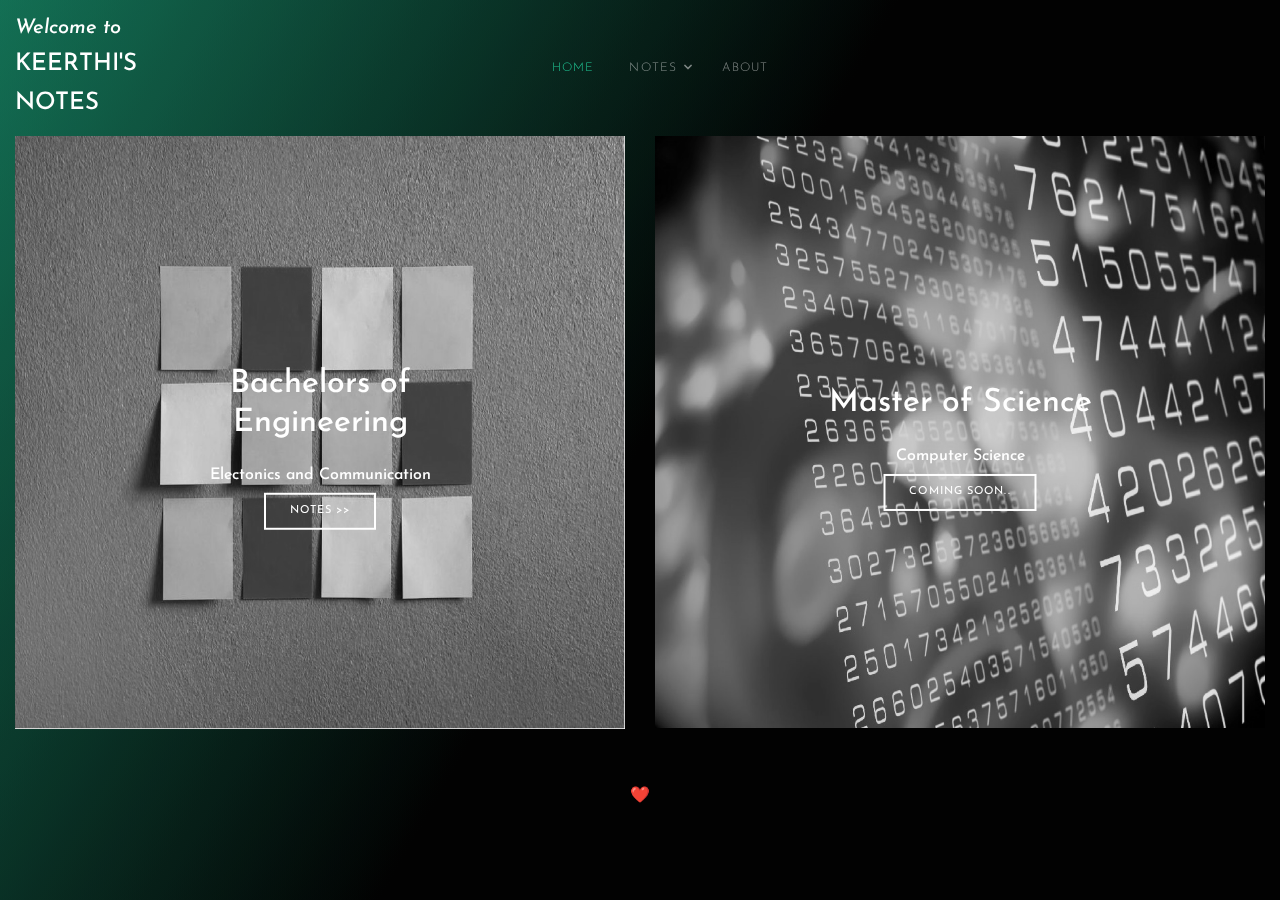
<file: templates/index.html>
<!DOCTYPE html>
<html lang="en">
<head>
 

  <title>Keerthi &natur; Notes</title>
  <meta charset="utf-8">
  <meta name="viewport" content="width=device-width, initial-scale=1, shrink-to-fit=no">
  <link href="/static/images/favicon.png" rel="icon">
  <link href="/static/images/apple-touch-icon.png" rel="apple-touch-icon">
  <link href="https://fonts.googleapis.com/css2?family=Josefin+Sans:wght@400;700&family=Roboto+Mono:wght@400;700&display=swap" rel="stylesheet">
  <link rel="stylesheet" href="/static/fonts/icomoon/style.css">

  <link rel="stylesheet" href="/static/css/bootstrap.min.css">
  <link rel="stylesheet" href="/static/css/magnific-popup.css">
  <link rel="stylesheet" href="/static/css/jquery-ui.css">
  <link rel="stylesheet" href="/static/css/owl.carousel.min.css">
  <link rel="stylesheet" href="/static/css/owl.theme.default.min.css">   

  <link rel="stylesheet" href="/static/css/bootstrap-datepicker.css">

  <link rel="stylesheet" href="/static/fonts/flaticon/font/flaticon.css">

  <link rel="stylesheet" href="/static/css/swiper.css">

  <link rel="stylesheet" href="/static/css/aos.css">

  <link rel="stylesheet" href="/static/css/style.css">

</head>
<body>
  
  
  <div class="site-wrap">
    
    <div class="site-mobile-menu">

      <div class="site-mobile-menu-header">
        <div class="site-mobile-menu-close mt-3">
          <span class="icon-close2 js-menu-toggle"></span>
          
        </div>
      </div>
      <div class="site-mobile-menu-body">
        <ul class="site-nav-wrap">
        </ul>
      </div>
    </div>
    <div class="bg"></div>
<div class="bg bg2"></div>
<div class="bg bg3"></div>
   

    <header class="site-navbar py-3" role="banner">

      <div class="container-fluid">
        
        <div class="row align-items-center">
          
          <div class="col-6 col-xl-2" data-aos="fade-down">
            <span class="text-white h5 mb-0"><em>Welcome to</em></span>
            <h2 class="mb-0"><a href="/" class="text-white h4 mb-0">KEERTHI'S NOTES</a></h2>
          </div>
          
          <div class="col-10 col-md-8 d-none d-xl-block" data-aos="fade-down">
            
            <nav class="site-navigation position-relative text-right text-lg-center" role="navigation">

              <ul class="site-menu js-clone-nav mx-auto d-none d-lg-block">
                <li class="active"><a href="/">Home</a></li>
                <li class="has-children">
                  <a href="#">Notes</a>
                  <ul class="dropdown">
                    <li class="has-children">
                      <a href="/BE">Bachelors of Engg <div><small style="font-size:x-small;">Electronics & Communication</small></div></a>
                      <ul class="dropdown">
                        <li><a href="/BE/3">3<sup>rd</sup> semester</a></li>
                        <li><a href="/BE/4">4<sup>th</sup> semester</a></li>
                        <li><a href="/BE/5">5<sup>th</sup> semester</a></li>
                        <li><a href="/BE/6">6<sup>th</sup> semester</a></li>
                        <li><a href="/BE/7">7<sup>th</sup> semester</a></li>
                        <li><a href="/BE/8">8<sup>th</sup> semester</a></li>
                      </ul>
                    </li>
                    <li class="has-children">
                      <a href="#">Masters of Science <div><small style="font-size:x-small;">Computer Science</small></div></a>
                      <ul class="dropdown">
                        <li><a href="#"><i>Coming Soon...</i></a></li>
                      </ul>
                    </li>
                  </ul>
                </li>
                <li><a href="/about">About</a></li>
              </ul>
            </nav>
          </div>
          <div class="col-6 col-xl-2 text-right aos-init aos-animate" data-aos="fade-down">
            <div class="d-inline-block d-xl-none ml-md-0 mr-auto py-3" style="position: relative; top: 3px;">
              <a href="#" class="site-menu-toggle js-menu-toggle text-green active">
                <span class="icon-menu h3"></span>
              </a>
            </div>

          </div>
        </div>
      </div>
      
    </header>

    

    <div class="container-fluid" data-aos="fade" data-aos-delay="500">
      <div class="row">
        <div class="col-lg-6">

          <div class="image-wrap-2">
            <div class="image-info">
              <h2 class="mb-4">Bachelors of Engineering</h2>
              <h6 class="text-white h6">Electonics and Communication</h6>
              <a href="/BE" class="btn btn-outline-white py-2 px-4">Notes >></a>
            </div>
            <img src="/static/images/BE-cover.jpg" alt="Image" class="img-fluid">
          </div>

        </div>
        <div class="col-lg-6">
          <div class="image-wrap-2">
            <div class="image-info">
              <h2 class="mb-4">Master of Science</h2>
              <h6 class="text-white h6">Computer Science</h6>
              <a href="#" class="btn btn-outline-white py-2 px-4">Coming Soon..</a>
            </div>
            <img src="/static/images/MS-cover.jpg" alt="Image" class="img-fluid">
          </div>
        </div>
      </div>
    </div>
    <div class="footer py-4">
      <div class="container-fluid text-center">
        <p>
          &#10084;
        </p>
      </div>
    </div>
    
    
  </div>
  

  <script src="/static/js/jquery-3.3.1.min.js"></script>
  <script src="/static/js/jquery-migrate-3.0.1.min.js"></script>
  <script src="/static/js/jquery-ui.js"></script>
  <script src="/static/js/popper.min.js"></script>
  <script src="/static/js/bootstrap.min.js"></script>
  <script src="/static/js/owl.carousel.min.js"></script>
  <script src="/static/js/jquery.stellar.min.js"></script>
  <script src="/static/js/jquery.countdown.min.js"></script>
  <script src="/static/js/jquery.magnific-popup.min.js"></script>
  <script src="/static/js/bootstrap-datepicker.min.js"></script>
  <script src="/static/js/swiper.min.js"></script>
  <script src="/static/js/aos.js"></script>

  <script src="/static/js/picturefill.min.js"></script>
  <script src="/static/js/jquery.mousewheel.min.js"></script>

  <script src="/static/js/main.js"></script>
  

</body>
</html>
</file>
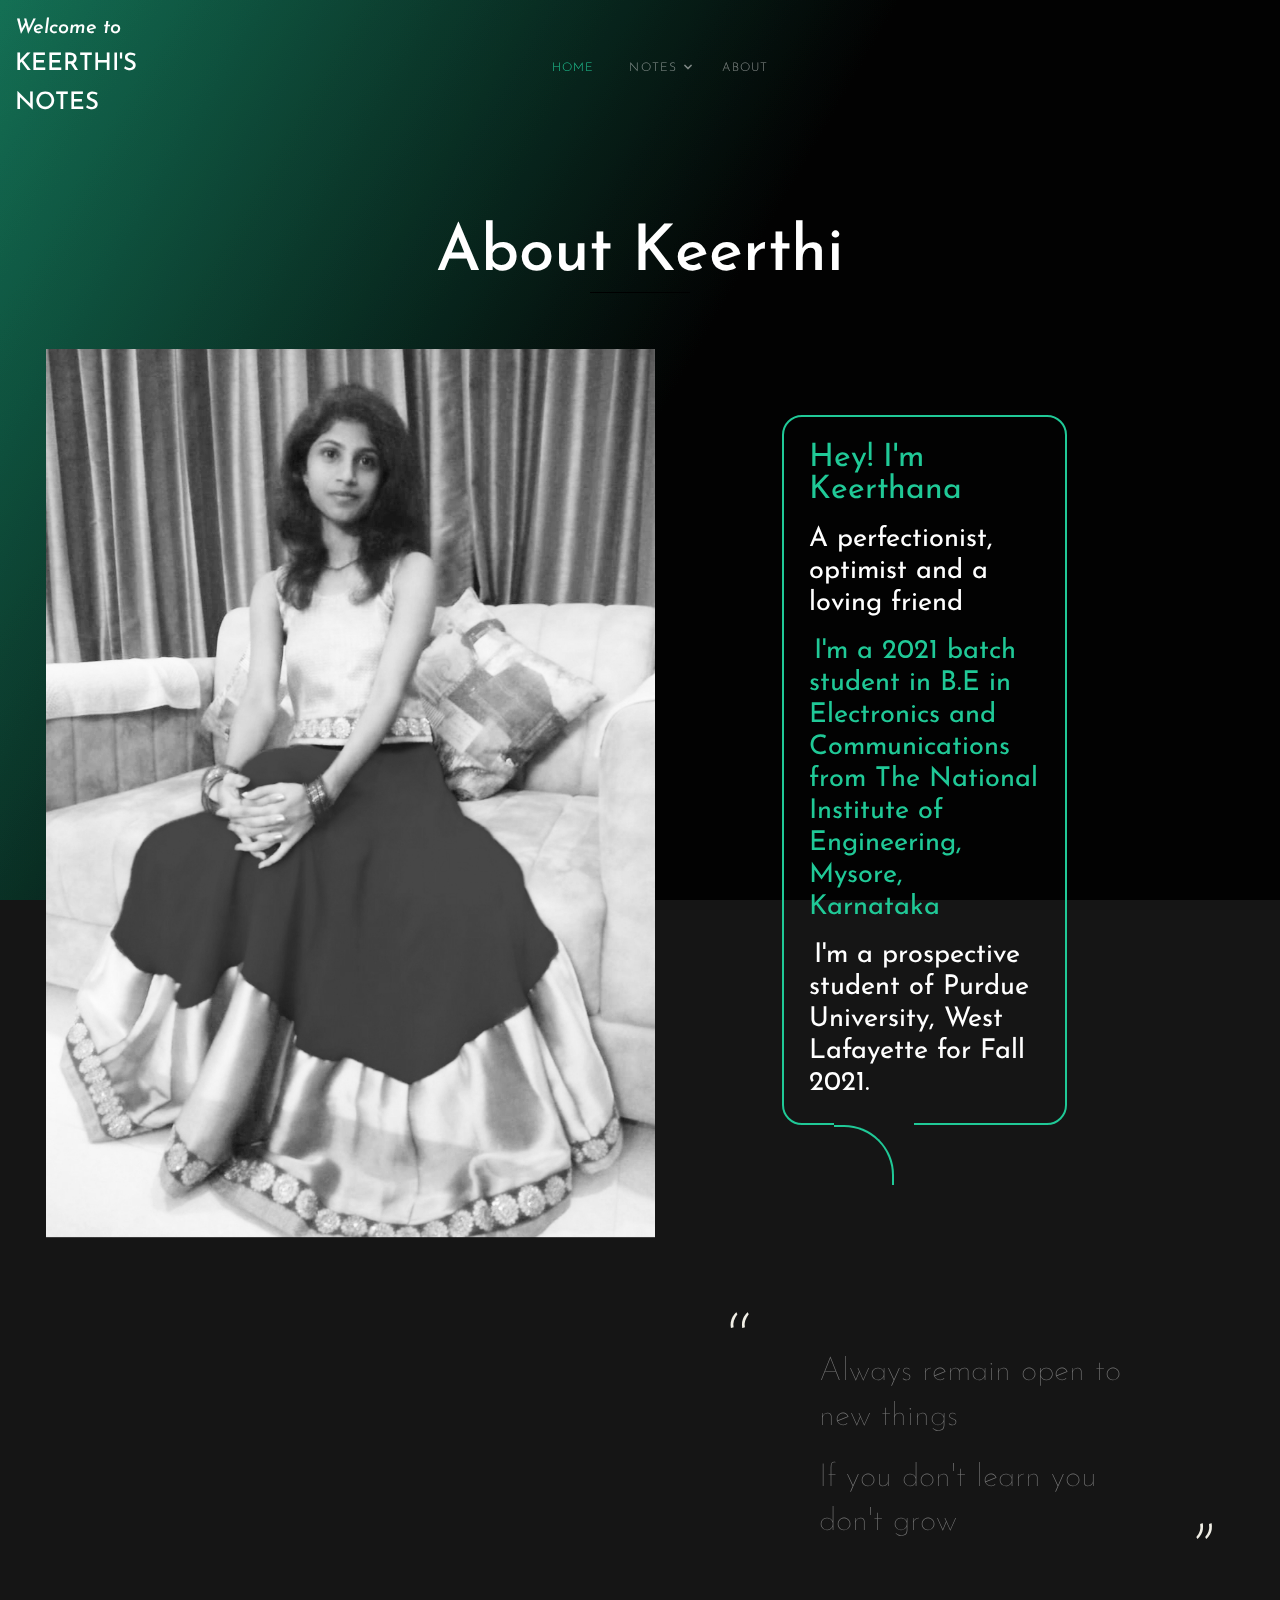
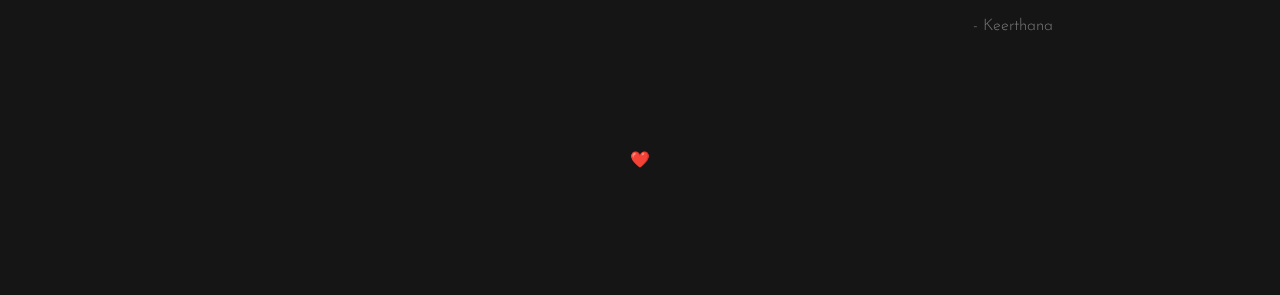
<file: templates/about.html>
<!DOCTYPE html>
<html lang="en">
<head>
  <title>Keerthi &natur; Notes | About</title>
  <meta charset="utf-8">
  <meta name="viewport" content="width=device-width, initial-scale=1, shrink-to-fit=no">
  <link href="/static/images/favicon.png" rel="icon">
  <link href="/static/images/apple-touch-icon.png" rel="apple-touch-icon">
  <link href="https://fonts.googleapis.com/css2?family=Josefin+Sans:wght@400;700&family=Roboto+Mono:wght@400;700&display=swap" rel="stylesheet">
  <link rel="stylesheet" href="/static/fonts/icomoon/style.css">

  <link rel="stylesheet" href="/static/css/bootstrap.min.css">
  <link rel="stylesheet" href="/static/css/magnific-popup.css">
  <link rel="stylesheet" href="/static/css/jquery-ui.css">
  <link rel="stylesheet" href="/static/css/owl.carousel.min.css">
  <link rel="stylesheet" href="/static/css/owl.theme.default.min.css">

  <link rel="stylesheet" href="/static/css/lightgallery.min.css">    

  <link rel="stylesheet" href="/static/css/bootstrap-datepicker.css">

  <link rel="stylesheet" href="/static/fonts/flaticon/font/flaticon.css">

  <link rel="stylesheet" href="/static/css/swiper.css">

  <link rel="stylesheet" href="/static/css/aos.css">

  <link rel="stylesheet" href="/static/css/style.css">

</head>
<body>

  <div class="site-wrap">

    <div class="site-mobile-menu">
      <div class="site-mobile-menu-header">
        <div class="site-mobile-menu-close mt-3">
          <span class="icon-close2 js-menu-toggle"></span>
        </div>
      </div>
      <div class="site-mobile-menu-body"></div>
    </div>
    <div class="bg"></div>
<div class="bg bg2"></div>
<div class="bg bg3"></div>

    <header class="site-navbar py-3" role="banner">

      <div class="container-fluid">
        
        <div class="row align-items-center">
          
          <div class="col-6 col-xl-2" data-aos="fade-down">
            <span class="text-white h5 mb-0"><em>Welcome to</em></span>
            <h2 class="mb-0"><a href="/" class="text-white h4 mb-0">KEERTHI'S NOTES</a></h2>
          </div>
          
          <div class="col-10 col-md-8 d-none d-xl-block" data-aos="fade-down">
            
            <nav class="site-navigation position-relative text-right text-lg-center" role="navigation">

              <ul class="site-menu js-clone-nav mx-auto d-none d-lg-block">
                <li class="active"><a href="/">Home</a></li>
                <li class="has-children">
                  <a href="#">Notes</a>
                  <ul class="dropdown">
                    <li class="has-children">
                      <a href="/BE">Bachelors of Engg <div><small style="font-size:x-small;">Electronics & Communication</small></div></a>
                      <ul class="dropdown">
                        <li><a href="/BE/3">3<sup>rd</sup> semester</a></li>
                        <li><a href="/BE/4">4<sup>th</sup> semester</a></li>
                        <li><a href="/BE/5">5<sup>th</sup> semester</a></li>
                        <li><a href="/BE/6">6<sup>th</sup> semester</a></li>
                        <li><a href="/BE/7">7<sup>th</sup> semester</a></li>
                        <li><a href="/BE/8">8<sup>th</sup> semester</a></li>
                      </ul>
                    </li>
                    <li class="has-children">
                      <a href="#">Masters of Science <div><small style="font-size:x-small;">Computer Science</small></div></a>
                      <ul class="dropdown">
                        <li><a href="#"><i>Coming Soon...</i></a></li>
                      </ul>
                    </li>
                  </ul>
                </li>
                <li><a href="/about">About</a></li>
              </ul>
            </nav>
          </div>
          <div class="col-6 col-xl-2 text-right aos-init aos-animate" data-aos="fade-down">
            <div class="d-inline-block d-xl-none ml-md-0 mr-auto py-3" style="position: relative; top: 3px;">
              <a href="#" class="site-menu-toggle js-menu-toggle text-green active">
                <span class="icon-menu h3"></span>
              </a>
            </div>

          </div>
        </div>
      </div>
      
    </header>



    <div class="site-section"  data-aos="fade">
      <div class="container-fluid">

        <div class="row justify-content-center">

          <div class="col-md-7">
            <div class="row mb-5">
              <div class="col-12 ">
                <h2 class="site-section-heading text-center">About Keerthi</h2>
              </div>
            </div>
          </div>

        </div>
        
        <div class="row mb-5">
          <div class="col-md-6">
            <img src="/static/images/Keerthi2.jpg" alt="Images" style="margin-left: 5%;" class="img-fluid keerthi-pic">
          </div>
          <div class="col-md-5 ml-auto">
            <div class="blockquote-wrapper">
              <div class="blockquote">
                <h3>
                  Hey! I'm Keerthana <span style="color:#ffffff"><p></p>A perfectionist, optimist and a loving friend</span><p></p>
                   <span style="color:#20c997">I'm a 2021 batch student in B.E in Electronics and Communications from The National Institute of Engineering, Mysore, Karnataka</span>
                   <p></p>
                   <span style="color:#ffffff">I'm a prospective student of Purdue University, West Lafayette for Fall 2021.</span>
                 </h3>
              </div>
            </div>
            <div class="blockquote1">Always remain open to new things<p></p> If you don't learn you don't grow</div>
          <div class="cite1">- Keerthana</div>
          </div>
        </div>
        

    <div class="footer py-4">
      <div class="container-fluid text-center">
        <p>
          &#10084;
        </p>
      </div>
    </div>
  </div>

  <script src="/static/js/jquery-3.3.1.min.js"></script>
  <script src="/static/js/jquery-migrate-3.0.1.min.js"></script>
  <script src="/static/js/jquery-ui.js"></script>
  <script src="/static/js/popper.min.js"></script>
  <script src="/static/js/bootstrap.min.js"></script>
  <script src="/static/js/owl.carousel.min.js"></script>
  <script src="/static/js/jquery.stellar.min.js"></script>
  <script src="/static/js/jquery.countdown.min.js"></script>
  <script src="/static/js/jquery.magnific-popup.min.js"></script>
  <script src="/static/js/bootstrap-datepicker.min.js"></script>
  <script src="/static/js/swiper.min.js"></script>
  <script src="/static/js/aos.js"></script>

  <script src="/static/js/picturefill.min.js"></script>
  <script src="/static/js/jquery.mousewheel.min.js"></script>

  <script src="/static/js/main.js"></script>
  

</body>
</html>
</file>
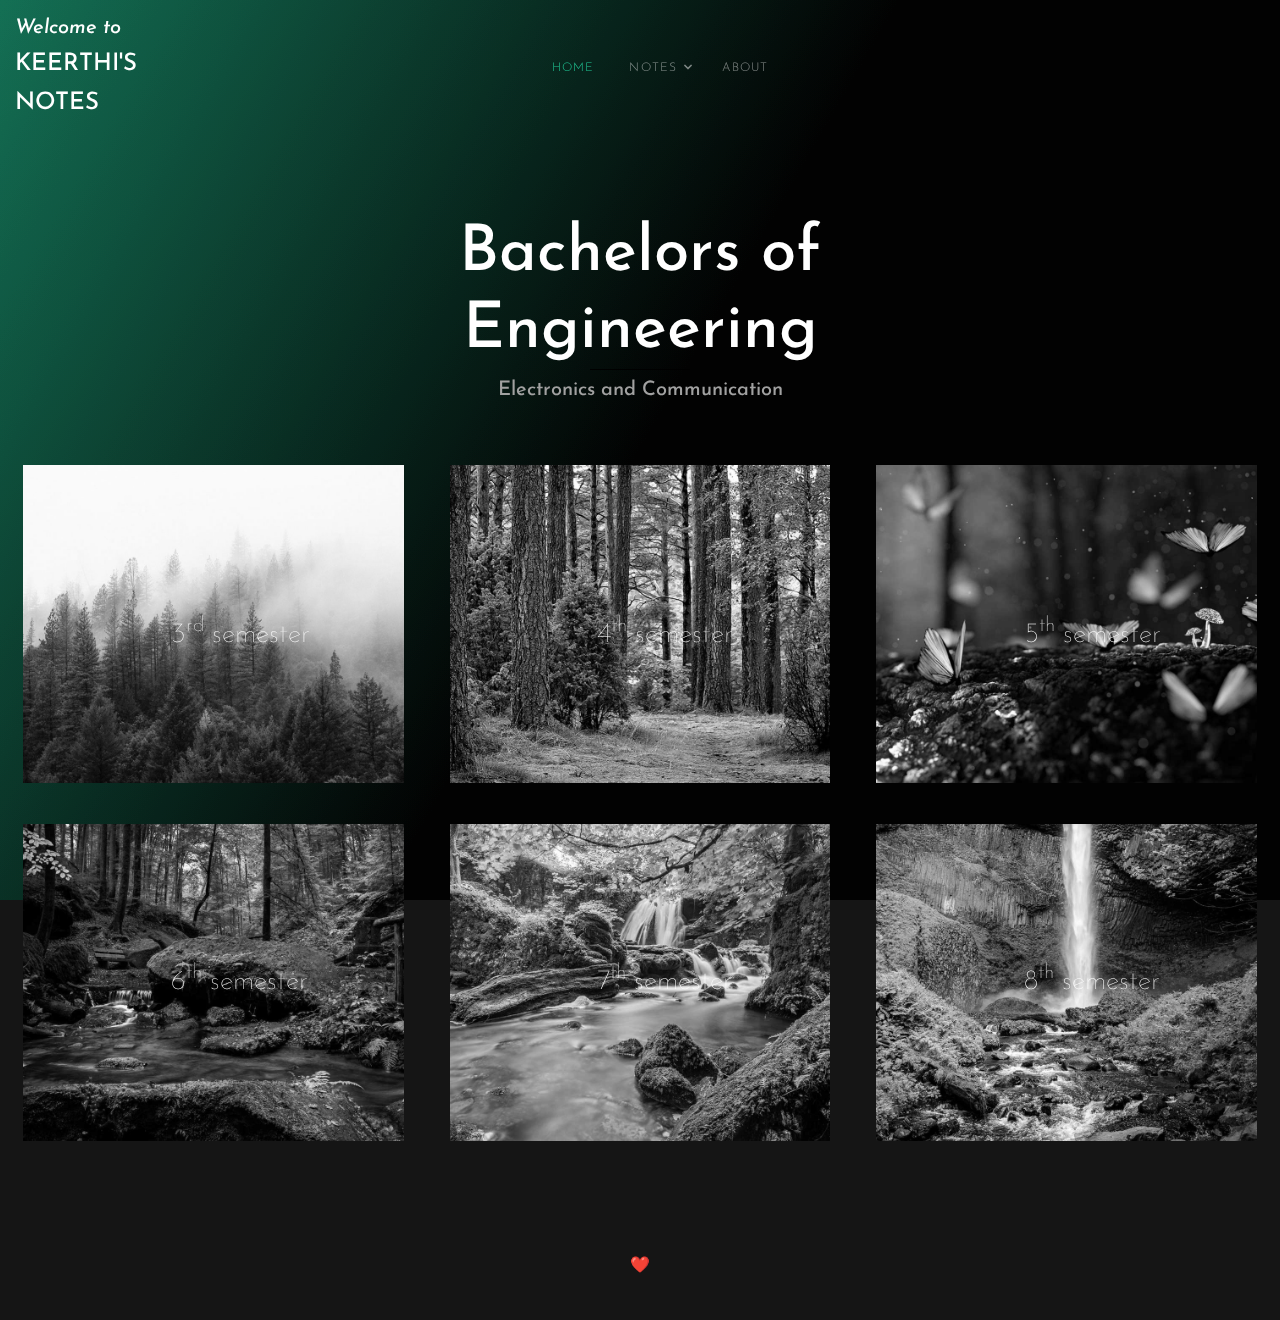
<file: templates/BE-main.html>
<!DOCTYPE html>
<html lang="en">
<head>
  <title>Keerthi &natur; Notes | B.E </title>
  <meta charset="utf-8">
  <meta name="viewport" content="width=device-width, initial-scale=1, shrink-to-fit=no">
  <link href="/static/images/favicon.png" rel="icon">
  <link href="/static/images/apple-touch-icon.png" rel="apple-touch-icon">
  <link href="https://fonts.googleapis.com/css2?family=Josefin+Sans:wght@400;700&family=Roboto+Mono:wght@400;700&display=swap" rel="stylesheet">
  <link rel="stylesheet" href="/static/fonts/icomoon/style.css">

  <link rel="stylesheet" href="/static/css/bootstrap.min.css">
  <link rel="stylesheet" href="/static/css/magnific-popup.css">
  <link rel="stylesheet" href="/static/css/jquery-ui.css">
  <link rel="stylesheet" href="/static/css/owl.carousel.min.css">
  <link rel="stylesheet" href="/static/css/owl.theme.default.min.css">   

  <link rel="stylesheet" href="/static/css/bootstrap-datepicker.css">

  <link rel="stylesheet" href="/static/fonts/flaticon/font/flaticon.css">

  <link rel="stylesheet" href="/static/css/swiper.css">

  <link rel="stylesheet" href="/static/css/aos.css">

  <link rel="stylesheet" href="/static/css/style.css">

</head>
<body>

  <div class="site-wrap">

    <div class="site-mobile-menu">
      <div class="site-mobile-menu-header">
        <div class="site-mobile-menu-close mt-3">
          <span class="icon-close2 js-menu-toggle"></span>
        </div>
      </div>
      <div class="site-mobile-menu-body"></div>
    </div>
    <div class="bg"></div>
<div class="bg bg2"></div>
<div class="bg bg3"></div>


    <header class="site-navbar py-3" role="banner">

      <div class="container-fluid">
        
        <div class="row align-items-center">
          
          <div class="col-6 col-xl-2" data-aos="fade-down">
            <span class="text-white h5 mb-0"><em>Welcome to</em></span>
            <h2 class="mb-0"><a href="/" class="text-white h4 mb-0">KEERTHI'S NOTES</a></h2>
          </div>
          
          <div class="col-10 col-md-8 d-none d-xl-block" data-aos="fade-down">
            
            <nav class="site-navigation position-relative text-right text-lg-center" role="navigation">

              <ul class="site-menu js-clone-nav mx-auto d-none d-lg-block">
                <li class="active"><a href="/">Home</a></li>
                <li class="has-children">
                  <a href="#">Notes</a>
                  <ul class="dropdown">
                    <li class="has-children">
                      <a href="/BE">Bachelors of Engg <div><small style="font-size:x-small;">Electronics & Communication</small></div></a>
                      <ul class="dropdown">
                        <li><a href="/BE/3">3<sup>rd</sup> semester</a></li>
                        <li><a href="/BE/4">4<sup>th</sup> semester</a></li>
                        <li><a href="/BE/5">5<sup>th</sup> semester</a></li>
                        <li><a href="/BE/6">6<sup>th</sup> semester</a></li>
                        <li><a href="/BE/7">7<sup>th</sup> semester</a></li>
                        <li><a href="/BE/8">8<sup>th</sup> semester</a></li>
                      </ul>
                    </li>
                    <li class="has-children">
                      <a href="#">Masters of Science <div><small style="font-size:x-small;">Computer Science</small></div></a>
                      <ul class="dropdown">
                        <li><a href="#"><i>Coming Soon...</i></a></li>
                      </ul>
                    </li>
                  </ul>
                </li>
                <li><a href="/about">About</a></li>
              </ul>
            </nav>
          </div>
          <div class="col-6 col-xl-2 text-right aos-init aos-animate" data-aos="fade-down">
            <div class="d-inline-block d-xl-none ml-md-0 mr-auto py-3" style="position: relative; top: 3px;">
              <a href="#" class="site-menu-toggle js-menu-toggle text-green active">
                <span class="icon-menu h3"></span>
              </a>
            </div>

          </div>
        </div>
      </div>
      
    </header>



    <div class="site-section"  data-aos="fade">
      <div class="container-fluid">

        <div class="row justify-content-center">

          <div class="col-md-7">
            <div class="row mb-5">
              <div class="col-12 ">
                <h3 class="site-section-heading text-center">Bachelors of Engineering</h3>
                <h5 class="text-center" style="color:#a1a1a1;">Electronics and Communication</h5>
              </div>
            </div>
          </div>

        </div>
        <div class="row">
          <div class="col-sm-6 col-md-4 col-lg-3 col-xl-4" onclick="location.href='/BE/3'">
            <img src="/static/images/nature_small_1.jpg" alt="IMage" class="img-fluid" style="padding: 2%;">
            <h3 style="position: absolute;left: 40%;top: 45%;font-weight:100;color: white;" class="mb-0">3<sup>rd</sup> semester</h3>
          </div>
          <div class="col-sm-6 col-md-4 col-lg-3 col-xl-4 item" onclick="location.href='/BE/4'">
            <img src="/static/images/nature_small_2.jpg" alt="IMage" class="img-fluid" style="padding: 2%;">
            <h3 style="position: absolute;left: 40%;top: 45%;font-weight:100;color: white;" class="mb-0">4<sup>th</sup> semester</h3>
          </div>
          <div class="col-sm-6 col-md-4 col-lg-3 col-xl-4 item" onclick="location.href='/BE/5'">
            <img src="/static/images/nature_small_3.jpg" alt="IMage" class="img-fluid" style="padding: 2%;">
            <h3 style="position: absolute;left: 40%;top: 45%;font-weight:100;color: white;" class="mb-0">5<sup>th</sup> semester</h3>
          </div> <div style="margin-bottom: 28%;"></div>
          <div class="col-sm-6 col-md-4 col-lg-3 col-xl-4 item" onclick="location.href='/BE/6'">
            <img src="/static/images/nature_small_4.jpg" alt="IMage" class="img-fluid" style="padding: 2%;">
            <h3 style="position: absolute;left: 40%;top: 45%;font-weight:100;color: white;" class="mb-0">6<sup>th</sup> semester</h3>
          </div>
          <div class="col-sm-6 col-md-4 col-lg-3 col-xl-4 item" onclick="location.href='/BE/7'">
            <img src="/static/images/nature_small_5.jpg" alt="IMage" class="img-fluid" style="padding: 2%;">
            <h3 style="position: absolute;left: 40%;top: 45%;font-weight:100;color: white;" class="mb-0">7<sup>th</sup> semester</h3>
          </div>
          <div class="col-sm-6 col-md-4 col-lg-3 col-xl-4 item" onclick="location.href='/BE/8'">
            <img src="/static/images/nature_small_6.jpg" alt="IMage" class="img-fluid" style="padding: 2%;">
            <h3 style="position: absolute;left: 40%;top: 45%;font-weight:100;color: white;" class="mb-0">8<sup>th</sup> semester</h3>
          </div>

        </div>
      </div>
    </div>

    <div class="footer py-4">
      <div class="container-fluid text-center">
        <p>
          &#10084;
        </p>
      </div>
    </div>

    

    
    
  </div>

  <script src="/static/js/jquery-3.3.1.min.js"></script>
  <script src="/static/js/jquery-migrate-3.0.1.min.js"></script>
  <script src="/static/js/jquery-ui.js"></script>
  <script src="/static/js/popper.min.js"></script>
  <script src="/static/js/bootstrap.min.js"></script>
  <script src="/static/js/owl.carousel.min.js"></script>
  <script src="/static/js/jquery.stellar.min.js"></script>
  <script src="/static/js/jquery.countdown.min.js"></script>
  <script src="/static/js/jquery.magnific-popup.min.js"></script>
  <script src="/static/js/bootstrap-datepicker.min.js"></script>
  <script src="/static/js/swiper.min.js"></script>
  <script src="/static/js/aos.js"></script>

  <script src="/static/js/picturefill.min.js"></script>
  <script src="/static/js/jquery.mousewheel.min.js"></script>

  <script src="/static/js/main.js"></script>
  

</body>
</html>
</file>
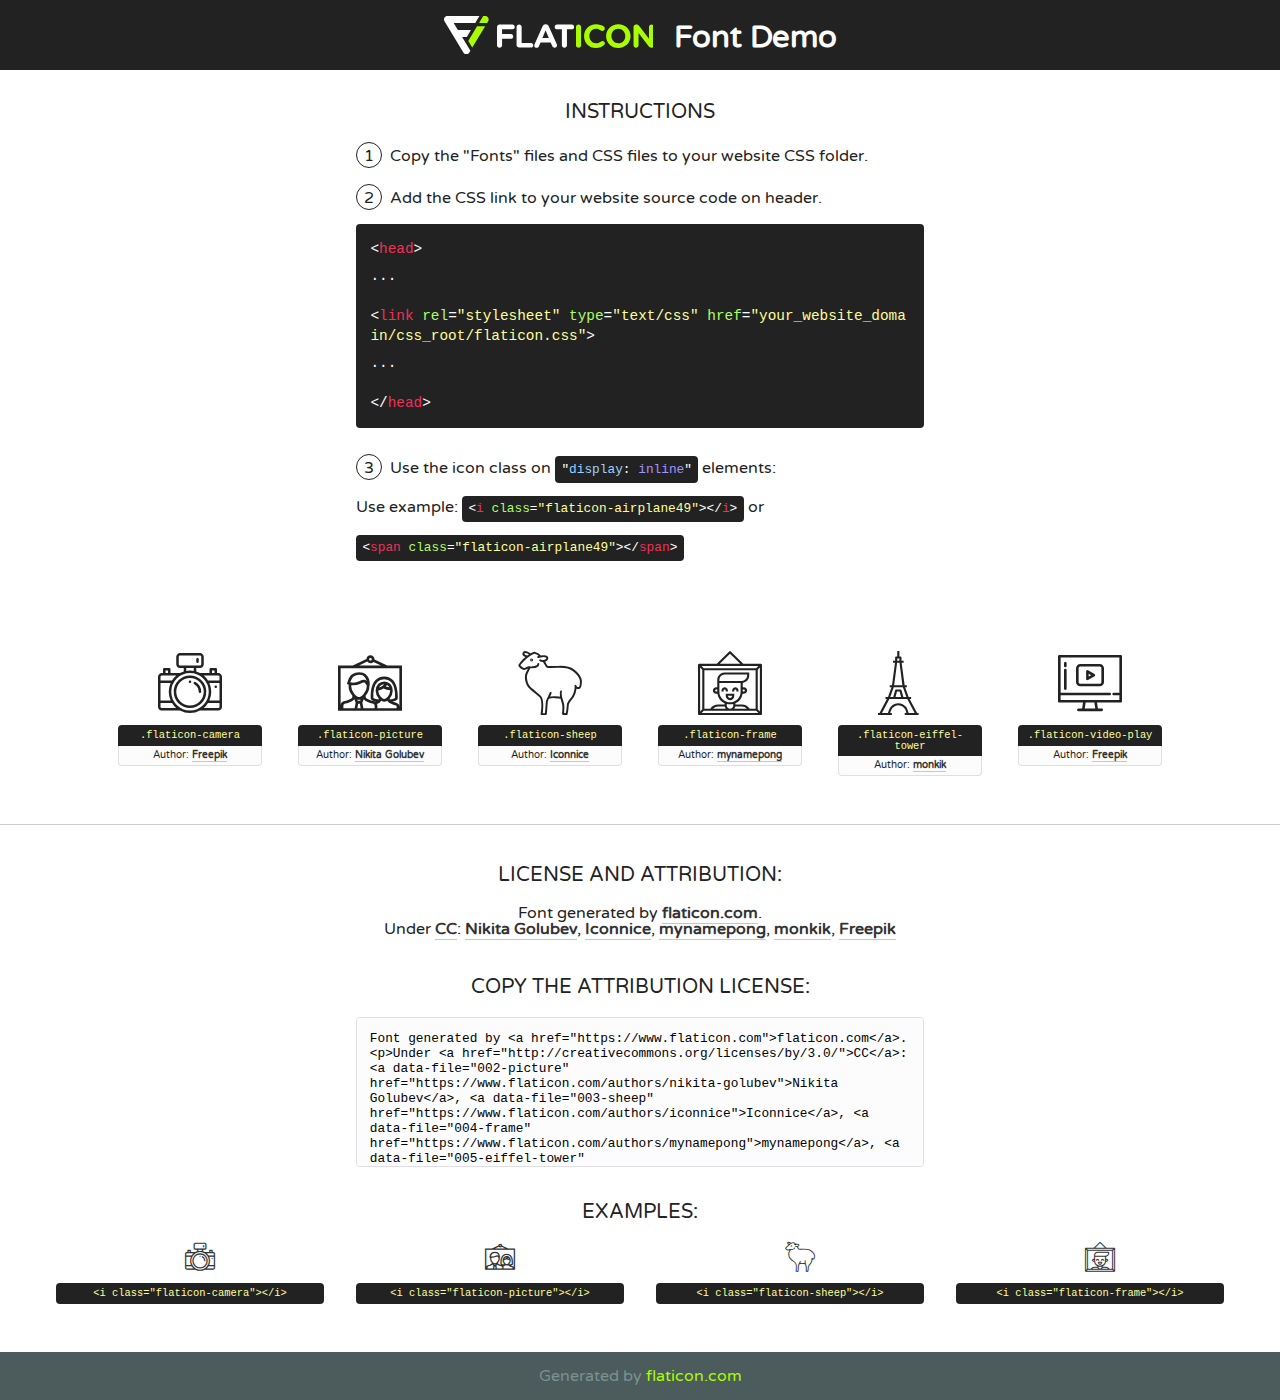
<file: static/fonts/flaticon/font/flaticon.html>
<!DOCTYPE html>
<!--
  Flaticon icon font: Flaticon
  Creation date: 07/12/2018 03:18
-->
<html>
<!DOCTYPE html>
<html>

<head>
    <title>Flaticon WebFont</title>
    <link href="http://fonts.googleapis.com/css?family=Varela+Round" rel="stylesheet" type="text/css" />
    <link rel="stylesheet" type="text/css" href="flaticon.css">
    <meta charset="UTF-8">
    <style>
    html, body, div, span, applet, object, iframe,
    h1, h2, h3, h4, h5, h6, p, blockquote, pre,
    a, abbr, acronym, address, big, cite, code,
    del, dfn, em, img, ins, kbd, q, s, samp,
    small, strike, strong, sub, sup, tt, var,
    b, u, i, center,
    dl, dt, dd, ol, ul, li,
    fieldset, form, label, legend,
    table, caption, tbody, tfoot, thead, tr, th, td,
    article, aside, canvas, details, embed, 
    figure, figcaption, footer, header, hgroup, 
    menu, nav, output, ruby, section, summary,
    time, mark, audio, video {
        margin: 0;
        padding: 0;
        border: 0;
        font-size: 100%;
        font: inherit;
        vertical-align: baseline;
    }
    /* HTML5 display-role reset for older browsers */
    article, aside, details, figcaption, figure, 
    footer, header, hgroup, menu, nav, section {
        display: block;
    }
    body {
        line-height: 1;
    }
    ol, ul {
        list-style: none;
    }
    blockquote, q {
        quotes: none;
    }
    blockquote:before, blockquote:after,
    q:before, q:after {
        content: '';
        content: none;
    }
    table {
        border-collapse: collapse;
        border-spacing: 0;
    }
    body {
        font-family: 'Varela Round', Helvetica, Arial, sans-serif;
        font-size: 16px;
        color: #222;
    }
    a {
        color: #333;
        border-bottom: 1px solid #a9fd00;
        font-weight: bold;
        text-decoration: none;
    }
    * {
        -moz-box-sizing: border-box;
        -webkit-box-sizing: border-box;
        box-sizing: border-box;
        margin: 0;
        padding: 0;
    }
    [class^="flaticon-"]:before, [class*=" flaticon-"]:before, [class^="flaticon-"]:after, [class*=" flaticon-"]:after {
        font-family: Flaticon;
        font-size: 30px;
        font-style: normal;
        margin-left: 20px;
        color: #333;
    }
    .wrapper {
        max-width: 600px;
        margin: auto;
        padding: 0 1em;
    }
    .title {
        font-size: 1.25em;
        text-align: center;
        margin-bottom: 1em;
        text-transform: uppercase;
    }
    header {
        text-align: center;
        background-color: #222;
        color: #fff;
        padding: 1em;
    }
    header .logo {
        width: 210px;
        height: 38px;
        display: inline-block;
        vertical-align: middle;
        margin-right: 1em;
        border: none;
    }
    header strong {
        font-size: 1.95em;
        font-weight: bold;
        vertical-align: middle;
        margin-top: 5px;
        display: inline-block;
    }
    .demo {
        margin: 2em auto;
        line-height: 1.25em;
    }
    .demo ul li {
        margin-bottom: 1em;
    }
    .demo ul li .num {
        color: #222;
        border-radius: 20px;
        display: inline-block;
        width: 26px;
        padding: 3px;
        height: 26px;
        text-align: center;
        margin-right: 0.5em;
        border: 1px solid #222;
    }
    .demo ul li code {
        background-color: #222;
        border-radius: 4px;
        padding: 0.25em 0.5em;
        display: inline-block;
        color: #fff;
        font-family: Consolas,Monaco,Lucida Console,Liberation Mono,DejaVu Sans Mono,Bitstream Vera Sans Mono,Courier New, monospace;
        font-weight: lighter;
        margin-top: 1em;
        font-size: 0.8em;
        word-break: break-all;
    }
    .demo ul li code.big {
        padding: 1em;
        font-size: 0.9em;
    }
    .demo ul li code .red {
        color: #EF3159;
    }
    .demo ul li code .green {
        color: #ACFF65;
    }
    .demo ul li code .yellow {
        color: #FFFF99;
    }
    .demo ul li code .blue {
        color: #99D3FF;
    }
    .demo ul li code .purple {
        color: #A295FF;
    }
    .demo ul li code .dots {
        margin-top: 0.5em;
        display: block;
    }
    #glyphs {
        border-bottom: 1px solid #ccc;
        padding: 2em 0;
        text-align: center;
    }
    .glyph {
        display: inline-block;
        width: 9em;
        margin: 1em;
        text-align: center;
        vertical-align: top;
        background: #FFF;
    }
    .glyph .glyph-icon {
        padding: 10px;
        display: block;
        font-family:"Flaticon";
        font-size: 64px;
        line-height: 1;
    }
    .glyph .glyph-icon:before {
        font-size: 64px;
        color: #222;
        margin-left: 0;
    }
    .class-name {
        font-size: 0.65em;
        background-color: #222;
        color: #fff;
        border-radius: 4px 4px 0 0;
        padding: 0.5em;
        color: #FFFF99;
        font-family: Consolas,Monaco,Lucida Console,Liberation Mono,DejaVu Sans Mono,Bitstream Vera Sans Mono,Courier New, monospace;
    }
    .author-name {
        font-size: 0.6em;
        background-color: #fcfcfd;
        border: 1px solid #DEDEE4;
        border-top: 0;
        border-radius: 0 0 4px 4px;
        padding: 0.5em;
    }
    .class-name:last-child {
        font-size: 10px;
        color:#888;
    }
    .class-name:last-child a {
        font-size: 10px;
        color:#555;
    }
    .class-name:last-child a:hover {
        color:#a9fd00;
    }
    .glyph > input {
        display: block;
        width: 100px;
        margin: 5px auto;
        text-align: center;
        font-size: 12px;
        cursor: text;
    }
    .glyph > input.icon-input {
        font-family:"Flaticon";
        font-size: 16px;
        margin-bottom: 10px;
    }
    .attribution .title {
        margin-top: 2em;
    }
    .attribution textarea {
        background-color: #fcfcfd;
        padding: 1em;
        border: none;
        box-shadow: none;
        border: 1px solid #DEDEE4;
        border-radius: 4px;
        resize: none;
        width: 100%;
        height: 150px;
        font-size: 0.8em;
        font-family: Consolas,Monaco,Lucida Console,Liberation Mono,DejaVu Sans Mono,Bitstream Vera Sans Mono,Courier New, monospace;
        -webkit-appearance: none;
    }
    .iconsuse {
        margin: 2em auto;
        text-align: center;
        max-width: 1200px;
    }
    .iconsuse:after {
        content: '';
        display: table;
        clear: both;
    }
    .iconsuse .image {
        float: left;
        width: 25%;
        padding: 0 1em;
    }
    .iconsuse .image p {
        margin-bottom: 1em;
    }
    .iconsuse .image span {
        display: block;
        font-size: 0.65em;
        background-color: #222;
        color: #fff;
        border-radius: 4px;
        padding: 0.5em;
        color: #FFFF99;
        margin-top: 1em;
        font-family: Consolas,Monaco,Lucida Console,Liberation Mono,DejaVu Sans Mono,Bitstream Vera Sans Mono,Courier New, monospace;
    }
    #footer {
        text-align: center;
        background-color: #4C5B5C;
        color: #7c9192;
        padding: 1em;
    }
    #footer a {
        border: none;
        color: #a9fd00;
        font-weight: normal;
    }
    @media (max-width: 960px) {
        .iconsuse .image {
            width: 50%;
        }
    }
    @media (max-width: 560px) {
        .iconsuse .image {
            width: 100%;
        }
    }
    </style>
</head>

<body class="characters-off">

    <header>
        <a href="https://www.flaticon.com" target="_blank" class="logo">
            <svg version="1.1" xmlns="http://www.w3.org/2000/svg" xmlns:xlink="http://www.w3.org/1999/xlink" xmlns:a="http://ns.adobe.com/AdobeSVGViewerExtensions/3.0/" viewBox="0 0 560.875 102.036" enable-background="new 0 0 560.875 102.036" xml:space="preserve">
                <defs>
                </defs>
                <g>
                    <g class="letters">
                        <path fill="#ffffff" d="M141.596,29.675c0-3.777,2.985-6.767,6.764-6.767h34.438c3.426,0,6.15,2.728,6.15,6.15
                        c0,3.43-2.724,6.149-6.15,6.149h-27.674v13.091h23.719c3.429,0,6.151,2.724,6.151,6.15c0,3.43-2.723,6.149-6.151,6.149h-23.719
                        v17.574c0,3.773-2.986,6.761-6.764,6.761c-3.779,0-6.764-2.989-6.764-6.761V29.675z"></path>
                        <path fill="#ffffff" d="M193.844,29.149c0-3.781,2.985-6.767,6.764-6.767c3.776,0,6.763,2.985,6.763,6.767v42.957h25.039
                        c3.426,0,6.149,2.726,6.149,6.153c0,3.425-2.723,6.15-6.149,6.15h-31.802c-3.779,0-6.764-2.986-6.764-6.768V29.149z"></path>
                        <path fill="#ffffff" d="M241.891,75.71l21.438-48.407c1.492-3.341,4.215-5.357,7.906-5.357h0.792
                        c3.686,0,6.323,2.017,7.815,5.357l21.439,48.407c0.436,0.967,0.701,1.845,0.701,2.723c0,3.602-2.809,6.501-6.414,6.501
                        c-3.161,0-5.269-1.845-6.499-4.655l-4.132-9.661h-27.059l-4.301,10.102c-1.144,2.631-3.426,4.214-6.237,4.214
                        c-3.517,0-6.24-2.81-6.24-6.325C241.1,77.64,241.451,76.677,241.891,75.71z M279.932,58.666l-8.521-20.297l-8.526,20.297H279.932
                        z"></path>
                        <path fill="#ffffff" d="M314.864,35.387H301.86c-3.429,0-6.239-2.813-6.239-6.238c0-3.429,2.811-6.24,6.239-6.24h39.533
                        c3.426,0,6.237,2.811,6.237,6.24c0,3.425-2.811,6.238-6.237,6.238h-13.001v42.785c0,3.773-2.99,6.761-6.764,6.761
                        c-3.779,0-6.764-2.989-6.764-6.761V35.387z"></path>
                        <path fill="#A9FD00" d="M352.615,29.149c0-3.781,2.985-6.767,6.767-6.767c3.774,0,6.761,2.985,6.761,6.767v49.024
                        c0,3.773-2.987,6.761-6.761,6.761c-3.781,0-6.767-2.989-6.767-6.761V29.149z"></path>
                        <path fill="#A9FD00" d="M374.132,53.836v-0.179c0-17.481,13.178-31.801,32.065-31.801c9.22,0,15.459,2.458,20.557,6.238
                        c1.402,1.054,2.637,2.985,2.637,5.357c0,3.692-2.985,6.59-6.681,6.59c-1.845,0-3.071-0.702-4.044-1.319
                        c-3.776-2.813-7.729-4.393-12.562-4.393c-10.364,0-17.831,8.611-17.831,19.154v0.173c0,10.542,7.291,19.329,17.831,19.329
                        c5.715,0,9.492-1.756,13.359-4.834c1.049-0.874,2.458-1.491,4.039-1.491c3.429,0,6.325,2.813,6.325,6.236
                        c0,2.106-1.056,3.78-2.282,4.834c-5.539,4.834-12.036,7.733-21.878,7.733C387.572,85.464,374.132,71.493,374.132,53.836z"></path>
                        <path fill="#A9FD00" d="M433.009,53.836v-0.179c0-17.481,13.79-31.801,32.766-31.801c18.981,0,32.592,14.143,32.592,31.628v0.173
                        c0,17.483-13.785,31.807-32.769,31.807C446.625,85.464,433.009,71.32,433.009,53.836z M484.224,53.836v-0.179
                        c0-10.539-7.725-19.326-18.626-19.326c-10.893,0-18.449,8.611-18.449,19.154v0.173c0,10.542,7.73,19.329,18.626,19.329
                        C476.676,72.986,484.224,64.378,484.224,53.836z"></path>
                        <path fill="#A9FD00" d="M506.233,29.321c0-3.774,2.99-6.763,6.767-6.763h1.401c3.252,0,5.183,1.583,7.029,3.953l26.093,34.265
                        V29.059c0-3.692,2.99-6.677,6.681-6.677c3.683,0,6.671,2.985,6.671,6.677v48.934c0,3.78-2.987,6.765-6.764,6.765h-0.436
                        c-3.257,0-5.188-1.581-7.034-3.953l-27.056-35.492v32.944c0,3.687-2.985,6.676-6.678,6.676c-3.683,0-6.673-2.989-6.673-6.676
                        V29.321z"></path>
                    </g>
                    <g class="insignia">
                        <path fill="#ffffff" d="M48.372,56.137h12.517l11.156-18.537H37.186L25.688,18.539h57.825L94.668,0H9.271
                        C5.925,0,2.842,1.801,1.198,4.716c-1.644,2.907-1.593,6.482,0.134,9.343l50.38,83.501c1.678,2.781,4.689,4.476,7.938,4.476
                        c3.246,0,6.257-1.695,7.935-4.476l2.898-4.804L48.372,56.137z"></path>
                        <g class="i">
                            <path fill="#A9FD00" d="M93.575,18.539h0.031v0.004l21.652,0.004l2.705-4.488c1.727-2.861,1.778-6.436,0.133-9.343
                            C116.454,1.801,113.371,0,110.026,0h-5.294L93.575,18.539z"></path>
                            <polygon fill="#A9FD00" points="88.291,27.356 64.725,66.486 75.519,84.404 109.942,27.356"></polygon>
                        </g>
                    </g>
                </g>
            </svg>
        </a>
        <strong>Font Demo</strong>
    </header>


    <section class="demo wrapper">

        <p class="title">Instructions</p>

        <ul>
            <li>
                <span class="num">1</span>Copy the "Fonts" files and CSS files to your website CSS folder.
            </li>
            <li>
                <span class="num">2</span>Add the CSS link to your website source code on header.
                <code class="big">
                    &lt;<span class="red">head</span>&gt;
                    <br/><span class="dots">...</span>
                    <br/>&lt;<span class="red">link</span> <span class="green">rel</span>=<span class="yellow">"stylesheet"</span> <span class="green">type</span>=<span class="yellow">"text/css"</span> <span class="green">href</span>=<span class="yellow">"your_website_domain/css_root/flaticon.css"</span>&gt;
                    <br/><span class="dots">...</span>
                    <br/>&lt;/<span class="red">head</span>&gt;
                </code>
            </li>

            <li>
                <p>
                    <span class="num">3</span>Use the icon class on <code>"<span class="blue">display</span>:<span class="purple"> inline</span>"</code> elements:
                    <br />
                    Use example: <code>&lt;<span class="red">i</span> <span class="green">class</span>=<span class="yellow">&quot;flaticon-airplane49&quot;</span>&gt;&lt;/<span class="red">i</span>&gt;</code> or <code>&lt;<span class="red">span</span> <span class="green">class</span>=<span class="yellow">&quot;flaticon-airplane49&quot;</span>&gt;&lt;/<span class="red">span</span>&gt;</code>
            </li>
        </ul>

    </section>




   <section id="glyphs">          
    
      
        <div class="glyph"><div class="glyph-icon flaticon-camera"></div>
            <div class="class-name">.flaticon-camera</div>
            <div class="author-name">Author: <a data-file="001-camera" href="http://www.freepik.com">Freepik</a> </div> 
        </div>        
        
        <div class="glyph"><div class="glyph-icon flaticon-picture"></div>
            <div class="class-name">.flaticon-picture</div>
            <div class="author-name">Author: <a data-file="002-picture" href="https://www.flaticon.com/authors/nikita-golubev">Nikita Golubev</a> </div> 
        </div>        
        
        <div class="glyph"><div class="glyph-icon flaticon-sheep"></div>
            <div class="class-name">.flaticon-sheep</div>
            <div class="author-name">Author: <a data-file="003-sheep" href="https://www.flaticon.com/authors/iconnice">Iconnice</a> </div> 
        </div>        
        
        <div class="glyph"><div class="glyph-icon flaticon-frame"></div>
            <div class="class-name">.flaticon-frame</div>
            <div class="author-name">Author: <a data-file="004-frame" href="https://www.flaticon.com/authors/mynamepong">mynamepong</a> </div> 
        </div>        
        
        <div class="glyph"><div class="glyph-icon flaticon-eiffel-tower"></div>
            <div class="class-name">.flaticon-eiffel-tower</div>
            <div class="author-name">Author: <a data-file="005-eiffel-tower" href="https://www.flaticon.com/authors/monkik">monkik</a> </div> 
        </div>        
        
        <div class="glyph"><div class="glyph-icon flaticon-video-play"></div>
            <div class="class-name">.flaticon-video-play</div>
            <div class="author-name">Author: <a data-file="006-video-play" href="http://www.freepik.com">Freepik</a> </div> 
        </div>        
        

    </section>



    <section class="attribution wrapper"   style="text-align:center;">

      <div class="title">License and attribution:</div><div class="attrDiv">Font generated by <a href="https://www.flaticon.com">flaticon.com</a>. <div><p>Under <a href="http://creativecommons.org/licenses/by/3.0/">CC</a>: <a data-file="002-picture" href="https://www.flaticon.com/authors/nikita-golubev">Nikita Golubev</a>, <a data-file="003-sheep" href="https://www.flaticon.com/authors/iconnice">Iconnice</a>, <a data-file="004-frame" href="https://www.flaticon.com/authors/mynamepong">mynamepong</a>, <a data-file="005-eiffel-tower" href="https://www.flaticon.com/authors/monkik">monkik</a>, <a data-file="001-camera" href="http://www.freepik.com">Freepik</a></p>  </div>
      </div>
      <div class="title">Copy the Attribution License:</div>

    <textarea onclick="this.focus();this.select();">Font generated by &lt;a href=&quot;https://www.flaticon.com&quot;&gt;flaticon.com&lt;/a&gt;. <p>Under <a href="http://creativecommons.org/licenses/by/3.0/">CC</a>: <a data-file="002-picture" href="https://www.flaticon.com/authors/nikita-golubev">Nikita Golubev</a>, <a data-file="003-sheep" href="https://www.flaticon.com/authors/iconnice">Iconnice</a>, <a data-file="004-frame" href="https://www.flaticon.com/authors/mynamepong">mynamepong</a>, <a data-file="005-eiffel-tower" href="https://www.flaticon.com/authors/monkik">monkik</a>, <a data-file="001-camera" href="http://www.freepik.com">Freepik</a></p>  
     </textarea>

    </section>

    <section class="iconsuse">

          <div class="title">Examples:</div>            
             
            <div class="image">
                <p>
                    <i class="glyph-icon flaticon-camera"></i> 
                    <span>&lt;i class=&quot;flaticon-camera&quot;&gt;&lt;/i&gt;</span>
                </p>
            </div>
            
            <div class="image">
                <p>
                    <i class="glyph-icon flaticon-picture"></i> 
                    <span>&lt;i class=&quot;flaticon-picture&quot;&gt;&lt;/i&gt;</span>
                </p>
            </div>
            
            <div class="image">
                <p>
                    <i class="glyph-icon flaticon-sheep"></i> 
                    <span>&lt;i class=&quot;flaticon-sheep&quot;&gt;&lt;/i&gt;</span>
                </p>
            </div>
            
            <div class="image">
                <p>
                    <i class="glyph-icon flaticon-frame"></i> 
                    <span>&lt;i class=&quot;flaticon-frame&quot;&gt;&lt;/i&gt;</span>
                </p>
            </div>
                       
        </div>
                            
    </section>

<div id="footer">
    <div>Generated by <a href="https://www.flaticon.com">flaticon.com</a>
    </div>
</div>



</body>
</html>
</file>
<file: static/fonts/icomoon/style.css>
@font-face {
  font-family: 'icomoon';
  src:  url('fonts/icomoon.eot?10si43');
  src:  url('fonts/icomoon.eot?10si43#iefix') format('embedded-opentype'),
    url('fonts/icomoon.ttf?10si43') format('truetype'),
    url('fonts/icomoon.woff?10si43') format('woff'),
    url('fonts/icomoon.svg?10si43#icomoon') format('svg');
  font-weight: normal;
  font-style: normal;
}

[class^="icon-"], [class*=" icon-"] {
  /* use !important to prevent issues with browser extensions that change fonts */
  font-family: 'icomoon' !important;
  speak: none;
  font-style: normal;
  font-weight: normal;
  font-variant: normal;
  text-transform: none;
  line-height: 1;

  /* Better Font Rendering =========== */
  -webkit-font-smoothing: antialiased;
  -moz-osx-font-smoothing: grayscale;
}

.icon-asterisk:before {
  content: "\f069";
}
.icon-plus:before {
  content: "\f067";
}
.icon-question:before {
  content: "\f128";
}
.icon-minus:before {
  content: "\f068";
}
.icon-glass:before {
  content: "\f000";
}
.icon-music:before {
  content: "\f001";
}
.icon-search:before {
  content: "\f002";
}
.icon-envelope-o:before {
  content: "\f003";
}
.icon-heart:before {
  content: "\f004";
}
.icon-star:before {
  content: "\f005";
}
.icon-star-o:before {
  content: "\f006";
}
.icon-user:before {
  content: "\f007";
}
.icon-film:before {
  content: "\f008";
}
.icon-th-large:before {
  content: "\f009";
}
.icon-th:before {
  content: "\f00a";
}
.icon-th-list:before {
  content: "\f00b";
}
.icon-check:before {
  content: "\f00c";
}
.icon-close:before {
  content: "\f00d";
}
.icon-remove:before {
  content: "\f00d";
}
.icon-times:before {
  content: "\f00d";
}
.icon-search-plus:before {
  content: "\f00e";
}
.icon-search-minus:before {
  content: "\f010";
}
.icon-power-off:before {
  content: "\f011";
}
.icon-signal:before {
  content: "\f012";
}
.icon-cog:before {
  content: "\f013";
}
.icon-gear:before {
  content: "\f013";
}
.icon-trash-o:before {
  content: "\f014";
}
.icon-home:before {
  content: "\f015";
}
.icon-file-o:before {
  content: "\f016";
}
.icon-clock-o:before {
  content: "\f017";
}
.icon-road:before {
  content: "\f018";
}
.icon-download:before {
  content: "\f019";
}
.icon-arrow-circle-o-down:before {
  content: "\f01a";
}
.icon-arrow-circle-o-up:before {
  content: "\f01b";
}
.icon-inbox:before {
  content: "\f01c";
}
.icon-play-circle-o:before {
  content: "\f01d";
}
.icon-repeat:before {
  content: "\f01e";
}
.icon-rotate-right:before {
  content: "\f01e";
}
.icon-refresh:before {
  content: "\f021";
}
.icon-list-alt:before {
  content: "\f022";
}
.icon-lock:before {
  content: "\f023";
}
.icon-flag:before {
  content: "\f024";
}
.icon-headphones:before {
  content: "\f025";
}
.icon-volume-off:before {
  content: "\f026";
}
.icon-volume-down:before {
  content: "\f027";
}
.icon-volume-up:before {
  content: "\f028";
}
.icon-qrcode:before {
  content: "\f029";
}
.icon-barcode:before {
  content: "\f02a";
}
.icon-tag:before {
  content: "\f02b";
}
.icon-tags:before {
  content: "\f02c";
}
.icon-book:before {
  content: "\f02d";
}
.icon-bookmark:before {
  content: "\f02e";
}
.icon-print:before {
  content: "\f02f";
}
.icon-camera:before {
  content: "\f030";
}
.icon-font:before {
  content: "\f031";
}
.icon-bold:before {
  content: "\f032";
}
.icon-italic:before {
  content: "\f033";
}
.icon-text-height:before {
  content: "\f034";
}
.icon-text-width:before {
  content: "\f035";
}
.icon-align-left:before {
  content: "\f036";
}
.icon-align-center:before {
  content: "\f037";
}
.icon-align-right:before {
  content: "\f038";
}
.icon-align-justify:before {
  content: "\f039";
}
.icon-list:before {
  content: "\f03a";
}
.icon-dedent:before {
  content: "\f03b";
}
.icon-outdent:before {
  content: "\f03b";
}
.icon-indent:before {
  content: "\f03c";
}
.icon-video-camera:before {
  content: "\f03d";
}
.icon-image:before {
  content: "\f03e";
}
.icon-photo:before {
  content: "\f03e";
}
.icon-picture-o:before {
  content: "\f03e";
}
.icon-pencil:before {
  content: "\f040";
}
.icon-map-marker:before {
  content: "\f041";
}
.icon-adjust:before {
  content: "\f042";
}
.icon-tint:before {
  content: "\f043";
}
.icon-edit:before {
  content: "\f044";
}
.icon-pencil-square-o:before {
  content: "\f044";
}
.icon-share-square-o:before {
  content: "\f045";
}
.icon-check-square-o:before {
  content: "\f046";
}
.icon-arrows:before {
  content: "\f047";
}
.icon-step-backward:before {
  content: "\f048";
}
.icon-fast-backward:before {
  content: "\f049";
}
.icon-backward:before {
  content: "\f04a";
}
.icon-play:before {
  content: "\f04b";
}
.icon-pause:before {
  content: "\f04c";
}
.icon-stop:before {
  content: "\f04d";
}
.icon-forward:before {
  content: "\f04e";
}
.icon-fast-forward:before {
  content: "\f050";
}
.icon-step-forward:before {
  content: "\f051";
}
.icon-eject:before {
  content: "\f052";
}
.icon-chevron-left:before {
  content: "\f053";
}
.icon-chevron-right:before {
  content: "\f054";
}
.icon-plus-circle:before {
  content: "\f055";
}
.icon-minus-circle:before {
  content: "\f056";
}
.icon-times-circle:before {
  content: "\f057";
}
.icon-check-circle:before {
  content: "\f058";
}
.icon-question-circle:before {
  content: "\f059";
}
.icon-info-circle:before {
  content: "\f05a";
}
.icon-crosshairs:before {
  content: "\f05b";
}
.icon-times-circle-o:before {
  content: "\f05c";
}
.icon-check-circle-o:before {
  content: "\f05d";
}
.icon-ban:before {
  content: "\f05e";
}
.icon-arrow-left:before {
  content: "\f060";
}
.icon-arrow-right:before {
  content: "\f061";
}
.icon-arrow-up:before {
  content: "\f062";
}
.icon-arrow-down:before {
  content: "\f063";
}
.icon-mail-forward:before {
  content: "\f064";
}
.icon-share:before {
  content: "\f064";
}
.icon-expand:before {
  content: "\f065";
}
.icon-compress:before {
  content: "\f066";
}
.icon-exclamation-circle:before {
  content: "\f06a";
}
.icon-gift:before {
  content: "\f06b";
}
.icon-leaf:before {
  content: "\f06c";
}
.icon-fire:before {
  content: "\f06d";
}
.icon-eye:before {
  content: "\f06e";
}
.icon-eye-slash:before {
  content: "\f070";
}
.icon-exclamation-triangle:before {
  content: "\f071";
}
.icon-warning:before {
  content: "\f071";
}
.icon-plane:before {
  content: "\f072";
}
.icon-calendar:before {
  content: "\f073";
}
.icon-random:before {
  content: "\f074";
}
.icon-comment:before {
  content: "\f075";
}
.icon-magnet:before {
  content: "\f076";
}
.icon-chevron-up:before {
  content: "\f077";
}
.icon-chevron-down:before {
  content: "\f078";
}
.icon-retweet:before {
  content: "\f079";
}
.icon-shopping-cart:before {
  content: "\f07a";
}
.icon-folder:before {
  content: "\f07b";
}
.icon-folder-open:before {
  content: "\f07c";
}
.icon-arrows-v:before {
  content: "\f07d";
}
.icon-arrows-h:before {
  content: "\f07e";
}
.icon-bar-chart:before {
  content: "\f080";
}
.icon-bar-chart-o:before {
  content: "\f080";
}
.icon-twitter-square:before {
  content: "\f081";
}
.icon-facebook-square:before {
  content: "\f082";
}
.icon-camera-retro:before {
  content: "\f083";
}
.icon-key:before {
  content: "\f084";
}
.icon-cogs:before {
  content: "\f085";
}
.icon-gears:before {
  content: "\f085";
}
.icon-comments:before {
  content: "\f086";
}
.icon-thumbs-o-up:before {
  content: "\f087";
}
.icon-thumbs-o-down:before {
  content: "\f088";
}
.icon-star-half:before {
  content: "\f089";
}
.icon-heart-o:before {
  content: "\f08a";
}
.icon-sign-out:before {
  content: "\f08b";
}
.icon-linkedin-square:before {
  content: "\f08c";
}
.icon-thumb-tack:before {
  content: "\f08d";
}
.icon-external-link:before {
  content: "\f08e";
}
.icon-sign-in:before {
  content: "\f090";
}
.icon-trophy:before {
  content: "\f091";
}
.icon-github-square:before {
  content: "\f092";
}
.icon-upload:before {
  content: "\f093";
}
.icon-lemon-o:before {
  content: "\f094";
}
.icon-phone:before {
  content: "\f095";
}
.icon-square-o:before {
  content: "\f096";
}
.icon-bookmark-o:before {
  content: "\f097";
}
.icon-phone-square:before {
  content: "\f098";
}
.icon-twitter:before {
  content: "\f099";
}
.icon-facebook:before {
  content: "\f09a";
}
.icon-facebook-f:before {
  content: "\f09a";
}
.icon-github:before {
  content: "\f09b";
}
.icon-unlock:before {
  content: "\f09c";
}
.icon-credit-card:before {
  content: "\f09d";
}
.icon-feed:before {
  content: "\f09e";
}
.icon-rss:before {
  content: "\f09e";
}
.icon-hdd-o:before {
  content: "\f0a0";
}
.icon-bullhorn:before {
  content: "\f0a1";
}
.icon-bell-o:before {
  content: "\f0a2";
}
.icon-certificate:before {
  content: "\f0a3";
}
.icon-hand-o-right:before {
  content: "\f0a4";
}
.icon-hand-o-left:before {
  content: "\f0a5";
}
.icon-hand-o-up:before {
  content: "\f0a6";
}
.icon-hand-o-down:before {
  content: "\f0a7";
}
.icon-arrow-circle-left:before {
  content: "\f0a8";
}
.icon-arrow-circle-right:before {
  content: "\f0a9";
}
.icon-arrow-circle-up:before {
  content: "\f0aa";
}
.icon-arrow-circle-down:before {
  content: "\f0ab";
}
.icon-globe:before {
  content: "\f0ac";
}
.icon-wrench:before {
  content: "\f0ad";
}
.icon-tasks:before {
  content: "\f0ae";
}
.icon-filter:before {
  content: "\f0b0";
}
.icon-briefcase:before {
  content: "\f0b1";
}
.icon-arrows-alt:before {
  content: "\f0b2";
}
.icon-group:before {
  content: "\f0c0";
}
.icon-users:before {
  content: "\f0c0";
}
.icon-chain:before {
  content: "\f0c1";
}
.icon-link:before {
  content: "\f0c1";
}
.icon-cloud:before {
  content: "\f0c2";
}
.icon-flask:before {
  content: "\f0c3";
}
.icon-cut:before {
  content: "\f0c4";
}
.icon-scissors:before {
  content: "\f0c4";
}
.icon-copy:before {
  content: "\f0c5";
}
.icon-files-o:before {
  content: "\f0c5";
}
.icon-paperclip:before {
  content: "\f0c6";
}
.icon-floppy-o:before {
  content: "\f0c7";
}
.icon-save:before {
  content: "\f0c7";
}
.icon-square:before {
  content: "\f0c8";
}
.icon-bars:before {
  content: "\f0c9";
}
.icon-navicon:before {
  content: "\f0c9";
}
.icon-reorder:before {
  content: "\f0c9";
}
.icon-list-ul:before {
  content: "\f0ca";
}
.icon-list-ol:before {
  content: "\f0cb";
}
.icon-strikethrough:before {
  content: "\f0cc";
}
.icon-underline:before {
  content: "\f0cd";
}
.icon-table:before {
  content: "\f0ce";
}
.icon-magic:before {
  content: "\f0d0";
}
.icon-truck:before {
  content: "\f0d1";
}
.icon-pinterest:before {
  content: "\f0d2";
}
.icon-pinterest-square:before {
  content: "\f0d3";
}
.icon-google-plus-square:before {
  content: "\f0d4";
}
.icon-google-plus:before {
  content: "\f0d5";
}
.icon-money:before {
  content: "\f0d6";
}
.icon-caret-down:before {
  content: "\f0d7";
}
.icon-caret-up:before {
  content: "\f0d8";
}
.icon-caret-left:before {
  content: "\f0d9";
}
.icon-caret-right:before {
  content: "\f0da";
}
.icon-columns:before {
  content: "\f0db";
}
.icon-sort:before {
  content: "\f0dc";
}
.icon-unsorted:before {
  content: "\f0dc";
}
.icon-sort-desc:before {
  content: "\f0dd";
}
.icon-sort-down:before {
  content: "\f0dd";
}
.icon-sort-asc:before {
  content: "\f0de";
}
.icon-sort-up:before {
  content: "\f0de";
}
.icon-envelope:before {
  content: "\f0e0";
}
.icon-linkedin:before {
  content: "\f0e1";
}
.icon-rotate-left:before {
  content: "\f0e2";
}
.icon-undo:before {
  content: "\f0e2";
}
.icon-gavel:before {
  content: "\f0e3";
}
.icon-legal:before {
  content: "\f0e3";
}
.icon-dashboard:before {
  content: "\f0e4";
}
.icon-tachometer:before {
  content: "\f0e4";
}
.icon-comment-o:before {
  content: "\f0e5";
}
.icon-comments-o:before {
  content: "\f0e6";
}
.icon-bolt:before {
  content: "\f0e7";
}
.icon-flash:before {
  content: "\f0e7";
}
.icon-sitemap:before {
  content: "\f0e8";
}
.icon-umbrella:before {
  content: "\f0e9";
}
.icon-clipboard:before {
  content: "\f0ea";
}
.icon-paste:before {
  content: "\f0ea";
}
.icon-lightbulb-o:before {
  content: "\f0eb";
}
.icon-exchange:before {
  content: "\f0ec";
}
.icon-cloud-download:before {
  content: "\f0ed";
}
.icon-cloud-upload:before {
  content: "\f0ee";
}
.icon-user-md:before {
  content: "\f0f0";
}
.icon-stethoscope:before {
  content: "\f0f1";
}
.icon-suitcase:before {
  content: "\f0f2";
}
.icon-bell:before {
  content: "\f0f3";
}
.icon-coffee:before {
  content: "\f0f4";
}
.icon-cutlery:before {
  content: "\f0f5";
}
.icon-file-text-o:before {
  content: "\f0f6";
}
.icon-building-o:before {
  content: "\f0f7";
}
.icon-hospital-o:before {
  content: "\f0f8";
}
.icon-ambulance:before {
  content: "\f0f9";
}
.icon-medkit:before {
  content: "\f0fa";
}
.icon-fighter-jet:before {
  content: "\f0fb";
}
.icon-beer:before {
  content: "\f0fc";
}
.icon-h-square:before {
  content: "\f0fd";
}
.icon-plus-square:before {
  content: "\f0fe";
}
.icon-angle-double-left:before {
  content: "\f100";
}
.icon-angle-double-right:before {
  content: "\f101";
}
.icon-angle-double-up:before {
  content: "\f102";
}
.icon-angle-double-down:before {
  content: "\f103";
}
.icon-angle-left:before {
  content: "\f104";
}
.icon-angle-right:before {
  content: "\f105";
}
.icon-angle-up:before {
  content: "\f106";
}
.icon-angle-down:before {
  content: "\f107";
}
.icon-desktop:before {
  content: "\f108";
}
.icon-laptop:before {
  content: "\f109";
}
.icon-tablet:before {
  content: "\f10a";
}
.icon-mobile:before {
  content: "\f10b";
}
.icon-mobile-phone:before {
  content: "\f10b";
}
.icon-circle-o:before {
  content: "\f10c";
}
.icon-quote-left:before {
  content: "\f10d";
}
.icon-quote-right:before {
  content: "\f10e";
}
.icon-spinner:before {
  content: "\f110";
}
.icon-circle:before {
  content: "\f111";
}
.icon-mail-reply:before {
  content: "\f112";
}
.icon-reply:before {
  content: "\f112";
}
.icon-github-alt:before {
  content: "\f113";
}
.icon-folder-o:before {
  content: "\f114";
}
.icon-folder-open-o:before {
  content: "\f115";
}
.icon-smile-o:before {
  content: "\f118";
}
.icon-frown-o:before {
  content: "\f119";
}
.icon-meh-o:before {
  content: "\f11a";
}
.icon-gamepad:before {
  content: "\f11b";
}
.icon-keyboard-o:before {
  content: "\f11c";
}
.icon-flag-o:before {
  content: "\f11d";
}
.icon-flag-checkered:before {
  content: "\f11e";
}
.icon-terminal:before {
  content: "\f120";
}
.icon-code:before {
  content: "\f121";
}
.icon-mail-reply-all:before {
  content: "\f122";
}
.icon-reply-all:before {
  content: "\f122";
}
.icon-star-half-empty:before {
  content: "\f123";
}
.icon-star-half-full:before {
  content: "\f123";
}
.icon-star-half-o:before {
  content: "\f123";
}
.icon-location-arrow:before {
  content: "\f124";
}
.icon-crop:before {
  content: "\f125";
}
.icon-code-fork:before {
  content: "\f126";
}
.icon-chain-broken:before {
  content: "\f127";
}
.icon-unlink:before {
  content: "\f127";
}
.icon-info:before {
  content: "\f129";
}
.icon-exclamation:before {
  content: "\f12a";
}
.icon-superscript:before {
  content: "\f12b";
}
.icon-subscript:before {
  content: "\f12c";
}
.icon-eraser:before {
  content: "\f12d";
}
.icon-puzzle-piece:before {
  content: "\f12e";
}
.icon-microphone:before {
  content: "\f130";
}
.icon-microphone-slash:before {
  content: "\f131";
}
.icon-shield:before {
  content: "\f132";
}
.icon-calendar-o:before {
  content: "\f133";
}
.icon-fire-extinguisher:before {
  content: "\f134";
}
.icon-rocket:before {
  content: "\f135";
}
.icon-maxcdn:before {
  content: "\f136";
}
.icon-chevron-circle-left:before {
  content: "\f137";
}
.icon-chevron-circle-right:before {
  content: "\f138";
}
.icon-chevron-circle-up:before {
  content: "\f139";
}
.icon-chevron-circle-down:before {
  content: "\f13a";
}
.icon-html5:before {
  content: "\f13b";
}
.icon-css3:before {
  content: "\f13c";
}
.icon-anchor:before {
  content: "\f13d";
}
.icon-unlock-alt:before {
  content: "\f13e";
}
.icon-bullseye:before {
  content: "\f140";
}
.icon-ellipsis-h:before {
  content: "\f141";
}
.icon-ellipsis-v:before {
  content: "\f142";
}
.icon-rss-square:before {
  content: "\f143";
}
.icon-play-circle:before {
  content: "\f144";
}
.icon-ticket:before {
  content: "\f145";
}
.icon-minus-square:before {
  content: "\f146";
}
.icon-minus-square-o:before {
  content: "\f147";
}
.icon-level-up:before {
  content: "\f148";
}
.icon-level-down:before {
  content: "\f149";
}
.icon-check-square:before {
  content: "\f14a";
}
.icon-pencil-square:before {
  content: "\f14b";
}
.icon-external-link-square:before {
  content: "\f14c";
}
.icon-share-square:before {
  content: "\f14d";
}
.icon-compass:before {
  content: "\f14e";
}
.icon-caret-square-o-down:before {
  content: "\f150";
}
.icon-toggle-down:before {
  content: "\f150";
}
.icon-caret-square-o-up:before {
  content: "\f151";
}
.icon-toggle-up:before {
  content: "\f151";
}
.icon-caret-square-o-right:before {
  content: "\f152";
}
.icon-toggle-right:before {
  content: "\f152";
}
.icon-eur:before {
  content: "\f153";
}
.icon-euro:before {
  content: "\f153";
}
.icon-gbp:before {
  content: "\f154";
}
.icon-dollar:before {
  content: "\f155";
}
.icon-usd:before {
  content: "\f155";
}
.icon-inr:before {
  content: "\f156";
}
.icon-rupee:before {
  content: "\f156";
}
.icon-cny:before {
  content: "\f157";
}
.icon-jpy:before {
  content: "\f157";
}
.icon-rmb:before {
  content: "\f157";
}
.icon-yen:before {
  content: "\f157";
}
.icon-rouble:before {
  content: "\f158";
}
.icon-rub:before {
  content: "\f158";
}
.icon-ruble:before {
  content: "\f158";
}
.icon-krw:before {
  content: "\f159";
}
.icon-won:before {
  content: "\f159";
}
.icon-bitcoin:before {
  content: "\f15a";
}
.icon-btc:before {
  content: "\f15a";
}
.icon-file:before {
  content: "\f15b";
}
.icon-file-text:before {
  content: "\f15c";
}
.icon-sort-alpha-asc:before {
  content: "\f15d";
}
.icon-sort-alpha-desc:before {
  content: "\f15e";
}
.icon-sort-amount-asc:before {
  content: "\f160";
}
.icon-sort-amount-desc:before {
  content: "\f161";
}
.icon-sort-numeric-asc:before {
  content: "\f162";
}
.icon-sort-numeric-desc:before {
  content: "\f163";
}
.icon-thumbs-up:before {
  content: "\f164";
}
.icon-thumbs-down:before {
  content: "\f165";
}
.icon-youtube-square:before {
  content: "\f166";
}
.icon-youtube:before {
  content: "\f167";
}
.icon-xing:before {
  content: "\f168";
}
.icon-xing-square:before {
  content: "\f169";
}
.icon-youtube-play:before {
  content: "\f16a";
}
.icon-dropbox:before {
  content: "\f16b";
}
.icon-stack-overflow:before {
  content: "\f16c";
}
.icon-instagram:before {
  content: "\f16d";
}
.icon-flickr:before {
  content: "\f16e";
}
.icon-adn:before {
  content: "\f170";
}
.icon-bitbucket:before {
  content: "\f171";
}
.icon-bitbucket-square:before {
  content: "\f172";
}
.icon-tumblr:before {
  content: "\f173";
}
.icon-tumblr-square:before {
  content: "\f174";
}
.icon-long-arrow-down:before {
  content: "\f175";
}
.icon-long-arrow-up:before {
  content: "\f176";
}
.icon-long-arrow-left:before {
  content: "\f177";
}
.icon-long-arrow-right:before {
  content: "\f178";
}
.icon-apple:before {
  content: "\f179";
}
.icon-windows:before {
  content: "\f17a";
}
.icon-android:before {
  content: "\f17b";
}
.icon-linux:before {
  content: "\f17c";
}
.icon-dribbble:before {
  content: "\f17d";
}
.icon-skype:before {
  content: "\f17e";
}
.icon-foursquare:before {
  content: "\f180";
}
.icon-trello:before {
  content: "\f181";
}
.icon-female:before {
  content: "\f182";
}
.icon-male:before {
  content: "\f183";
}
.icon-gittip:before {
  content: "\f184";
}
.icon-gratipay:before {
  content: "\f184";
}
.icon-sun-o:before {
  content: "\f185";
}
.icon-moon-o:before {
  content: "\f186";
}
.icon-archive:before {
  content: "\f187";
}
.icon-bug:before {
  content: "\f188";
}
.icon-vk:before {
  content: "\f189";
}
.icon-weibo:before {
  content: "\f18a";
}
.icon-renren:before {
  content: "\f18b";
}
.icon-pagelines:before {
  content: "\f18c";
}
.icon-stack-exchange:before {
  content: "\f18d";
}
.icon-arrow-circle-o-right:before {
  content: "\f18e";
}
.icon-arrow-circle-o-left:before {
  content: "\f190";
}
.icon-caret-square-o-left:before {
  content: "\f191";
}
.icon-toggle-left:before {
  content: "\f191";
}
.icon-dot-circle-o:before {
  content: "\f192";
}
.icon-wheelchair:before {
  content: "\f193";
}
.icon-vimeo-square:before {
  content: "\f194";
}
.icon-try:before {
  content: "\f195";
}
.icon-turkish-lira:before {
  content: "\f195";
}
.icon-plus-square-o:before {
  content: "\f196";
}
.icon-space-shuttle:before {
  content: "\f197";
}
.icon-slack:before {
  content: "\f198";
}
.icon-envelope-square:before {
  content: "\f199";
}
.icon-wordpress:before {
  content: "\f19a";
}
.icon-openid:before {
  content: "\f19b";
}
.icon-bank:before {
  content: "\f19c";
}
.icon-institution:before {
  content: "\f19c";
}
.icon-university:before {
  content: "\f19c";
}
.icon-graduation-cap:before {
  content: "\f19d";
}
.icon-mortar-board:before {
  content: "\f19d";
}
.icon-yahoo:before {
  content: "\f19e";
}
.icon-google:before {
  content: "\f1a0";
}
.icon-reddit:before {
  content: "\f1a1";
}
.icon-reddit-square:before {
  content: "\f1a2";
}
.icon-stumbleupon-circle:before {
  content: "\f1a3";
}
.icon-stumbleupon:before {
  content: "\f1a4";
}
.icon-delicious:before {
  content: "\f1a5";
}
.icon-digg:before {
  content: "\f1a6";
}
.icon-pied-piper-pp:before {
  content: "\f1a7";
}
.icon-pied-piper-alt:before {
  content: "\f1a8";
}
.icon-drupal:before {
  content: "\f1a9";
}
.icon-joomla:before {
  content: "\f1aa";
}
.icon-language:before {
  content: "\f1ab";
}
.icon-fax:before {
  content: "\f1ac";
}
.icon-building:before {
  content: "\f1ad";
}
.icon-child:before {
  content: "\f1ae";
}
.icon-paw:before {
  content: "\f1b0";
}
.icon-spoon:before {
  content: "\f1b1";
}
.icon-cube:before {
  content: "\f1b2";
}
.icon-cubes:before {
  content: "\f1b3";
}
.icon-behance:before {
  content: "\f1b4";
}
.icon-behance-square:before {
  content: "\f1b5";
}
.icon-steam:before {
  content: "\f1b6";
}
.icon-steam-square:before {
  content: "\f1b7";
}
.icon-recycle:before {
  content: "\f1b8";
}
.icon-automobile:before {
  content: "\f1b9";
}
.icon-car:before {
  content: "\f1b9";
}
.icon-cab:before {
  content: "\f1ba";
}
.icon-taxi:before {
  content: "\f1ba";
}
.icon-tree:before {
  content: "\f1bb";
}
.icon-spotify:before {
  content: "\f1bc";
}
.icon-deviantart:before {
  content: "\f1bd";
}
.icon-soundcloud:before {
  content: "\f1be";
}
.icon-database:before {
  content: "\f1c0";
}
.icon-file-pdf-o:before {
  content: "\f1c1";
}
.icon-file-word-o:before {
  content: "\f1c2";
}
.icon-file-excel-o:before {
  content: "\f1c3";
}
.icon-file-powerpoint-o:before {
  content: "\f1c4";
}
.icon-file-image-o:before {
  content: "\f1c5";
}
.icon-file-photo-o:before {
  content: "\f1c5";
}
.icon-file-picture-o:before {
  content: "\f1c5";
}
.icon-file-archive-o:before {
  content: "\f1c6";
}
.icon-file-zip-o:before {
  content: "\f1c6";
}
.icon-file-audio-o:before {
  content: "\f1c7";
}
.icon-file-sound-o:before {
  content: "\f1c7";
}
.icon-file-movie-o:before {
  content: "\f1c8";
}
.icon-file-video-o:before {
  content: "\f1c8";
}
.icon-file-code-o:before {
  content: "\f1c9";
}
.icon-vine:before {
  content: "\f1ca";
}
.icon-codepen:before {
  content: "\f1cb";
}
.icon-jsfiddle:before {
  content: "\f1cc";
}
.icon-life-bouy:before {
  content: "\f1cd";
}
.icon-life-buoy:before {
  content: "\f1cd";
}
.icon-life-ring:before {
  content: "\f1cd";
}
.icon-life-saver:before {
  content: "\f1cd";
}
.icon-support:before {
  content: "\f1cd";
}
.icon-circle-o-notch:before {
  content: "\f1ce";
}
.icon-ra:before {
  content: "\f1d0";
}
.icon-rebel:before {
  content: "\f1d0";
}
.icon-resistance:before {
  content: "\f1d0";
}
.icon-empire:before {
  content: "\f1d1";
}
.icon-ge:before {
  content: "\f1d1";
}
.icon-git-square:before {
  content: "\f1d2";
}
.icon-git:before {
  content: "\f1d3";
}
.icon-hacker-news:before {
  content: "\f1d4";
}
.icon-y-combinator-square:before {
  content: "\f1d4";
}
.icon-yc-square:before {
  content: "\f1d4";
}
.icon-tencent-weibo:before {
  content: "\f1d5";
}
.icon-qq:before {
  content: "\f1d6";
}
.icon-wechat:before {
  content: "\f1d7";
}
.icon-weixin:before {
  content: "\f1d7";
}
.icon-paper-plane:before {
  content: "\f1d8";
}
.icon-send:before {
  content: "\f1d8";
}
.icon-paper-plane-o:before {
  content: "\f1d9";
}
.icon-send-o:before {
  content: "\f1d9";
}
.icon-history:before {
  content: "\f1da";
}
.icon-circle-thin:before {
  content: "\f1db";
}
.icon-header:before {
  content: "\f1dc";
}
.icon-paragraph:before {
  content: "\f1dd";
}
.icon-sliders:before {
  content: "\f1de";
}
.icon-share-alt:before {
  content: "\f1e0";
}
.icon-share-alt-square:before {
  content: "\f1e1";
}
.icon-bomb:before {
  content: "\f1e2";
}
.icon-futbol-o:before {
  content: "\f1e3";
}
.icon-soccer-ball-o:before {
  content: "\f1e3";
}
.icon-tty:before {
  content: "\f1e4";
}
.icon-binoculars:before {
  content: "\f1e5";
}
.icon-plug:before {
  content: "\f1e6";
}
.icon-slideshare:before {
  content: "\f1e7";
}
.icon-twitch:before {
  content: "\f1e8";
}
.icon-yelp:before {
  content: "\f1e9";
}
.icon-newspaper-o:before {
  content: "\f1ea";
}
.icon-wifi:before {
  content: "\f1eb";
}
.icon-calculator:before {
  content: "\f1ec";
}
.icon-paypal:before {
  content: "\f1ed";
}
.icon-google-wallet:before {
  content: "\f1ee";
}
.icon-cc-visa:before {
  content: "\f1f0";
}
.icon-cc-mastercard:before {
  content: "\f1f1";
}
.icon-cc-discover:before {
  content: "\f1f2";
}
.icon-cc-amex:before {
  content: "\f1f3";
}
.icon-cc-paypal:before {
  content: "\f1f4";
}
.icon-cc-stripe:before {
  content: "\f1f5";
}
.icon-bell-slash:before {
  content: "\f1f6";
}
.icon-bell-slash-o:before {
  content: "\f1f7";
}
.icon-trash:before {
  content: "\f1f8";
}
.icon-copyright:before {
  content: "\f1f9";
}
.icon-at:before {
  content: "\f1fa";
}
.icon-eyedropper:before {
  content: "\f1fb";
}
.icon-paint-brush:before {
  content: "\f1fc";
}
.icon-birthday-cake:before {
  content: "\f1fd";
}
.icon-area-chart:before {
  content: "\f1fe";
}
.icon-pie-chart:before {
  content: "\f200";
}
.icon-line-chart:before {
  content: "\f201";
}
.icon-lastfm:before {
  content: "\f202";
}
.icon-lastfm-square:before {
  content: "\f203";
}
.icon-toggle-off:before {
  content: "\f204";
}
.icon-toggle-on:before {
  content: "\f205";
}
.icon-bicycle:before {
  content: "\f206";
}
.icon-bus:before {
  content: "\f207";
}
.icon-ioxhost:before {
  content: "\f208";
}
.icon-angellist:before {
  content: "\f209";
}
.icon-cc:before {
  content: "\f20a";
}
.icon-ils:before {
  content: "\f20b";
}
.icon-shekel:before {
  content: "\f20b";
}
.icon-sheqel:before {
  content: "\f20b";
}
.icon-meanpath:before {
  content: "\f20c";
}
.icon-buysellads:before {
  content: "\f20d";
}
.icon-connectdevelop:before {
  content: "\f20e";
}
.icon-dashcube:before {
  content: "\f210";
}
.icon-forumbee:before {
  content: "\f211";
}
.icon-leanpub:before {
  content: "\f212";
}
.icon-sellsy:before {
  content: "\f213";
}
.icon-shirtsinbulk:before {
  content: "\f214";
}
.icon-simplybuilt:before {
  content: "\f215";
}
.icon-skyatlas:before {
  content: "\f216";
}
.icon-cart-plus:before {
  content: "\f217";
}
.icon-cart-arrow-down:before {
  content: "\f218";
}
.icon-diamond:before {
  content: "\f219";
}
.icon-ship:before {
  content: "\f21a";
}
.icon-user-secret:before {
  content: "\f21b";
}
.icon-motorcycle:before {
  content: "\f21c";
}
.icon-street-view:before {
  content: "\f21d";
}
.icon-heartbeat:before {
  content: "\f21e";
}
.icon-venus:before {
  content: "\f221";
}
.icon-mars:before {
  content: "\f222";
}
.icon-mercury:before {
  content: "\f223";
}
.icon-intersex:before {
  content: "\f224";
}
.icon-transgender:before {
  content: "\f224";
}
.icon-transgender-alt:before {
  content: "\f225";
}
.icon-venus-double:before {
  content: "\f226";
}
.icon-mars-double:before {
  content: "\f227";
}
.icon-venus-mars:before {
  content: "\f228";
}
.icon-mars-stroke:before {
  content: "\f229";
}
.icon-mars-stroke-v:before {
  content: "\f22a";
}
.icon-mars-stroke-h:before {
  content: "\f22b";
}
.icon-neuter:before {
  content: "\f22c";
}
.icon-genderless:before {
  content: "\f22d";
}
.icon-facebook-official:before {
  content: "\f230";
}
.icon-pinterest-p:before {
  content: "\f231";
}
.icon-whatsapp:before {
  content: "\f232";
}
.icon-server:before {
  content: "\f233";
}
.icon-user-plus:before {
  content: "\f234";
}
.icon-user-times:before {
  content: "\f235";
}
.icon-bed:before {
  content: "\f236";
}
.icon-hotel:before {
  content: "\f236";
}
.icon-viacoin:before {
  content: "\f237";
}
.icon-train:before {
  content: "\f238";
}
.icon-subway:before {
  content: "\f239";
}
.icon-medium:before {
  content: "\f23a";
}
.icon-y-combinator:before {
  content: "\f23b";
}
.icon-yc:before {
  content: "\f23b";
}
.icon-optin-monster:before {
  content: "\f23c";
}
.icon-opencart:before {
  content: "\f23d";
}
.icon-expeditedssl:before {
  content: "\f23e";
}
.icon-battery:before {
  content: "\f240";
}
.icon-battery-4:before {
  content: "\f240";
}
.icon-battery-full:before {
  content: "\f240";
}
.icon-battery-3:before {
  content: "\f241";
}
.icon-battery-three-quarters:before {
  content: "\f241";
}
.icon-battery-2:before {
  content: "\f242";
}
.icon-battery-half:before {
  content: "\f242";
}
.icon-battery-1:before {
  content: "\f243";
}
.icon-battery-quarter:before {
  content: "\f243";
}
.icon-battery-0:before {
  content: "\f244";
}
.icon-battery-empty:before {
  content: "\f244";
}
.icon-mouse-pointer:before {
  content: "\f245";
}
.icon-i-cursor:before {
  content: "\f246";
}
.icon-object-group:before {
  content: "\f247";
}
.icon-object-ungroup:before {
  content: "\f248";
}
.icon-sticky-note:before {
  content: "\f249";
}
.icon-sticky-note-o:before {
  content: "\f24a";
}
.icon-cc-jcb:before {
  content: "\f24b";
}
.icon-cc-diners-club:before {
  content: "\f24c";
}
.icon-clone:before {
  content: "\f24d";
}
.icon-balance-scale:before {
  content: "\f24e";
}
.icon-hourglass-o:before {
  content: "\f250";
}
.icon-hourglass-1:before {
  content: "\f251";
}
.icon-hourglass-start:before {
  content: "\f251";
}
.icon-hourglass-2:before {
  content: "\f252";
}
.icon-hourglass-half:before {
  content: "\f252";
}
.icon-hourglass-3:before {
  content: "\f253";
}
.icon-hourglass-end:before {
  content: "\f253";
}
.icon-hourglass:before {
  content: "\f254";
}
.icon-hand-grab-o:before {
  content: "\f255";
}
.icon-hand-rock-o:before {
  content: "\f255";
}
.icon-hand-paper-o:before {
  content: "\f256";
}
.icon-hand-stop-o:before {
  content: "\f256";
}
.icon-hand-scissors-o:before {
  content: "\f257";
}
.icon-hand-lizard-o:before {
  content: "\f258";
}
.icon-hand-spock-o:before {
  content: "\f259";
}
.icon-hand-pointer-o:before {
  content: "\f25a";
}
.icon-hand-peace-o:before {
  content: "\f25b";
}
.icon-trademark:before {
  content: "\f25c";
}
.icon-registered:before {
  content: "\f25d";
}
.icon-creative-commons:before {
  content: "\f25e";
}
.icon-gg:before {
  content: "\f260";
}
.icon-gg-circle:before {
  content: "\f261";
}
.icon-tripadvisor:before {
  content: "\f262";
}
.icon-odnoklassniki:before {
  content: "\f263";
}
.icon-odnoklassniki-square:before {
  content: "\f264";
}
.icon-get-pocket:before {
  content: "\f265";
}
.icon-wikipedia-w:before {
  content: "\f266";
}
.icon-safari:before {
  content: "\f267";
}
.icon-chrome:before {
  content: "\f268";
}
.icon-firefox:before {
  content: "\f269";
}
.icon-opera:before {
  content: "\f26a";
}
.icon-internet-explorer:before {
  content: "\f26b";
}
.icon-television:before {
  content: "\f26c";
}
.icon-tv:before {
  content: "\f26c";
}
.icon-contao:before {
  content: "\f26d";
}
.icon-500px:before {
  content: "\f26e";
}
.icon-amazon:before {
  content: "\f270";
}
.icon-calendar-plus-o:before {
  content: "\f271";
}
.icon-calendar-minus-o:before {
  content: "\f272";
}
.icon-calendar-times-o:before {
  content: "\f273";
}
.icon-calendar-check-o:before {
  content: "\f274";
}
.icon-industry:before {
  content: "\f275";
}
.icon-map-pin:before {
  content: "\f276";
}
.icon-map-signs:before {
  content: "\f277";
}
.icon-map-o:before {
  content: "\f278";
}
.icon-map:before {
  content: "\f279";
}
.icon-commenting:before {
  content: "\f27a";
}
.icon-commenting-o:before {
  content: "\f27b";
}
.icon-houzz:before {
  content: "\f27c";
}
.icon-vimeo:before {
  content: "\f27d";
}
.icon-black-tie:before {
  content: "\f27e";
}
.icon-fonticons:before {
  content: "\f280";
}
.icon-reddit-alien:before {
  content: "\f281";
}
.icon-edge:before {
  content: "\f282";
}
.icon-credit-card-alt:before {
  content: "\f283";
}
.icon-codiepie:before {
  content: "\f284";
}
.icon-modx:before {
  content: "\f285";
}
.icon-fort-awesome:before {
  content: "\f286";
}
.icon-usb:before {
  content: "\f287";
}
.icon-product-hunt:before {
  content: "\f288";
}
.icon-mixcloud:before {
  content: "\f289";
}
.icon-scribd:before {
  content: "\f28a";
}
.icon-pause-circle:before {
  content: "\f28b";
}
.icon-pause-circle-o:before {
  content: "\f28c";
}
.icon-stop-circle:before {
  content: "\f28d";
}
.icon-stop-circle-o:before {
  content: "\f28e";
}
.icon-shopping-bag:before {
  content: "\f290";
}
.icon-shopping-basket:before {
  content: "\f291";
}
.icon-hashtag:before {
  content: "\f292";
}
.icon-bluetooth:before {
  content: "\f293";
}
.icon-bluetooth-b:before {
  content: "\f294";
}
.icon-percent:before {
  content: "\f295";
}
.icon-gitlab:before {
  content: "\f296";
}
.icon-wpbeginner:before {
  content: "\f297";
}
.icon-wpforms:before {
  content: "\f298";
}
.icon-envira:before {
  content: "\f299";
}
.icon-universal-access:before {
  content: "\f29a";
}
.icon-wheelchair-alt:before {
  content: "\f29b";
}
.icon-question-circle-o:before {
  content: "\f29c";
}
.icon-blind:before {
  content: "\f29d";
}
.icon-audio-description:before {
  content: "\f29e";
}
.icon-volume-control-phone:before {
  content: "\f2a0";
}
.icon-braille:before {
  content: "\f2a1";
}
.icon-assistive-listening-systems:before {
  content: "\f2a2";
}
.icon-american-sign-language-interpreting:before {
  content: "\f2a3";
}
.icon-asl-interpreting:before {
  content: "\f2a3";
}
.icon-deaf:before {
  content: "\f2a4";
}
.icon-deafness:before {
  content: "\f2a4";
}
.icon-hard-of-hearing:before {
  content: "\f2a4";
}
.icon-glide:before {
  content: "\f2a5";
}
.icon-glide-g:before {
  content: "\f2a6";
}
.icon-sign-language:before {
  content: "\f2a7";
}
.icon-signing:before {
  content: "\f2a7";
}
.icon-low-vision:before {
  content: "\f2a8";
}
.icon-viadeo:before {
  content: "\f2a9";
}
.icon-viadeo-square:before {
  content: "\f2aa";
}
.icon-snapchat:before {
  content: "\f2ab";
}
.icon-snapchat-ghost:before {
  content: "\f2ac";
}
.icon-snapchat-square:before {
  content: "\f2ad";
}
.icon-pied-piper:before {
  content: "\f2ae";
}
.icon-first-order:before {
  content: "\f2b0";
}
.icon-yoast:before {
  content: "\f2b1";
}
.icon-themeisle:before {
  content: "\f2b2";
}
.icon-google-plus-circle:before {
  content: "\f2b3";
}
.icon-google-plus-official:before {
  content: "\f2b3";
}
.icon-fa:before {
  content: "\f2b4";
}
.icon-font-awesome:before {
  content: "\f2b4";
}
.icon-handshake-o:before {
  content: "\f2b5";
}
.icon-envelope-open:before {
  content: "\f2b6";
}
.icon-envelope-open-o:before {
  content: "\f2b7";
}
.icon-linode:before {
  content: "\f2b8";
}
.icon-address-book:before {
  content: "\f2b9";
}
.icon-address-book-o:before {
  content: "\f2ba";
}
.icon-address-card:before {
  content: "\f2bb";
}
.icon-vcard:before {
  content: "\f2bb";
}
.icon-address-card-o:before {
  content: "\f2bc";
}
.icon-vcard-o:before {
  content: "\f2bc";
}
.icon-user-circle:before {
  content: "\f2bd";
}
.icon-user-circle-o:before {
  content: "\f2be";
}
.icon-user-o:before {
  content: "\f2c0";
}
.icon-id-badge:before {
  content: "\f2c1";
}
.icon-drivers-license:before {
  content: "\f2c2";
}
.icon-id-card:before {
  content: "\f2c2";
}
.icon-drivers-license-o:before {
  content: "\f2c3";
}
.icon-id-card-o:before {
  content: "\f2c3";
}
.icon-quora:before {
  content: "\f2c4";
}
.icon-free-code-camp:before {
  content: "\f2c5";
}
.icon-telegram:before {
  content: "\f2c6";
}
.icon-thermometer:before {
  content: "\f2c7";
}
.icon-thermometer-4:before {
  content: "\f2c7";
}
.icon-thermometer-full:before {
  content: "\f2c7";
}
.icon-thermometer-3:before {
  content: "\f2c8";
}
.icon-thermometer-three-quarters:before {
  content: "\f2c8";
}
.icon-thermometer-2:before {
  content: "\f2c9";
}
.icon-thermometer-half:before {
  content: "\f2c9";
}
.icon-thermometer-1:before {
  content: "\f2ca";
}
.icon-thermometer-quarter:before {
  content: "\f2ca";
}
.icon-thermometer-0:before {
  content: "\f2cb";
}
.icon-thermometer-empty:before {
  content: "\f2cb";
}
.icon-shower:before {
  content: "\f2cc";
}
.icon-bath:before {
  content: "\f2cd";
}
.icon-bathtub:before {
  content: "\f2cd";
}
.icon-s15:before {
  content: "\f2cd";
}
.icon-podcast:before {
  content: "\f2ce";
}
.icon-window-maximize:before {
  content: "\f2d0";
}
.icon-window-minimize:before {
  content: "\f2d1";
}
.icon-window-restore:before {
  content: "\f2d2";
}
.icon-times-rectangle:before {
  content: "\f2d3";
}
.icon-window-close:before {
  content: "\f2d3";
}
.icon-times-rectangle-o:before {
  content: "\f2d4";
}
.icon-window-close-o:before {
  content: "\f2d4";
}
.icon-bandcamp:before {
  content: "\f2d5";
}
.icon-grav:before {
  content: "\f2d6";
}
.icon-etsy:before {
  content: "\f2d7";
}
.icon-imdb:before {
  content: "\f2d8";
}
.icon-ravelry:before {
  content: "\f2d9";
}
.icon-eercast:before {
  content: "\f2da";
}
.icon-microchip:before {
  content: "\f2db";
}
.icon-snowflake-o:before {
  content: "\f2dc";
}
.icon-superpowers:before {
  content: "\f2dd";
}
.icon-wpexplorer:before {
  content: "\f2de";
}
.icon-meetup:before {
  content: "\f2e0";
}
.icon-3d_rotation:before {
  content: "\e84d";
}
.icon-ac_unit:before {
  content: "\eb3b";
}
.icon-alarm:before {
  content: "\e855";
}
.icon-access_alarms:before {
  content: "\e191";
}
.icon-schedule:before {
  content: "\e8b5";
}
.icon-accessibility:before {
  content: "\e84e";
}
.icon-accessible:before {
  content: "\e914";
}
.icon-account_balance:before {
  content: "\e84f";
}
.icon-account_balance_wallet:before {
  content: "\e850";
}
.icon-account_box:before {
  content: "\e851";
}
.icon-account_circle:before {
  content: "\e853";
}
.icon-adb:before {
  content: "\e60e";
}
.icon-add:before {
  content: "\e145";
}
.icon-add_a_photo:before {
  content: "\e439";
}
.icon-alarm_add:before {
  content: "\e856";
}
.icon-add_alert:before {
  content: "\e003";
}
.icon-add_box:before {
  content: "\e146";
}
.icon-add_circle:before {
  content: "\e147";
}
.icon-control_point:before {
  content: "\e3ba";
}
.icon-add_location:before {
  content: "\e567";
}
.icon-add_shopping_cart:before {
  content: "\e854";
}
.icon-queue:before {
  content: "\e03c";
}
.icon-add_to_queue:before {
  content: "\e05c";
}
.icon-adjust2:before {
  content: "\e39e";
}
.icon-airline_seat_flat:before {
  content: "\e630";
}
.icon-airline_seat_flat_angled:before {
  content: "\e631";
}
.icon-airline_seat_individual_suite:before {
  content: "\e632";
}
.icon-airline_seat_legroom_extra:before {
  content: "\e633";
}
.icon-airline_seat_legroom_normal:before {
  content: "\e634";
}
.icon-airline_seat_legroom_reduced:before {
  content: "\e635";
}
.icon-airline_seat_recline_extra:before {
  content: "\e636";
}
.icon-airline_seat_recline_normal:before {
  content: "\e637";
}
.icon-flight:before {
  content: "\e539";
}
.icon-airplanemode_inactive:before {
  content: "\e194";
}
.icon-airplay:before {
  content: "\e055";
}
.icon-airport_shuttle:before {
  content: "\eb3c";
}
.icon-alarm_off:before {
  content: "\e857";
}
.icon-alarm_on:before {
  content: "\e858";
}
.icon-album:before {
  content: "\e019";
}
.icon-all_inclusive:before {
  content: "\eb3d";
}
.icon-all_out:before {
  content: "\e90b";
}
.icon-android2:before {
  content: "\e859";
}
.icon-announcement:before {
  content: "\e85a";
}
.icon-apps:before {
  content: "\e5c3";
}
.icon-archive2:before {
  content: "\e149";
}
.icon-arrow_back:before {
  content: "\e5c4";
}
.icon-arrow_downward:before {
  content: "\e5db";
}
.icon-arrow_drop_down:before {
  content: "\e5c5";
}
.icon-arrow_drop_down_circle:before {
  content: "\e5c6";
}
.icon-arrow_drop_up:before {
  content: "\e5c7";
}
.icon-arrow_forward:before {
  content: "\e5c8";
}
.icon-arrow_upward:before {
  content: "\e5d8";
}
.icon-art_track:before {
  content: "\e060";
}
.icon-aspect_ratio:before {
  content: "\e85b";
}
.icon-poll:before {
  content: "\e801";
}
.icon-assignment:before {
  content: "\e85d";
}
.icon-assignment_ind:before {
  content: "\e85e";
}
.icon-assignment_late:before {
  content: "\e85f";
}
.icon-assignment_return:before {
  content: "\e860";
}
.icon-assignment_returned:before {
  content: "\e861";
}
.icon-assignment_turned_in:before {
  content: "\e862";
}
.icon-assistant:before {
  content: "\e39f";
}
.icon-flag2:before {
  content: "\e153";
}
.icon-attach_file:before {
  content: "\e226";
}
.icon-attach_money:before {
  content: "\e227";
}
.icon-attachment:before {
  content: "\e2bc";
}
.icon-audiotrack:before {
  content: "\e3a1";
}
.icon-autorenew:before {
  content: "\e863";
}
.icon-av_timer:before {
  content: "\e01b";
}
.icon-backspace:before {
  content: "\e14a";
}
.icon-cloud_upload:before {
  content: "\e2c3";
}
.icon-battery_alert:before {
  content: "\e19c";
}
.icon-battery_charging_full:before {
  content: "\e1a3";
}
.icon-battery_std:before {
  content: "\e1a5";
}
.icon-battery_unknown:before {
  content: "\e1a6";
}
.icon-beach_access:before {
  content: "\eb3e";
}
.icon-beenhere:before {
  content: "\e52d";
}
.icon-block:before {
  content: "\e14b";
}
.icon-bluetooth2:before {
  content: "\e1a7";
}
.icon-bluetooth_searching:before {
  content: "\e1aa";
}
.icon-bluetooth_connected:before {
  content: "\e1a8";
}
.icon-bluetooth_disabled:before {
  content: "\e1a9";
}
.icon-blur_circular:before {
  content: "\e3a2";
}
.icon-blur_linear:before {
  content: "\e3a3";
}
.icon-blur_off:before {
  content: "\e3a4";
}
.icon-blur_on:before {
  content: "\e3a5";
}
.icon-class:before {
  content: "\e86e";
}
.icon-turned_in:before {
  content: "\e8e6";
}
.icon-turned_in_not:before {
  content: "\e8e7";
}
.icon-border_all:before {
  content: "\e228";
}
.icon-border_bottom:before {
  content: "\e229";
}
.icon-border_clear:before {
  content: "\e22a";
}
.icon-border_color:before {
  content: "\e22b";
}
.icon-border_horizontal:before {
  content: "\e22c";
}
.icon-border_inner:before {
  content: "\e22d";
}
.icon-border_left:before {
  content: "\e22e";
}
.icon-border_outer:before {
  content: "\e22f";
}
.icon-border_right:before {
  content: "\e230";
}
.icon-border_style:before {
  content: "\e231";
}
.icon-border_top:before {
  content: "\e232";
}
.icon-border_vertical:before {
  content: "\e233";
}
.icon-branding_watermark:before {
  content: "\e06b";
}
.icon-brightness_1:before {
  content: "\e3a6";
}
.icon-brightness_2:before {
  content: "\e3a7";
}
.icon-brightness_3:before {
  content: "\e3a8";
}
.icon-brightness_4:before {
  content: "\e3a9";
}
.icon-brightness_low:before {
  content: "\e1ad";
}
.icon-brightness_medium:before {
  content: "\e1ae";
}
.icon-brightness_high:before {
  content: "\e1ac";
}
.icon-brightness_auto:before {
  content: "\e1ab";
}
.icon-broken_image:before {
  content: "\e3ad";
}
.icon-brush:before {
  content: "\e3ae";
}
.icon-bubble_chart:before {
  content: "\e6dd";
}
.icon-bug_report:before {
  content: "\e868";
}
.icon-build:before {
  content: "\e869";
}
.icon-burst_mode:before {
  content: "\e43c";
}
.icon-domain:before {
  content: "\e7ee";
}
.icon-business_center:before {
  content: "\eb3f";
}
.icon-cached:before {
  content: "\e86a";
}
.icon-cake:before {
  content: "\e7e9";
}
.icon-phone2:before {
  content: "\e0cd";
}
.icon-call_end:before {
  content: "\e0b1";
}
.icon-call_made:before {
  content: "\e0b2";
}
.icon-merge_type:before {
  content: "\e252";
}
.icon-call_missed:before {
  content: "\e0b4";
}
.icon-call_missed_outgoing:before {
  content: "\e0e4";
}
.icon-call_received:before {
  content: "\e0b5";
}
.icon-call_split:before {
  content: "\e0b6";
}
.icon-call_to_action:before {
  content: "\e06c";
}
.icon-camera2:before {
  content: "\e3af";
}
.icon-photo_camera:before {
  content: "\e412";
}
.icon-camera_enhance:before {
  content: "\e8fc";
}
.icon-camera_front:before {
  content: "\e3b1";
}
.icon-camera_rear:before {
  content: "\e3b2";
}
.icon-camera_roll:before {
  content: "\e3b3";
}
.icon-cancel:before {
  content: "\e5c9";
}
.icon-redeem:before {
  content: "\e8b1";
}
.icon-card_membership:before {
  content: "\e8f7";
}
.icon-card_travel:before {
  content: "\e8f8";
}
.icon-casino:before {
  content: "\eb40";
}
.icon-cast:before {
  content: "\e307";
}
.icon-cast_connected:before {
  content: "\e308";
}
.icon-center_focus_strong:before {
  content: "\e3b4";
}
.icon-center_focus_weak:before {
  content: "\e3b5";
}
.icon-change_history:before {
  content: "\e86b";
}
.icon-chat:before {
  content: "\e0b7";
}
.icon-chat_bubble:before {
  content: "\e0ca";
}
.icon-chat_bubble_outline:before {
  content: "\e0cb";
}
.icon-check2:before {
  content: "\e5ca";
}
.icon-check_box:before {
  content: "\e834";
}
.icon-check_box_outline_blank:before {
  content: "\e835";
}
.icon-check_circle:before {
  content: "\e86c";
}
.icon-navigate_before:before {
  content: "\e408";
}
.icon-navigate_next:before {
  content: "\e409";
}
.icon-child_care:before {
  content: "\eb41";
}
.icon-child_friendly:before {
  content: "\eb42";
}
.icon-chrome_reader_mode:before {
  content: "\e86d";
}
.icon-close2:before {
  content: "\e5cd";
}
.icon-clear_all:before {
  content: "\e0b8";
}
.icon-closed_caption:before {
  content: "\e01c";
}
.icon-wb_cloudy:before {
  content: "\e42d";
}
.icon-cloud_circle:before {
  content: "\e2be";
}
.icon-cloud_done:before {
  content: "\e2bf";
}
.icon-cloud_download:before {
  content: "\e2c0";
}
.icon-cloud_off:before {
  content: "\e2c1";
}
.icon-cloud_queue:before {
  content: "\e2c2";
}
.icon-code2:before {
  content: "\e86f";
}
.icon-photo_library:before {
  content: "\e413";
}
.icon-collections_bookmark:before {
  content: "\e431";
}
.icon-palette:before {
  content: "\e40a";
}
.icon-colorize:before {
  content: "\e3b8";
}
.icon-comment2:before {
  content: "\e0b9";
}
.icon-compare:before {
  content: "\e3b9";
}
.icon-compare_arrows:before {
  content: "\e915";
}
.icon-laptop2:before {
  content: "\e31e";
}
.icon-confirmation_number:before {
  content: "\e638";
}
.icon-contact_mail:before {
  content: "\e0d0";
}
.icon-contact_phone:before {
  content: "\e0cf";
}
.icon-contacts:before {
  content: "\e0ba";
}
.icon-content_copy:before {
  content: "\e14d";
}
.icon-content_cut:before {
  content: "\e14e";
}
.icon-content_paste:before {
  content: "\e14f";
}
.icon-control_point_duplicate:before {
  content: "\e3bb";
}
.icon-copyright2:before {
  content: "\e90c";
}
.icon-mode_edit:before {
  content: "\e254";
}
.icon-create_new_folder:before {
  content: "\e2cc";
}
.icon-payment:before {
  content: "\e8a1";
}
.icon-crop2:before {
  content: "\e3be";
}
.icon-crop_16_9:before {
  content: "\e3bc";
}
.icon-crop_3_2:before {
  content: "\e3bd";
}
.icon-crop_landscape:before {
  content: "\e3c3";
}
.icon-crop_7_5:before {
  content: "\e3c0";
}
.icon-crop_din:before {
  content: "\e3c1";
}
.icon-crop_free:before {
  content: "\e3c2";
}
.icon-crop_original:before {
  content: "\e3c4";
}
.icon-crop_portrait:before {
  content: "\e3c5";
}
.icon-crop_rotate:before {
  content: "\e437";
}
.icon-crop_square:before {
  content: "\e3c6";
}
.icon-dashboard2:before {
  content: "\e871";
}
.icon-data_usage:before {
  content: "\e1af";
}
.icon-date_range:before {
  content: "\e916";
}
.icon-dehaze:before {
  content: "\e3c7";
}
.icon-delete:before {
  content: "\e872";
}
.icon-delete_forever:before {
  content: "\e92b";
}
.icon-delete_sweep:before {
  content: "\e16c";
}
.icon-description:before {
  content: "\e873";
}
.icon-desktop_mac:before {
  content: "\e30b";
}
.icon-desktop_windows:before {
  content: "\e30c";
}
.icon-details:before {
  content: "\e3c8";
}
.icon-developer_board:before {
  content: "\e30d";
}
.icon-developer_mode:before {
  content: "\e1b0";
}
.icon-device_hub:before {
  content: "\e335";
}
.icon-phonelink:before {
  content: "\e326";
}
.icon-devices_other:before {
  content: "\e337";
}
.icon-dialer_sip:before {
  content: "\e0bb";
}
.icon-dialpad:before {
  content: "\e0bc";
}
.icon-directions:before {
  content: "\e52e";
}
.icon-directions_bike:before {
  content: "\e52f";
}
.icon-directions_boat:before {
  content: "\e532";
}
.icon-directions_bus:before {
  content: "\e530";
}
.icon-directions_car:before {
  content: "\e531";
}
.icon-directions_railway:before {
  content: "\e534";
}
.icon-directions_run:before {
  content: "\e566";
}
.icon-directions_transit:before {
  content: "\e535";
}
.icon-directions_walk:before {
  content: "\e536";
}
.icon-disc_full:before {
  content: "\e610";
}
.icon-dns:before {
  content: "\e875";
}
.icon-not_interested:before {
  content: "\e033";
}
.icon-do_not_disturb_alt:before {
  content: "\e611";
}
.icon-do_not_disturb_off:before {
  content: "\e643";
}
.icon-remove_circle:before {
  content: "\e15c";
}
.icon-dock:before {
  content: "\e30e";
}
.icon-done:before {
  content: "\e876";
}
.icon-done_all:before {
  content: "\e877";
}
.icon-donut_large:before {
  content: "\e917";
}
.icon-donut_small:before {
  content: "\e918";
}
.icon-drafts:before {
  content: "\e151";
}
.icon-drag_handle:before {
  content: "\e25d";
}
.icon-time_to_leave:before {
  content: "\e62c";
}
.icon-dvr:before {
  content: "\e1b2";
}
.icon-edit_location:before {
  content: "\e568";
}
.icon-eject2:before {
  content: "\e8fb";
}
.icon-markunread:before {
  content: "\e159";
}
.icon-enhanced_encryption:before {
  content: "\e63f";
}
.icon-equalizer:before {
  content: "\e01d";
}
.icon-error:before {
  content: "\e000";
}
.icon-error_outline:before {
  content: "\e001";
}
.icon-euro_symbol:before {
  content: "\e926";
}
.icon-ev_station:before {
  content: "\e56d";
}
.icon-insert_invitation:before {
  content: "\e24f";
}
.icon-event_available:before {
  content: "\e614";
}
.icon-event_busy:before {
  content: "\e615";
}
.icon-event_note:before {
  content: "\e616";
}
.icon-event_seat:before {
  content: "\e903";
}
.icon-exit_to_app:before {
  content: "\e879";
}
.icon-expand_less:before {
  content: "\e5ce";
}
.icon-expand_more:before {
  content: "\e5cf";
}
.icon-explicit:before {
  content: "\e01e";
}
.icon-explore:before {
  content: "\e87a";
}
.icon-exposure:before {
  content: "\e3ca";
}
.icon-exposure_neg_1:before {
  content: "\e3cb";
}
.icon-exposure_neg_2:before {
  content: "\e3cc";
}
.icon-exposure_plus_1:before {
  content: "\e3cd";
}
.icon-exposure_plus_2:before {
  content: "\e3ce";
}
.icon-exposure_zero:before {
  content: "\e3cf";
}
.icon-extension:before {
  content: "\e87b";
}
.icon-face:before {
  content: "\e87c";
}
.icon-fast_forward:before {
  content: "\e01f";
}
.icon-fast_rewind:before {
  content: "\e020";
}
.icon-favorite:before {
  content: "\e87d";
}
.icon-favorite_border:before {
  content: "\e87e";
}
.icon-featured_play_list:before {
  content: "\e06d";
}
.icon-featured_video:before {
  content: "\e06e";
}
.icon-sms_failed:before {
  content: "\e626";
}
.icon-fiber_dvr:before {
  content: "\e05d";
}
.icon-fiber_manual_record:before {
  content: "\e061";
}
.icon-fiber_new:before {
  content: "\e05e";
}
.icon-fiber_pin:before {
  content: "\e06a";
}
.icon-fiber_smart_record:before {
  content: "\e062";
}
.icon-get_app:before {
  content: "\e884";
}
.icon-file_upload:before {
  content: "\e2c6";
}
.icon-filter2:before {
  content: "\e3d3";
}
.icon-filter_1:before {
  content: "\e3d0";
}
.icon-filter_2:before {
  content: "\e3d1";
}
.icon-filter_3:before {
  content: "\e3d2";
}
.icon-filter_4:before {
  content: "\e3d4";
}
.icon-filter_5:before {
  content: "\e3d5";
}
.icon-filter_6:before {
  content: "\e3d6";
}
.icon-filter_7:before {
  content: "\e3d7";
}
.icon-filter_8:before {
  content: "\e3d8";
}
.icon-filter_9:before {
  content: "\e3d9";
}
.icon-filter_9_plus:before {
  content: "\e3da";
}
.icon-filter_b_and_w:before {
  content: "\e3db";
}
.icon-filter_center_focus:before {
  content: "\e3dc";
}
.icon-filter_drama:before {
  content: "\e3dd";
}
.icon-filter_frames:before {
  content: "\e3de";
}
.icon-terrain:before {
  content: "\e564";
}
.icon-filter_list:before {
  content: "\e152";
}
.icon-filter_none:before {
  content: "\e3e0";
}
.icon-filter_tilt_shift:before {
  content: "\e3e2";
}
.icon-filter_vintage:before {
  content: "\e3e3";
}
.icon-find_in_page:before {
  content: "\e880";
}
.icon-find_replace:before {
  content: "\e881";
}
.icon-fingerprint:before {
  content: "\e90d";
}
.icon-first_page:before {
  content: "\e5dc";
}
.icon-fitness_center:before {
  content: "\eb43";
}
.icon-flare:before {
  content: "\e3e4";
}
.icon-flash_auto:before {
  content: "\e3e5";
}
.icon-flash_off:before {
  content: "\e3e6";
}
.icon-flash_on:before {
  content: "\e3e7";
}
.icon-flight_land:before {
  content: "\e904";
}
.icon-flight_takeoff:before {
  content: "\e905";
}
.icon-flip:before {
  content: "\e3e8";
}
.icon-flip_to_back:before {
  content: "\e882";
}
.icon-flip_to_front:before {
  content: "\e883";
}
.icon-folder2:before {
  content: "\e2c7";
}
.icon-folder_open:before {
  content: "\e2c8";
}
.icon-folder_shared:before {
  content: "\e2c9";
}
.icon-folder_special:before {
  content: "\e617";
}
.icon-font_download:before {
  content: "\e167";
}
.icon-format_align_center:before {
  content: "\e234";
}
.icon-format_align_justify:before {
  content: "\e235";
}
.icon-format_align_left:before {
  content: "\e236";
}
.icon-format_align_right:before {
  content: "\e237";
}
.icon-format_bold:before {
  content: "\e238";
}
.icon-format_clear:before {
  content: "\e239";
}
.icon-format_color_fill:before {
  content: "\e23a";
}
.icon-format_color_reset:before {
  content: "\e23b";
}
.icon-format_color_text:before {
  content: "\e23c";
}
.icon-format_indent_decrease:before {
  content: "\e23d";
}
.icon-format_indent_increase:before {
  content: "\e23e";
}
.icon-format_italic:before {
  content: "\e23f";
}
.icon-format_line_spacing:before {
  content: "\e240";
}
.icon-format_list_bulleted:before {
  content: "\e241";
}
.icon-format_list_numbered:before {
  content: "\e242";
}
.icon-format_paint:before {
  content: "\e243";
}
.icon-format_quote:before {
  content: "\e244";
}
.icon-format_shapes:before {
  content: "\e25e";
}
.icon-format_size:before {
  content: "\e245";
}
.icon-format_strikethrough:before {
  content: "\e246";
}
.icon-format_textdirection_l_to_r:before {
  content: "\e247";
}
.icon-format_textdirection_r_to_l:before {
  content: "\e248";
}
.icon-format_underlined:before {
  content: "\e249";
}
.icon-question_answer:before {
  content: "\e8af";
}
.icon-forward2:before {
  content: "\e154";
}
.icon-forward_10:before {
  content: "\e056";
}
.icon-forward_30:before {
  content: "\e057";
}
.icon-forward_5:before {
  content: "\e058";
}
.icon-free_breakfast:before {
  content: "\eb44";
}
.icon-fullscreen:before {
  content: "\e5d0";
}
.icon-fullscreen_exit:before {
  content: "\e5d1";
}
.icon-functions:before {
  content: "\e24a";
}
.icon-g_translate:before {
  content: "\e927";
}
.icon-games:before {
  content: "\e021";
}
.icon-gavel2:before {
  content: "\e90e";
}
.icon-gesture:before {
  content: "\e155";
}
.icon-gif:before {
  content: "\e908";
}
.icon-goat:before {
  content: "\e900";
}
.icon-golf_course:before {
  content: "\eb45";
}
.icon-my_location:before {
  content: "\e55c";
}
.icon-location_searching:before {
  content: "\e1b7";
}
.icon-location_disabled:before {
  content: "\e1b6";
}
.icon-star2:before {
  content: "\e838";
}
.icon-gradient:before {
  content: "\e3e9";
}
.icon-grain:before {
  content: "\e3ea";
}
.icon-graphic_eq:before {
  content: "\e1b8";
}
.icon-grid_off:before {
  content: "\e3eb";
}
.icon-grid_on:before {
  content: "\e3ec";
}
.icon-people:before {
  content: "\e7fb";
}
.icon-group_add:before {
  content: "\e7f0";
}
.icon-group_work:before {
  content: "\e886";
}
.icon-hd:before {
  content: "\e052";
}
.icon-hdr_off:before {
  content: "\e3ed";
}
.icon-hdr_on:before {
  content: "\e3ee";
}
.icon-hdr_strong:before {
  content: "\e3f1";
}
.icon-hdr_weak:before {
  content: "\e3f2";
}
.icon-headset:before {
  content: "\e310";
}
.icon-headset_mic:before {
  content: "\e311";
}
.icon-healing:before {
  content: "\e3f3";
}
.icon-hearing:before {
  content: "\e023";
}
.icon-help:before {
  content: "\e887";
}
.icon-help_outline:before {
  content: "\e8fd";
}
.icon-high_quality:before {
  content: "\e024";
}
.icon-highlight:before {
  content: "\e25f";
}
.icon-highlight_off:before {
  content: "\e888";
}
.icon-restore:before {
  content: "\e8b3";
}
.icon-home2:before {
  content: "\e88a";
}
.icon-hot_tub:before {
  content: "\eb46";
}
.icon-local_hotel:before {
  content: "\e549";
}
.icon-hourglass_empty:before {
  content: "\e88b";
}
.icon-hourglass_full:before {
  content: "\e88c";
}
.icon-http:before {
  content: "\e902";
}
.icon-lock2:before {
  content: "\e897";
}
.icon-photo2:before {
  content: "\e410";
}
.icon-image_aspect_ratio:before {
  content: "\e3f5";
}
.icon-import_contacts:before {
  content: "\e0e0";
}
.icon-import_export:before {
  content: "\e0c3";
}
.icon-important_devices:before {
  content: "\e912";
}
.icon-inbox2:before {
  content: "\e156";
}
.icon-indeterminate_check_box:before {
  content: "\e909";
}
.icon-info2:before {
  content: "\e88e";
}
.icon-info_outline:before {
  content: "\e88f";
}
.icon-input:before {
  content: "\e890";
}
.icon-insert_comment:before {
  content: "\e24c";
}
.icon-insert_drive_file:before {
  content: "\e24d";
}
.icon-tag_faces:before {
  content: "\e420";
}
.icon-link2:before {
  content: "\e157";
}
.icon-invert_colors:before {
  content: "\e891";
}
.icon-invert_colors_off:before {
  content: "\e0c4";
}
.icon-iso:before {
  content: "\e3f6";
}
.icon-keyboard:before {
  content: "\e312";
}
.icon-keyboard_arrow_down:before {
  content: "\e313";
}
.icon-keyboard_arrow_left:before {
  content: "\e314";
}
.icon-keyboard_arrow_right:before {
  content: "\e315";
}
.icon-keyboard_arrow_up:before {
  content: "\e316";
}
.icon-keyboard_backspace:before {
  content: "\e317";
}
.icon-keyboard_capslock:before {
  content: "\e318";
}
.icon-keyboard_hide:before {
  content: "\e31a";
}
.icon-keyboard_return:before {
  content: "\e31b";
}
.icon-keyboard_tab:before {
  content: "\e31c";
}
.icon-keyboard_voice:before {
  content: "\e31d";
}
.icon-kitchen:before {
  content: "\eb47";
}
.icon-label:before {
  content: "\e892";
}
.icon-label_outline:before {
  content: "\e893";
}
.icon-language2:before {
  content: "\e894";
}
.icon-laptop_chromebook:before {
  content: "\e31f";
}
.icon-laptop_mac:before {
  content: "\e320";
}
.icon-laptop_windows:before {
  content: "\e321";
}
.icon-last_page:before {
  content: "\e5dd";
}
.icon-open_in_new:before {
  content: "\e89e";
}
.icon-layers:before {
  content: "\e53b";
}
.icon-layers_clear:before {
  content: "\e53c";
}
.icon-leak_add:before {
  content: "\e3f8";
}
.icon-leak_remove:before {
  content: "\e3f9";
}
.icon-lens:before {
  content: "\e3fa";
}
.icon-library_books:before {
  content: "\e02f";
}
.icon-library_music:before {
  content: "\e030";
}
.icon-lightbulb_outline:before {
  content: "\e90f";
}
.icon-line_style:before {
  content: "\e919";
}
.icon-line_weight:before {
  content: "\e91a";
}
.icon-linear_scale:before {
  content: "\e260";
}
.icon-linked_camera:before {
  content: "\e438";
}
.icon-list2:before {
  content: "\e896";
}
.icon-live_help:before {
  content: "\e0c6";
}
.icon-live_tv:before {
  content: "\e639";
}
.icon-local_play:before {
  content: "\e553";
}
.icon-local_airport:before {
  content: "\e53d";
}
.icon-local_atm:before {
  content: "\e53e";
}
.icon-local_bar:before {
  content: "\e540";
}
.icon-local_cafe:before {
  content: "\e541";
}
.icon-local_car_wash:before {
  content: "\e542";
}
.icon-local_convenience_store:before {
  content: "\e543";
}
.icon-restaurant_menu:before {
  content: "\e561";
}
.icon-local_drink:before {
  content: "\e544";
}
.icon-local_florist:before {
  content: "\e545";
}
.icon-local_gas_station:before {
  content: "\e546";
}
.icon-shopping_cart:before {
  content: "\e8cc";
}
.icon-local_hospital:before {
  content: "\e548";
}
.icon-local_laundry_service:before {
  content: "\e54a";
}
.icon-local_library:before {
  content: "\e54b";
}
.icon-local_mall:before {
  content: "\e54c";
}
.icon-theaters:before {
  content: "\e8da";
}
.icon-local_offer:before {
  content: "\e54e";
}
.icon-local_parking:before {
  content: "\e54f";
}
.icon-local_pharmacy:before {
  content: "\e550";
}
.icon-local_pizza:before {
  content: "\e552";
}
.icon-print2:before {
  content: "\e8ad";
}
.icon-local_shipping:before {
  content: "\e558";
}
.icon-local_taxi:before {
  content: "\e559";
}
.icon-location_city:before {
  content: "\e7f1";
}
.icon-location_off:before {
  content: "\e0c7";
}
.icon-room:before {
  content: "\e8b4";
}
.icon-lock_open:before {
  content: "\e898";
}
.icon-lock_outline:before {
  content: "\e899";
}
.icon-looks:before {
  content: "\e3fc";
}
.icon-looks_3:before {
  content: "\e3fb";
}
.icon-looks_4:before {
  content: "\e3fd";
}
.icon-looks_5:before {
  content: "\e3fe";
}
.icon-looks_6:before {
  content: "\e3ff";
}
.icon-looks_one:before {
  content: "\e400";
}
.icon-looks_two:before {
  content: "\e401";
}
.icon-sync:before {
  content: "\e627";
}
.icon-loupe:before {
  content: "\e402";
}
.icon-low_priority:before {
  content: "\e16d";
}
.icon-loyalty:before {
  content: "\e89a";
}
.icon-mail_outline:before {
  content: "\e0e1";
}
.icon-map2:before {
  content: "\e55b";
}
.icon-markunread_mailbox:before {
  content: "\e89b";
}
.icon-memory:before {
  content: "\e322";
}
.icon-menu:before {
  content: "\e5d2";
}
.icon-message:before {
  content: "\e0c9";
}
.icon-mic:before {
  content: "\e029";
}
.icon-mic_none:before {
  content: "\e02a";
}
.icon-mic_off:before {
  content: "\e02b";
}
.icon-mms:before {
  content: "\e618";
}
.icon-mode_comment:before {
  content: "\e253";
}
.icon-monetization_on:before {
  content: "\e263";
}
.icon-money_off:before {
  content: "\e25c";
}
.icon-monochrome_photos:before {
  content: "\e403";
}
.icon-mood_bad:before {
  content: "\e7f3";
}
.icon-more:before {
  content: "\e619";
}
.icon-more_horiz:before {
  content: "\e5d3";
}
.icon-more_vert:before {
  content: "\e5d4";
}
.icon-motorcycle2:before {
  content: "\e91b";
}
.icon-mouse:before {
  content: "\e323";
}
.icon-move_to_inbox:before {
  content: "\e168";
}
.icon-movie_creation:before {
  content: "\e404";
}
.icon-movie_filter:before {
  content: "\e43a";
}
.icon-multiline_chart:before {
  content: "\e6df";
}
.icon-music_note:before {
  content: "\e405";
}
.icon-music_video:before {
  content: "\e063";
}
.icon-nature:before {
  content: "\e406";
}
.icon-nature_people:before {
  content: "\e407";
}
.icon-navigation:before {
  content: "\e55d";
}
.icon-near_me:before {
  content: "\e569";
}
.icon-network_cell:before {
  content: "\e1b9";
}
.icon-network_check:before {
  content: "\e640";
}
.icon-network_locked:before {
  content: "\e61a";
}
.icon-network_wifi:before {
  content: "\e1ba";
}
.icon-new_releases:before {
  content: "\e031";
}
.icon-next_week:before {
  content: "\e16a";
}
.icon-nfc:before {
  content: "\e1bb";
}
.icon-no_encryption:before {
  content: "\e641";
}
.icon-signal_cellular_no_sim:before {
  content: "\e1ce";
}
.icon-note:before {
  content: "\e06f";
}
.icon-note_add:before {
  content: "\e89c";
}
.icon-notifications:before {
  content: "\e7f4";
}
.icon-notifications_active:before {
  content: "\e7f7";
}
.icon-notifications_none:before {
  content: "\e7f5";
}
.icon-notifications_off:before {
  content: "\e7f6";
}
.icon-notifications_paused:before {
  content: "\e7f8";
}
.icon-offline_pin:before {
  content: "\e90a";
}
.icon-ondemand_video:before {
  content: "\e63a";
}
.icon-opacity:before {
  content: "\e91c";
}
.icon-open_in_browser:before {
  content: "\e89d";
}
.icon-open_with:before {
  content: "\e89f";
}
.icon-pages:before {
  content: "\e7f9";
}
.icon-pageview:before {
  content: "\e8a0";
}
.icon-pan_tool:before {
  content: "\e925";
}
.icon-panorama:before {
  content: "\e40b";
}
.icon-radio_button_unchecked:before {
  content: "\e836";
}
.icon-panorama_horizontal:before {
  content: "\e40d";
}
.icon-panorama_vertical:before {
  content: "\e40e";
}
.icon-panorama_wide_angle:before {
  content: "\e40f";
}
.icon-party_mode:before {
  content: "\e7fa";
}
.icon-pause2:before {
  content: "\e034";
}
.icon-pause_circle_filled:before {
  content: "\e035";
}
.icon-pause_circle_outline:before {
  content: "\e036";
}
.icon-people_outline:before {
  content: "\e7fc";
}
.icon-perm_camera_mic:before {
  content: "\e8a2";
}
.icon-perm_contact_calendar:before {
  content: "\e8a3";
}
.icon-perm_data_setting:before {
  content: "\e8a4";
}
.icon-perm_device_information:before {
  content: "\e8a5";
}
.icon-person_outline:before {
  content: "\e7ff";
}
.icon-perm_media:before {
  content: "\e8a7";
}
.icon-perm_phone_msg:before {
  content: "\e8a8";
}
.icon-perm_scan_wifi:before {
  content: "\e8a9";
}
.icon-person:before {
  content: "\e7fd";
}
.icon-person_add:before {
  content: "\e7fe";
}
.icon-person_pin:before {
  content: "\e55a";
}
.icon-person_pin_circle:before {
  content: "\e56a";
}
.icon-personal_video:before {
  content: "\e63b";
}
.icon-pets:before {
  content: "\e91d";
}
.icon-phone_android:before {
  content: "\e324";
}
.icon-phone_bluetooth_speaker:before {
  content: "\e61b";
}
.icon-phone_forwarded:before {
  content: "\e61c";
}
.icon-phone_in_talk:before {
  content: "\e61d";
}
.icon-phone_iphone:before {
  content: "\e325";
}
.icon-phone_locked:before {
  content: "\e61e";
}
.icon-phone_missed:before {
  content: "\e61f";
}
.icon-phone_paused:before {
  content: "\e620";
}
.icon-phonelink_erase:before {
  content: "\e0db";
}
.icon-phonelink_lock:before {
  content: "\e0dc";
}
.icon-phonelink_off:before {
  content: "\e327";
}
.icon-phonelink_ring:before {
  content: "\e0dd";
}
.icon-phonelink_setup:before {
  content: "\e0de";
}
.icon-photo_album:before {
  content: "\e411";
}
.icon-photo_filter:before {
  content: "\e43b";
}
.icon-photo_size_select_actual:before {
  content: "\e432";
}
.icon-photo_size_select_large:before {
  content: "\e433";
}
.icon-photo_size_select_small:before {
  content: "\e434";
}
.icon-picture_as_pdf:before {
  content: "\e415";
}
.icon-picture_in_picture:before {
  content: "\e8aa";
}
.icon-picture_in_picture_alt:before {
  content: "\e911";
}
.icon-pie_chart:before {
  content: "\e6c4";
}
.icon-pie_chart_outlined:before {
  content: "\e6c5";
}
.icon-pin_drop:before {
  content: "\e55e";
}
.icon-play_arrow:before {
  content: "\e037";
}
.icon-play_circle_filled:before {
  content: "\e038";
}
.icon-play_circle_outline:before {
  content: "\e039";
}
.icon-play_for_work:before {
  content: "\e906";
}
.icon-playlist_add:before {
  content: "\e03b";
}
.icon-playlist_add_check:before {
  content: "\e065";
}
.icon-playlist_play:before {
  content: "\e05f";
}
.icon-plus_one:before {
  content: "\e800";
}
.icon-polymer:before {
  content: "\e8ab";
}
.icon-pool:before {
  content: "\eb48";
}
.icon-portable_wifi_off:before {
  content: "\e0ce";
}
.icon-portrait:before {
  content: "\e416";
}
.icon-power:before {
  content: "\e63c";
}
.icon-power_input:before {
  content: "\e336";
}
.icon-power_settings_new:before {
  content: "\e8ac";
}
.icon-pregnant_woman:before {
  content: "\e91e";
}
.icon-present_to_all:before {
  content: "\e0df";
}
.icon-priority_high:before {
  content: "\e645";
}
.icon-public:before {
  content: "\e80b";
}
.icon-publish:before {
  content: "\e255";
}
.icon-queue_music:before {
  content: "\e03d";
}
.icon-queue_play_next:before {
  content: "\e066";
}
.icon-radio:before {
  content: "\e03e";
}
.icon-radio_button_checked:before {
  content: "\e837";
}
.icon-rate_review:before {
  content: "\e560";
}
.icon-receipt:before {
  content: "\e8b0";
}
.icon-recent_actors:before {
  content: "\e03f";
}
.icon-record_voice_over:before {
  content: "\e91f";
}
.icon-redo:before {
  content: "\e15a";
}
.icon-refresh2:before {
  content: "\e5d5";
}
.icon-remove2:before {
  content: "\e15b";
}
.icon-remove_circle_outline:before {
  content: "\e15d";
}
.icon-remove_from_queue:before {
  content: "\e067";
}
.icon-visibility:before {
  content: "\e8f4";
}
.icon-remove_shopping_cart:before {
  content: "\e928";
}
.icon-reorder2:before {
  content: "\e8fe";
}
.icon-repeat2:before {
  content: "\e040";
}
.icon-repeat_one:before {
  content: "\e041";
}
.icon-replay:before {
  content: "\e042";
}
.icon-replay_10:before {
  content: "\e059";
}
.icon-replay_30:before {
  content: "\e05a";
}
.icon-replay_5:before {
  content: "\e05b";
}
.icon-reply2:before {
  content: "\e15e";
}
.icon-reply_all:before {
  content: "\e15f";
}
.icon-report:before {
  content: "\e160";
}
.icon-warning2:before {
  content: "\e002";
}
.icon-restaurant:before {
  content: "\e56c";
}
.icon-restore_page:before {
  content: "\e929";
}
.icon-ring_volume:before {
  content: "\e0d1";
}
.icon-room_service:before {
  content: "\eb49";
}
.icon-rotate_90_degrees_ccw:before {
  content: "\e418";
}
.icon-rotate_left:before {
  content: "\e419";
}
.icon-rotate_right:before {
  content: "\e41a";
}
.icon-rounded_corner:before {
  content: "\e920";
}
.icon-router:before {
  content: "\e328";
}
.icon-rowing:before {
  content: "\e921";
}
.icon-rss_feed:before {
  content: "\e0e5";
}
.icon-rv_hookup:before {
  content: "\e642";
}
.icon-satellite:before {
  content: "\e562";
}
.icon-save2:before {
  content: "\e161";
}
.icon-scanner:before {
  content: "\e329";
}
.icon-school:before {
  content: "\e80c";
}
.icon-screen_lock_landscape:before {
  content: "\e1be";
}
.icon-screen_lock_portrait:before {
  content: "\e1bf";
}
.icon-screen_lock_rotation:before {
  content: "\e1c0";
}
.icon-screen_rotation:before {
  content: "\e1c1";
}
.icon-screen_share:before {
  content: "\e0e2";
}
.icon-sd_storage:before {
  content: "\e1c2";
}
.icon-search2:before {
  content: "\e8b6";
}
.icon-security:before {
  content: "\e32a";
}
.icon-select_all:before {
  content: "\e162";
}
.icon-send2:before {
  content: "\e163";
}
.icon-sentiment_dissatisfied:before {
  content: "\e811";
}
.icon-sentiment_neutral:before {
  content: "\e812";
}
.icon-sentiment_satisfied:before {
  content: "\e813";
}
.icon-sentiment_very_dissatisfied:before {
  content: "\e814";
}
.icon-sentiment_very_satisfied:before {
  content: "\e815";
}
.icon-settings:before {
  content: "\e8b8";
}
.icon-settings_applications:before {
  content: "\e8b9";
}
.icon-settings_backup_restore:before {
  content: "\e8ba";
}
.icon-settings_bluetooth:before {
  content: "\e8bb";
}
.icon-settings_brightness:before {
  content: "\e8bd";
}
.icon-settings_cell:before {
  content: "\e8bc";
}
.icon-settings_ethernet:before {
  content: "\e8be";
}
.icon-settings_input_antenna:before {
  content: "\e8bf";
}
.icon-settings_input_composite:before {
  content: "\e8c1";
}
.icon-settings_input_hdmi:before {
  content: "\e8c2";
}
.icon-settings_input_svideo:before {
  content: "\e8c3";
}
.icon-settings_overscan:before {
  content: "\e8c4";
}
.icon-settings_phone:before {
  content: "\e8c5";
}
.icon-settings_power:before {
  content: "\e8c6";
}
.icon-settings_remote:before {
  content: "\e8c7";
}
.icon-settings_system_daydream:before {
  content: "\e1c3";
}
.icon-settings_voice:before {
  content: "\e8c8";
}
.icon-share2:before {
  content: "\e80d";
}
.icon-shop:before {
  content: "\e8c9";
}
.icon-shop_two:before {
  content: "\e8ca";
}
.icon-shopping_basket:before {
  content: "\e8cb";
}
.icon-short_text:before {
  content: "\e261";
}
.icon-show_chart:before {
  content: "\e6e1";
}
.icon-shuffle:before {
  content: "\e043";
}
.icon-signal_cellular_4_bar:before {
  content: "\e1c8";
}
.icon-signal_cellular_connected_no_internet_4_bar:before {
  content: "\e1cd";
}
.icon-signal_cellular_null:before {
  content: "\e1cf";
}
.icon-signal_cellular_off:before {
  content: "\e1d0";
}
.icon-signal_wifi_4_bar:before {
  content: "\e1d8";
}
.icon-signal_wifi_4_bar_lock:before {
  content: "\e1d9";
}
.icon-signal_wifi_off:before {
  content: "\e1da";
}
.icon-sim_card:before {
  content: "\e32b";
}
.icon-sim_card_alert:before {
  content: "\e624";
}
.icon-skip_next:before {
  content: "\e044";
}
.icon-skip_previous:before {
  content: "\e045";
}
.icon-slideshow:before {
  content: "\e41b";
}
.icon-slow_motion_video:before {
  content: "\e068";
}
.icon-stay_primary_portrait:before {
  content: "\e0d6";
}
.icon-smoke_free:before {
  content: "\eb4a";
}
.icon-smoking_rooms:before {
  content: "\eb4b";
}
.icon-textsms:before {
  content: "\e0d8";
}
.icon-snooze:before {
  content: "\e046";
}
.icon-sort2:before {
  content: "\e164";
}
.icon-sort_by_alpha:before {
  content: "\e053";
}
.icon-spa:before {
  content: "\eb4c";
}
.icon-space_bar:before {
  content: "\e256";
}
.icon-speaker:before {
  content: "\e32d";
}
.icon-speaker_group:before {
  content: "\e32e";
}
.icon-speaker_notes:before {
  content: "\e8cd";
}
.icon-speaker_notes_off:before {
  content: "\e92a";
}
.icon-speaker_phone:before {
  content: "\e0d2";
}
.icon-spellcheck:before {
  content: "\e8ce";
}
.icon-star_border:before {
  content: "\e83a";
}
.icon-star_half:before {
  content: "\e839";
}
.icon-stars:before {
  content: "\e8d0";
}
.icon-stay_primary_landscape:before {
  content: "\e0d5";
}
.icon-stop2:before {
  content: "\e047";
}
.icon-stop_screen_share:before {
  content: "\e0e3";
}
.icon-storage:before {
  content: "\e1db";
}
.icon-store_mall_directory:before {
  content: "\e563";
}
.icon-straighten:before {
  content: "\e41c";
}
.icon-streetview:before {
  content: "\e56e";
}
.icon-strikethrough_s:before {
  content: "\e257";
}
.icon-style:before {
  content: "\e41d";
}
.icon-subdirectory_arrow_left:before {
  content: "\e5d9";
}
.icon-subdirectory_arrow_right:before {
  content: "\e5da";
}
.icon-subject:before {
  content: "\e8d2";
}
.icon-subscriptions:before {
  content: "\e064";
}
.icon-subtitles:before {
  content: "\e048";
}
.icon-subway2:before {
  content: "\e56f";
}
.icon-supervisor_account:before {
  content: "\e8d3";
}
.icon-surround_sound:before {
  content: "\e049";
}
.icon-swap_calls:before {
  content: "\e0d7";
}
.icon-swap_horiz:before {
  content: "\e8d4";
}
.icon-swap_vert:before {
  content: "\e8d5";
}
.icon-swap_vertical_circle:before {
  content: "\e8d6";
}
.icon-switch_camera:before {
  content: "\e41e";
}
.icon-switch_video:before {
  content: "\e41f";
}
.icon-sync_disabled:before {
  content: "\e628";
}
.icon-sync_problem:before {
  content: "\e629";
}
.icon-system_update:before {
  content: "\e62a";
}
.icon-system_update_alt:before {
  content: "\e8d7";
}
.icon-tab:before {
  content: "\e8d8";
}
.icon-tab_unselected:before {
  content: "\e8d9";
}
.icon-tablet2:before {
  content: "\e32f";
}
.icon-tablet_android:before {
  content: "\e330";
}
.icon-tablet_mac:before {
  content: "\e331";
}
.icon-tap_and_play:before {
  content: "\e62b";
}
.icon-text_fields:before {
  content: "\e262";
}
.icon-text_format:before {
  content: "\e165";
}
.icon-texture:before {
  content: "\e421";
}
.icon-thumb_down:before {
  content: "\e8db";
}
.icon-thumb_up:before {
  content: "\e8dc";
}
.icon-thumbs_up_down:before {
  content: "\e8dd";
}
.icon-timelapse:before {
  content: "\e422";
}
.icon-timeline:before {
  content: "\e922";
}
.icon-timer:before {
  content: "\e425";
}
.icon-timer_10:before {
  content: "\e423";
}
.icon-timer_3:before {
  content: "\e424";
}
.icon-timer_off:before {
  content: "\e426";
}
.icon-title:before {
  content: "\e264";
}
.icon-toc:before {
  content: "\e8de";
}
.icon-today:before {
  content: "\e8df";
}
.icon-toll:before {
  content: "\e8e0";
}
.icon-tonality:before {
  content: "\e427";
}
.icon-touch_app:before {
  content: "\e913";
}
.icon-toys:before {
  content: "\e332";
}
.icon-track_changes:before {
  content: "\e8e1";
}
.icon-traffic:before {
  content: "\e565";
}
.icon-train2:before {
  content: "\e570";
}
.icon-tram:before {
  content: "\e571";
}
.icon-transfer_within_a_station:before {
  content: "\e572";
}
.icon-transform:before {
  content: "\e428";
}
.icon-translate:before {
  content: "\e8e2";
}
.icon-trending_down:before {
  content: "\e8e3";
}
.icon-trending_flat:before {
  content: "\e8e4";
}
.icon-trending_up:before {
  content: "\e8e5";
}
.icon-tune:before {
  content: "\e429";
}
.icon-tv2:before {
  content: "\e333";
}
.icon-unarchive:before {
  content: "\e169";
}
.icon-undo2:before {
  content: "\e166";
}
.icon-unfold_less:before {
  content: "\e5d6";
}
.icon-unfold_more:before {
  content: "\e5d7";
}
.icon-update:before {
  content: "\e923";
}
.icon-usb2:before {
  content: "\e1e0";
}
.icon-verified_user:before {
  content: "\e8e8";
}
.icon-vertical_align_bottom:before {
  content: "\e258";
}
.icon-vertical_align_center:before {
  content: "\e259";
}
.icon-vertical_align_top:before {
  content: "\e25a";
}
.icon-vibration:before {
  content: "\e62d";
}
.icon-video_call:before {
  content: "\e070";
}
.icon-video_label:before {
  content: "\e071";
}
.icon-video_library:before {
  content: "\e04a";
}
.icon-videocam:before {
  content: "\e04b";
}
.icon-videocam_off:before {
  content: "\e04c";
}
.icon-videogame_asset:before {
  content: "\e338";
}
.icon-view_agenda:before {
  content: "\e8e9";
}
.icon-view_array:before {
  content: "\e8ea";
}
.icon-view_carousel:before {
  content: "\e8eb";
}
.icon-view_column:before {
  content: "\e8ec";
}
.icon-view_comfy:before {
  content: "\e42a";
}
.icon-view_compact:before {
  content: "\e42b";
}
.icon-view_day:before {
  content: "\e8ed";
}
.icon-view_headline:before {
  content: "\e8ee";
}
.icon-view_list:before {
  content: "\e8ef";
}
.icon-view_module:before {
  content: "\e8f0";
}
.icon-view_quilt:before {
  content: "\e8f1";
}
.icon-view_stream:before {
  content: "\e8f2";
}
.icon-view_week:before {
  content: "\e8f3";
}
.icon-vignette:before {
  content: "\e435";
}
.icon-visibility_off:before {
  content: "\e8f5";
}
.icon-voice_chat:before {
  content: "\e62e";
}
.icon-voicemail:before {
  content: "\e0d9";
}
.icon-volume_down:before {
  content: "\e04d";
}
.icon-volume_mute:before {
  content: "\e04e";
}
.icon-volume_off:before {
  content: "\e04f";
}
.icon-volume_up:before {
  content: "\e050";
}
.icon-vpn_key:before {
  content: "\e0da";
}
.icon-vpn_lock:before {
  content: "\e62f";
}
.icon-wallpaper:before {
  content: "\e1bc";
}
.icon-watch:before {
  content: "\e334";
}
.icon-watch_later:before {
  content: "\e924";
}
.icon-wb_auto:before {
  content: "\e42c";
}
.icon-wb_incandescent:before {
  content: "\e42e";
}
.icon-wb_iridescent:before {
  content: "\e436";
}
.icon-wb_sunny:before {
  content: "\e430";
}
.icon-wc:before {
  content: "\e63d";
}
.icon-web:before {
  content: "\e051";
}
.icon-web_asset:before {
  content: "\e069";
}
.icon-weekend:before {
  content: "\e16b";
}
.icon-whatshot:before {
  content: "\e80e";
}
.icon-widgets:before {
  content: "\e1bd";
}
.icon-wifi2:before {
  content: "\e63e";
}
.icon-wifi_lock:before {
  content: "\e1e1";
}
.icon-wifi_tethering:before {
  content: "\e1e2";
}
.icon-work:before {
  content: "\e8f9";
}
.icon-wrap_text:before {
  content: "\e25b";
}
.icon-youtube_searched_for:before {
  content: "\e8fa";
}
.icon-zoom_in:before {
  content: "\e8ff";
}
.icon-zoom_out:before {
  content: "\e901";
}
.icon-zoom_out_map:before {
  content: "\e56b";
}
</file>
<file: static/fonts/flaticon/font/flaticon.css>
/*
  	Flaticon icon font: Flaticon
  	Creation date: 07/12/2018 03:18
  	*/

@font-face {
  font-family: "Flaticon";
  src: url("./Flaticon.eot");
  src: url("./Flaticon.eot?#iefix") format("embedded-opentype"),
       url("./Flaticon.woff") format("woff"),
       url("./Flaticon.ttf") format("truetype"),
       url("./Flaticon.svg#Flaticon") format("svg");
  font-weight: normal;
  font-style: normal;
}

@media screen and (-webkit-min-device-pixel-ratio:0) {
  @font-face {
    font-family: "Flaticon";
    src: url("./Flaticon.svg#Flaticon") format("svg");
  }
}

[class^="flaticon-"]:before, [class*=" flaticon-"]:before,
[class^="flaticon-"]:after, [class*=" flaticon-"]:after {   
  font-family: Flaticon;
  
  font-style: normal;
  font-weight: normal;
  font-variant: normal;
  text-transform: none;
  line-height: 1;

  /* Better Font Rendering =========== */
  -webkit-font-smoothing: antialiased;
  -moz-osx-font-smoothing: grayscale;
}

.flaticon-camera:before { content: "\f100"; }
.flaticon-picture:before { content: "\f101"; }
.flaticon-sheep:before { content: "\f102"; }
.flaticon-frame:before { content: "\f103"; }
.flaticon-eiffel-tower:before { content: "\f104"; }
.flaticon-video-play:before { content: "\f105"; }
</file>
<file: static/css/style.css>
/* Base */
body {
  line-height: 1.7;
  color: #777;
  font-weight: 300;
  font-size: 1rem;
  background: #151515; }

::-moz-selection {
  background: #000;
  color: #fff; }

::selection {
  background: #000;
  color: #fff; }

a {
  -webkit-transition: .3s all ease;
  -o-transition: .3s all ease;
  transition: .3s all ease; }
  a:hover {
    text-decoration: none; }

.text-black {
  color: #000 !important; }

.bg-black {
  background: #000 !important; }

.site-wrap:before {
  -webkit-transition: .3s all ease-in-out;
  -o-transition: .3s all ease-in-out;
  transition: .3s all ease-in-out;
  background: rgba(0, 0, 0, 0.6);
  content: "";
  position: absolute;
  z-index: 2000;
  top: 0;
  left: 0;
  right: 0;
  bottom: 0;
  opacity: 0;
  visibility: hidden; }

.offcanvas-menu .site-wrap {
  position: absolute;
  height: 100%;
  width: 100%;
  z-index: 2;
  overflow: hidden; }
  .offcanvas-menu .site-wrap:before {
    opacity: 1;
    visibility: visible; }

.btn {
  border-radius: 0; }
  .btn:hover, .btn:active, .btn:focus {
    outline: none;
    -webkit-box-shadow: none;
    box-shadow: none; }
  .btn.btn-black {
    color: #fff;
    background-color: #000; }
    .btn.btn-black:hover {
      color: #000;
      background-color: #fff; }

.line-height-1 {
  line-height: 1 !important; }

.bg-black {
  background: #000; }

.form-control {
  height: 43px;
  border-radius: 0;
  background: transparent;
  border-color: #777;
  color: #fff !important; }
  .form-control:active, .form-control:focus {
    border-color: #20c997;
    background: transparent; }
  .form-control:hover, .form-control:active, .form-control:focus {
    -webkit-box-shadow: none !important;
    box-shadow: none !important; }

.site-section {
  padding: 2.5em 0; }
  @media (min-width: 768px) {
    .site-section {
      padding: 5em 0; } }
  .site-section.site-section-sm {
    padding: 4em 0; }

.site-section-heading {
  color: #fff;
  position: relative;
  font-size: 2.5rem; }
  @media (min-width: 768px) {
    .site-section-heading {
      font-size: 4rem; } }
  .site-section-heading:after {
    content: "";
    left: 0%;
    bottom: 0;
    position: absolute;
    width: 100px;
    height: 1px;
    background: #000; }
  .site-section-heading.text-center:after {
    content: "";
    -webkit-transform: translateX(-50%);
    -ms-transform: translateX(-50%);
    transform: translateX(-50%);
    content: "";
    left: 50%;
    bottom: 0;
    position: absolute;
    width: 100px;
    height: 1px;
    background: #000; }

.border-top {
  border-top: 1px solid #edf0f5 !important; }

.site-footer {
  padding: 4em 0;
  background: #333333; }
  @media (min-width: 768px) {
    .site-footer {
      padding: 8em 0; } }
  .site-footer p {
    color: #737373; }
  .site-footer h2, .site-footer h3, .site-footer h4, .site-footer h5 {
    color: #fff; }
  .site-footer a {
    color: #999999; }
    .site-footer a:hover {
      color: white; }
  .site-footer ul li {
    margin-bottom: 10px; }
  .site-footer .footer-heading {
    font-size: 20px;
    color: #fff; }

.bg-text-line {
  display: inline;
  background: #000;
  -webkit-box-shadow: 20px 0 0 #000, -20px 0 0 #000;
  box-shadow: 20px 0 0 #000, -20px 0 0 #000; }

.text-white-opacity-05 {
  color: rgba(255, 255, 255, 0.5); }

.text-black-opacity-05 {
  color: rgba(0, 0, 0, 0.5); }

.hover-bg-enlarge {
  overflow: hidden;
  position: relative; }
  @media (max-width: 991.98px) {
    .hover-bg-enlarge {
      height: auto !important; } }
  .hover-bg-enlarge > div {
    -webkit-transform: scale(1);
    -ms-transform: scale(1);
    transform: scale(1);
    -webkit-transition: .8s all ease-in-out;
    -o-transition: .8s all ease-in-out;
    transition: .8s all ease-in-out; }
  .hover-bg-enlarge:hover > div, .hover-bg-enlarge:focus > div, .hover-bg-enlarge:active > div {
    -webkit-transform: scale(1.2);
    -ms-transform: scale(1.2);
    transform: scale(1.2); }
  @media (max-width: 991.98px) {
    .hover-bg-enlarge .bg-image-md-height {
      height: 300px !important; } }

.bg-image {
  background-size: cover;
  background-position: center center;
  background-repeat: no-repeat; }

@media (max-width: 991.98px) {
  .img-md-fluid {
    max-width: 100%; } }

@media (max-width: 991.98px) {
  .display-1, .display-3 {
    font-size: 3rem; } }

.play-single-big {
  width: 90px;
  height: 90px;
  display: inline-block;
  border: 2px solid #fff;
  color: #fff !important;
  border-radius: 50%;
  position: relative;
  -webkit-transition: .3s all ease-in-out;
  -o-transition: .3s all ease-in-out;
  transition: .3s all ease-in-out; }
  .play-single-big > span {
    font-size: 50px;
    position: absolute;
    top: 50%;
    left: 50%;
    -webkit-transform: translate(-40%, -50%);
    -ms-transform: translate(-40%, -50%);
    transform: translate(-40%, -50%); }
  .play-single-big:hover {
    width: 120px;
    height: 120px; }

.overlap-to-top {
  margin-top: -150px; }

/* Navbar */
.site-navbar {
  margin-bottom: 0px;
  z-index: 9;
  position: relative; }
  .site-navbar.transparent {
    background: transparent; }
  .site-navbar.absolute {
    position: absolute;
    top: 0;
    left: 0;
    width: 100%; }
  .site-navbar .site-logo {
    position: absolute;
    left: 0;
    top: 0;
    margin-top: -20px;
    color: #fff; }
  .site-navbar .site-navigation.border-bottom {
    border-bottom: 1px solid #f3f3f4 !important; }
  .site-navbar .site-navigation .site-menu {
    margin-bottom: 0; }
    .site-navbar .site-navigation .site-menu .active > a {
      color: #20c997; }
    .site-navbar .site-navigation .site-menu a {
      text-decoration: none !important;
      font-size: 15px;
      display: inline-block; }
    .site-navbar .site-navigation .site-menu > li {
      display: inline-block;
      padding: 10px 5px; }
      .site-navbar .site-navigation .site-menu > li > a {
        padding: 10px 10px;
        text-transform: uppercase;
        letter-spacing: .1em;
        color: rgba(255, 255, 255, 0.5);
        font-size: 12px;
        text-decoration: none !important; }
        .site-navbar .site-navigation .site-menu > li > a:hover {
          color: #20c997; }
    .site-navbar .site-navigation .site-menu .has-children {
      position: relative; }
      .site-navbar .site-navigation .site-menu .has-children > a {
        position: relative;
        padding-right: 20px; }
        .site-navbar .site-navigation .site-menu .has-children > a:before {
          position: absolute;
          content: "\e313";
          font-size: 16px;
          top: 50%;
          right: 0;
          -webkit-transform: translateY(-50%);
          -ms-transform: translateY(-50%);
          transform: translateY(-50%);
          font-family: 'icomoon'; }
      .site-navbar .site-navigation .site-menu .has-children .dropdown {
        visibility: hidden;
        opacity: 0;
        top: 100%;
        position: absolute;
        text-align: left;
        border-top: 2px solid #20c997;
        -webkit-box-shadow: 0 2px 10px -2px rgba(0, 0, 0, 0.1);
        box-shadow: 0 2px 10px -2px rgba(0, 0, 0, 0.1);
        border-left: 1px solid #edf0f5;
        border-right: 1px solid #edf0f5;
        border-bottom: 1px solid #edf0f5;
        padding: 0px 0;
        margin-top: 20px;
        margin-left: 0px;
        background: #fff;
        -webkit-transition: 0.2s 0s;
        -o-transition: 0.2s 0s;
        transition: 0.2s 0s; }
        .site-navbar .site-navigation .site-menu .has-children .dropdown.arrow-top {
          position: absolute; }
          .site-navbar .site-navigation .site-menu .has-children .dropdown.arrow-top:before {
            bottom: 100%;
            left: 20%;
            border: solid transparent;
            content: " ";
            height: 0;
            width: 0;
            position: absolute;
            pointer-events: none; }
          .site-navbar .site-navigation .site-menu .has-children .dropdown.arrow-top:before {
            border-color: rgba(136, 183, 213, 0);
            border-bottom-color: #fff;
            border-width: 10px;
            margin-left: -10px; }
        .site-navbar .site-navigation .site-menu .has-children .dropdown a {
          font-size: 16px;
          text-transform: none;
          letter-spacing: normal;
          -webkit-transition: 0s all;
          -o-transition: 0s all;
          transition: 0s all;
          color: #343a40; }
        .site-navbar .site-navigation .site-menu .has-children .dropdown .active > a {
          color: #20c997 !important; }
        .site-navbar .site-navigation .site-menu .has-children .dropdown > li {
          list-style: none;
          padding: 0;
          margin: 0;
          min-width: 200px; }
          .site-navbar .site-navigation .site-menu .has-children .dropdown > li > a {
            padding: 9px 20px;
            display: block; }
            .site-navbar .site-navigation .site-menu .has-children .dropdown > li > a:hover {
              background: #f4f5f9;
              color: #25262a; }
          .site-navbar .site-navigation .site-menu .has-children .dropdown > li.has-children > a:before {
            content: "\e315";
            right: 20px; }
          .site-navbar .site-navigation .site-menu .has-children .dropdown > li.has-children > .dropdown, .site-navbar .site-navigation .site-menu .has-children .dropdown > li.has-children > ul {
            left: 100%;
            top: 0; }
          .site-navbar .site-navigation .site-menu .has-children .dropdown > li.has-children:hover > a, .site-navbar .site-navigation .site-menu .has-children .dropdown > li.has-children:active > a, .site-navbar .site-navigation .site-menu .has-children .dropdown > li.has-children:focus > a {
            background: #f4f5f9;
            color: #25262a; }
      .site-navbar .site-navigation .site-menu .has-children a {
        text-transform: uppercase; }
      .site-navbar .site-navigation .site-menu .has-children:hover > a, .site-navbar .site-navigation .site-menu .has-children:focus > a, .site-navbar .site-navigation .site-menu .has-children:active > a {
        color: #20c997; }
      .site-navbar .site-navigation .site-menu .has-children:hover, .site-navbar .site-navigation .site-menu .has-children:focus, .site-navbar .site-navigation .site-menu .has-children:active {
        cursor: pointer; }
        .site-navbar .site-navigation .site-menu .has-children:hover > .dropdown, .site-navbar .site-navigation .site-menu .has-children:focus > .dropdown, .site-navbar .site-navigation .site-menu .has-children:active > .dropdown {
          -webkit-transition-delay: 0s;
          -o-transition-delay: 0s;
          transition-delay: 0s;
          margin-top: 0px;
          visibility: visible;
          opacity: 1; }

.site-menu[data-class="social"] a {
  color: rgba(255, 255, 255, 0.5); }
  .site-menu[data-class="social"] a:hover {
    color: #fff; }

.site-mobile-menu {
  width: 300px;
  position: fixed;
  right: 0;
  z-index: 2000;
  padding-top: 20px;
  background: #fff;
  height: calc(100vh);
  -webkit-transform: translateX(110%);
  -ms-transform: translateX(110%);
  transform: translateX(110%);
  -webkit-box-shadow: -10px 0 20px -10px rgba(0, 0, 0, 0.1);
  box-shadow: -10px 0 20px -10px rgba(0, 0, 0, 0.1);
  -webkit-transition: .3s all ease-in-out;
  -o-transition: .3s all ease-in-out;
  transition: .3s all ease-in-out; }
  .offcanvas-menu .site-mobile-menu {
    -webkit-transform: translateX(0%);
    -ms-transform: translateX(0%);
    transform: translateX(0%); }
  .site-mobile-menu .site-mobile-menu-header {
    width: 100%;
    float: left;
    padding-left: 20px;
    padding-right: 20px; }
    .site-mobile-menu .site-mobile-menu-header .site-mobile-menu-close {
      float: right;
      margin-top: 8px; }
      .site-mobile-menu .site-mobile-menu-header .site-mobile-menu-close span {
        font-size: 30px;
        display: inline-block;
        padding-left: 10px;
        padding-right: 0px;
        line-height: 1;
        cursor: pointer;
        -webkit-transition: .3s all ease;
        -o-transition: .3s all ease;
        transition: .3s all ease; }
        .site-mobile-menu .site-mobile-menu-header .site-mobile-menu-close span:hover {
          color: #25262a; }
    .site-mobile-menu .site-mobile-menu-header .site-mobile-menu-logo {
      float: left;
      margin-top: 10px;
      margin-left: 0px; }
      .site-mobile-menu .site-mobile-menu-header .site-mobile-menu-logo a {
        display: inline-block;
        text-transform: uppercase; }
        .site-mobile-menu .site-mobile-menu-header .site-mobile-menu-logo a img {
          max-width: 70px; }
        .site-mobile-menu .site-mobile-menu-header .site-mobile-menu-logo a:hover {
          text-decoration: none; }
  .site-mobile-menu .site-mobile-menu-body {
    overflow-y: scroll;
    -webkit-overflow-scrolling: touch;
    position: relative;
    padding: 0 20px 20px 20px;
    height: calc(100vh - 52px);
    padding-bottom: 150px; }
  .site-mobile-menu .site-nav-wrap {
    padding: 0;
    margin: 0;
    list-style: none;
    position: relative; }
    .site-mobile-menu .site-nav-wrap a {
      padding: 10px 20px;
      display: block;
      position: relative;
      color: #212529; }
      .site-mobile-menu .site-nav-wrap a:hover {
        color: #20c997; }
    .site-mobile-menu .site-nav-wrap li {
      position: relative;
      display: block; }
      .site-mobile-menu .site-nav-wrap li.active > a {
        color: #20c997; }
    .site-mobile-menu .site-nav-wrap .arrow-collapse {
      position: absolute;
      right: 0px;
      top: 10px;
      z-index: 20;
      width: 36px;
      height: 36px;
      text-align: center;
      cursor: pointer;
      border-radius: 50%; }
      .site-mobile-menu .site-nav-wrap .arrow-collapse:hover {
        background: #f8f9fa; }
      .site-mobile-menu .site-nav-wrap .arrow-collapse:before {
        font-size: 12px;
        z-index: 20;
        font-family: "icomoon";
        content: "\f078";
        position: absolute;
        top: 50%;
        left: 50%;
        -webkit-transform: translate(-50%, -50%) rotate(-180deg);
        -ms-transform: translate(-50%, -50%) rotate(-180deg);
        transform: translate(-50%, -50%) rotate(-180deg);
        -webkit-transition: .3s all ease;
        -o-transition: .3s all ease;
        transition: .3s all ease; }
      .site-mobile-menu .site-nav-wrap .arrow-collapse.collapsed:before {
        -webkit-transform: translate(-50%, -50%);
        -ms-transform: translate(-50%, -50%);
        transform: translate(-50%, -50%); }
    .site-mobile-menu .site-nav-wrap > li {
      display: block;
      position: relative;
      float: left;
      width: 100%; }
      .site-mobile-menu .site-nav-wrap > li > a {
        padding-left: 20px;
        font-size: 20px; }
      .site-mobile-menu .site-nav-wrap > li > ul {
        padding: 0;
        margin: 0;
        list-style: none; }
        .site-mobile-menu .site-nav-wrap > li > ul > li {
          display: block; }
          .site-mobile-menu .site-nav-wrap > li > ul > li > a {
            padding-left: 40px;
            font-size: 16px; }
          .site-mobile-menu .site-nav-wrap > li > ul > li > ul {
            padding: 0;
            margin: 0; }
            .site-mobile-menu .site-nav-wrap > li > ul > li > ul > li {
              display: block; }
              .site-mobile-menu .site-nav-wrap > li > ul > li > ul > li > a {
                font-size: 16px;
                padding-left: 60px; }
    .site-mobile-menu .site-nav-wrap[data-class="social"] {
      float: left;
      width: 100%;
      margin-top: 30px;
      padding-bottom: 5em; }
      .site-mobile-menu .site-nav-wrap[data-class="social"] > li {
        width: auto; }
        .site-mobile-menu .site-nav-wrap[data-class="social"] > li:first-child a {
          padding-left: 15px !important; }

/* Blocks */
.site-blocks-cover {
  background-size: cover;
  background-repeat: no-repeat;
  background-position: top;
  background-position: center center; }
  .site-blocks-cover.overlay {
    position: relative; }
    .site-blocks-cover.overlay:before {
      position: absolute;
      content: "";
      left: 0;
      bottom: 0;
      right: 0;
      top: 0;
      background: rgba(0, 0, 0, 0.4); }
  .site-blocks-cover .player {
    position: absolute;
    bottom: -250px;
    width: 100%; }
  .site-blocks-cover, .site-blocks-cover .row {
    min-height: 600px;
    height: calc(100vh - 73px); }
  .site-blocks-cover.inner-page-cover, .site-blocks-cover.inner-page-cover .row {
    min-height: 600px;
    height: calc(30vh); }
  .site-blocks-cover h2, .site-blocks-cover h3, .site-blocks-cover h4, .site-blocks-cover h5 {
    color: #fff; }
  .site-blocks-cover h1 {
    font-size: 30px;
    font-weight: 900;
    color: #fff;
    line-height: 1.5; }
    @media (min-width: 768px) {
      .site-blocks-cover h1 {
        font-size: 50px; } }
  .site-blocks-cover p {
    color: #fff;
    font-size: 1.2rem;
    line-height: 1.5; }
  .site-blocks-cover .intro-text {
    font-size: 16px;
    line-height: 1.5; }
  @media (max-width: 991.98px) {
    .site-blocks-cover .display-1 {
      font-size: 3rem; } }

.site-block-subscribe .btn {
  padding-left: 20px;
  padding-right: 20px; }

.site-block-subscribe .form-control {
  font-weight: 300;
  border-color: #fff !important;
  height: 80px;
  font-size: 22px;
  color: #fff;
  padding-left: 30px;
  padding-right: 30px; }
  .site-block-subscribe .form-control::-webkit-input-placeholder {
    /* Chrome/Opera/Safari */
    color: rgba(255, 255, 255, 0.5);
    font-weight: 200;
    font-style: italic; }
  .site-block-subscribe .form-control::-moz-placeholder {
    /* Firefox 19+ */
    color: rgba(255, 255, 255, 0.5);
    font-weight: 200;
    font-style: italic; }
  .site-block-subscribe .form-control:-ms-input-placeholder {
    /* IE 10+ */
    color: rgba(255, 255, 255, 0.5);
    font-weight: 200;
    font-style: italic; }
  .site-block-subscribe .form-control:-moz-placeholder {
    /* Firefox 18- */
    color: rgba(255, 255, 255, 0.5);
    font-weight: 200;
    font-style: italic; }

.bg-light {
  background: #ccc; }

.team-member {
  position: relative;
  float: left;
  width: 100%;
  overflow: hidden; }
  .team-member img {
    -webkit-transition: .3s all ease;
    -o-transition: .3s all ease;
    transition: .3s all ease;
    -webkit-transform: scale(1);
    -ms-transform: scale(1);
    transform: scale(1); }
  .team-member:before {
    position: absolute;
    content: "";
    top: 0;
    left: 0;
    right: 0;
    bottom: 0;
    background: rgba(32, 201, 151, 0.8);
    z-index: 2;
    height: 100%;
    width: 100%;
    opacity: 0;
    visibility: hidden;
    -webkit-transition: .3s all ease;
    -o-transition: .3s all ease;
    transition: .3s all ease; }
  .team-member .text {
    top: 50%;
    text-align: center;
    position: absolute;
    padding: 20px;
    -webkit-transform: translateY(-30%);
    -ms-transform: translateY(-30%);
    transform: translateY(-30%);
    -webkit-transition: .5s all ease;
    -o-transition: .5s all ease;
    transition: .5s all ease;
    opacity: 0;
    visibility: hidden;
    color: #fff; }
  .team-member:hover:before, .team-member:focus:before, .team-member:active:before {
    opacity: 1;
    visibility: visible; }
  .team-member:hover img, .team-member:focus img, .team-member:active img {
    -webkit-transform: scale(1.1);
    -ms-transform: scale(1.1);
    transform: scale(1.1); }
  .team-member:hover .text, .team-member:focus .text, .team-member:active .text {
    -webkit-transform: translateY(-50%);
    -ms-transform: translateY(-50%);
    transform: translateY(-50%);
    -webkit-transition-delay: .2s;
    -o-transition-delay: .2s;
    transition-delay: .2s;
    opacity: 1;
    visibility: visible;
    z-index: 4; }

.podcast-entry {
  -webkit-box-shadow: 0 5px 40px -10px rgba(0, 0, 0, 0.1);
  box-shadow: 0 5px 40px -10px rgba(0, 0, 0, 0.1); }
  .podcast-entry .sep {
    margin-left: 5px;
    margin-right: 5px;
    color: #ccc; }
  .podcast-entry .image {
    background-size: cover;
    background-position: center center;
    background-repeat: no-repeat;
    height: 300px; }
    @media (min-width: 768px) {
      .podcast-entry .image {
        width: 300px;
        height: auto; } }
  .podcast-entry .text {
    width: 100%;
    padding: 40px; }
    @media (min-width: 768px) {
      .podcast-entry .text {
        width: calc(100% - 300px); } }

.mejs__container {
  width: 100% !important; }

@media (max-width: 991.98px) {
  .display-4 {
    font-size: 1.8rem; } }

.feature-blocks-1 {
  position: relative;
  margin-top: -70px;
  z-index: 2;
  color: #999999; }
  .feature-blocks-1.no-margin-top {
    margin-top: 0px; }
  .feature-blocks-1 .feature-block-1 {
    position: relative;
    top: 0;
    -webkit-transition: .3s all ease;
    -o-transition: .3s all ease;
    transition: .3s all ease;
    overflow: hidden;
    z-index: 1; }
    .feature-blocks-1 .feature-block-1.bg {
      position: relative;
      background-size: cover;
      -webkit-transform: scale(1);
      -ms-transform: scale(1);
      transform: scale(1);
      -webkit-transition: .3s all ease-in-out;
      -o-transition: .3s all ease-in-out;
      transition: .3s all ease-in-out; }
    .feature-blocks-1 .feature-block-1 .text {
      z-index: 10;
      position: relative;
      opacity: 0;
      visibility: hidden;
      -webkit-transition: .3s all ease-in-out;
      -o-transition: .3s all ease-in-out;
      transition: .3s all ease-in-out; }
    .feature-blocks-1 .feature-block-1:before {
      content: "";
      position: absolute;
      top: 0;
      z-index: 1;
      bottom: 0;
      left: 0;
      right: 0;
      background: rgba(0, 0, 0, 0);
      -webkit-transition: .3s all ease-in-out;
      -o-transition: .3s all ease-in-out;
      transition: .3s all ease-in-out; }
    .feature-blocks-1 .feature-block-1 p {
      color: #cccccc; }
    .feature-blocks-1 .feature-block-1:hover, .feature-blocks-1 .feature-block-1:focus, .feature-blocks-1 .feature-block-1:active {
      top: -10px;
      -webkit-box-shadow: 0 10px 40px -5px rgba(0, 0, 0, 0.4);
      box-shadow: 0 10px 40px -5px rgba(0, 0, 0, 0.4); }
      .feature-blocks-1 .feature-block-1:hover .text, .feature-blocks-1 .feature-block-1:focus .text, .feature-blocks-1 .feature-block-1:active .text {
        opacity: 1;
        visibility: visible; }
      .feature-blocks-1 .feature-block-1:hover.bg, .feature-blocks-1 .feature-block-1:focus.bg, .feature-blocks-1 .feature-block-1:active.bg {
        position: relative;
        background-size: cover;
        -webkit-transform: scale(1.1);
        -ms-transform: scale(1.1);
        transform: scale(1.1);
        z-index: 2; }
      .feature-blocks-1 .feature-block-1:hover:before, .feature-blocks-1 .feature-block-1:focus:before, .feature-blocks-1 .feature-block-1:active:before {
        background: rgba(0, 0, 0, 0.9); }

.site-blocks-vs .bg-image {
  padding-top: 3em;
  padding-bottom: 3em; }
  @media (min-width: 992px) {
    .site-blocks-vs .bg-image {
      padding-top: 5em;
      padding-bottom: 5em; } }

.site-blocks-vs .image {
  width: 80px;
  -webkit-box-flex: 0;
  -ms-flex: 0 0 80px;
  flex: 0 0 80px; }
  @media (max-width: 991.98px) {
    .site-blocks-vs .image {
      margin-left: auto !important;
      margin-right: auto !important; } }
  .site-blocks-vs .image img {
    border-radius: 50%; }
  .site-blocks-vs .image.image-small {
    width: 50px;
    -webkit-box-flex: 0;
    -ms-flex: 0 0 50px;
    flex: 0 0 50px; }

.site-blocks-vs .country {
  color: rgba(255, 255, 255, 0.7); }

.match-entry {
  position: relative;
  -webkit-transition: .2s all ease-in-out;
  -o-transition: .2s all ease-in-out;
  transition: .2s all ease-in-out;
  border-bottom: 1px solid rgba(0, 0, 0, 0.05); }
  .match-entry .small {
    color: #ccc;
    font-weight: normal;
    letter-spacing: .15em; }
  .match-entry:hover {
    -webkit-transform: scale(1.05);
    -ms-transform: scale(1.05);
    transform: scale(1.05);
    z-index: 90;
    -webkit-box-shadow: 0 5px 40px -5px rgba(0, 0, 0, 0.1);
    box-shadow: 0 5px 40px -5px rgba(0, 0, 0, 0.1); }

.post-entry {
  position: relative;
  overflow: hidden;
  border: 1px solid #e6e6e6; }
  .post-entry, .post-entry .text {
    border-radius: 4px;
    border-top: none !important; }
  .post-entry .date {
    color: #ccc;
    font-weight: normal;
    letter-spacing: .1em; }
  .post-entry .image {
    overflow: hidden;
    position: relative; }
    .post-entry .image img {
      -webkit-transition: .3s all ease;
      -o-transition: .3s all ease;
      transition: .3s all ease;
      -webkit-transform: scale(1);
      -ms-transform: scale(1);
      transform: scale(1); }
  .post-entry:hover .image img, .post-entry:active .image img, .post-entry:focus .image img {
    -webkit-transform: scale(1.2);
    -ms-transform: scale(1.2);
    transform: scale(1.2); }

.site-block-tab .nav-item {
  text-transform: uppercase;
  font-size: 0.8rem;
  margin: 0 20px; }
  .site-block-tab .nav-item:first-child {
    margin-left: 0 !important; }
  .site-block-tab .nav-item > a {
    padding-left: 0 !important;
    background: none !important;
    padding-right: 0 !important;
    border-bottom: 2px solid transparent;
    border-radius: 0 !important;
    font-weight: bold;
    color: #cccccc; }
    .site-block-tab .nav-item > a:hover, .site-block-tab .nav-item > a.active {
      border-bottom: 2px solid #20c997;
      color: #000; }

.block-13, .slide-one-item {
  position: relative;
  z-index: 1; }
  .block-13 .owl-nav, .slide-one-item .owl-nav {
    position: relative;
    position: absolute;
    bottom: -90px;
    left: 50%;
    -webkit-transform: translateX(-50%);
    -ms-transform: translateX(-50%);
    transform: translateX(-50%); }
    .block-13 .owl-nav .owl-prev, .block-13 .owl-nav .owl-next, .slide-one-item .owl-nav .owl-prev, .slide-one-item .owl-nav .owl-next {
      position: relative;
      display: inline-block;
      padding: 20px;
      font-size: 30px;
      color: #000; }
      .block-13 .owl-nav .owl-prev.disabled, .block-13 .owl-nav .owl-next.disabled, .slide-one-item .owl-nav .owl-prev.disabled, .slide-one-item .owl-nav .owl-next.disabled {
        opacity: .2; }

.slide-one-item.home-slider .owl-nav {
  position: absolute !important;
  top: 50% !important;
  bottom: auto !important;
  width: 100%; }

.slide-one-item.home-slider .owl-prev {
  left: 10px !important; }

.slide-one-item.home-slider .owl-next {
  right: 10px !important; }

.slide-one-item.home-slider .owl-prev, .slide-one-item.home-slider .owl-next {
  color: #fff;
  position: absolute !important;
  top: 50%;
  padding: 0px;
  height: 50px;
  width: 50px;
  border-radius: 50%;
  -webkit-transform: translateY(-50%);
  -ms-transform: translateY(-50%);
  transform: translateY(-50%);
  background: rgba(0, 0, 0, 0.2);
  -webkit-transition: .3s all ease-in-out;
  -o-transition: .3s all ease-in-out;
  transition: .3s all ease-in-out;
  line-height: 0;
  text-align: center;
  font-size: 25px; }
  @media (min-width: 768px) {
    .slide-one-item.home-slider .owl-prev, .slide-one-item.home-slider .owl-next {
      font-size: 25px; } }
  .slide-one-item.home-slider .owl-prev > span, .slide-one-item.home-slider .owl-next > span {
    position: absolute;
    line-height: 0;
    top: 50%;
    left: 50%;
    -webkit-transform: translate(-50%, -50%);
    -ms-transform: translate(-50%, -50%);
    transform: translate(-50%, -50%); }
  .slide-one-item.home-slider .owl-prev:hover, .slide-one-item.home-slider .owl-prev:focus, .slide-one-item.home-slider .owl-next:hover, .slide-one-item.home-slider .owl-next:focus {
    background: black; }

.slide-one-item.home-slider:hover .owl-nav, .slide-one-item.home-slider:focus .owl-nav, .slide-one-item.home-slider:active .owl-nav {
  opacity: 10;
  visibility: visible; }

.block-12 {
  position: relative; }
  .block-12 figure {
    position: relative; }
    .block-12 figure:before {
      content: '';
      position: absolute;
      top: 0;
      right: 0;
      bottom: 0;
      left: 0;
      background: -moz-linear-gradient(top, transparent 0%, transparent 18%, rgba(0, 0, 0, 0.8) 99%, rgba(0, 0, 0, 0.8) 100%);
      background: -webkit-linear-gradient(top, transparent 0%, transparent 18%, rgba(0, 0, 0, 0.8) 99%, rgba(0, 0, 0, 0.8) 100%);
      background: -webkit-gradient(linear, left top, left bottom, from(transparent), color-stop(18%, transparent), color-stop(99%, rgba(0, 0, 0, 0.8)), to(rgba(0, 0, 0, 0.8)));
      background: -o-linear-gradient(top, transparent 0%, transparent 18%, rgba(0, 0, 0, 0.8) 99%, rgba(0, 0, 0, 0.8) 100%);
      background: linear-gradient(to bottom, transparent 0%, transparent 18%, rgba(0, 0, 0, 0.8) 99%, rgba(0, 0, 0, 0.8) 100%);
      filter: progid:DXImageTransform.Microsoft.gradient( startColorstr='#00000000', endColorstr='#cc000000',GradientType=0 ); }
  .block-12 .text-overlay {
    position: absolute;
    bottom: 20px;
    left: 20px;
    right: 20px;
    z-index: 10; }
    .block-12 .text-overlay h2 {
      color: #fff; }
  .block-12 .text {
    position: relative;
    top: -100px; }
    .block-12 .text .meta {
      text-transform: uppercase;
      padding-left: 40px;
      color: #fff;
      display: block;
      margin-bottom: 20px; }
    .block-12 .text .text-inner {
      -webkit-box-shadow: 0 0 20px -5px rgba(0, 0, 0, 0.3);
      box-shadow: 0 0 20px -5px rgba(0, 0, 0, 0.3);
      background: #fff;
      padding: 10px;
      margin-right: 30px;
      position: relative; }
      @media (min-width: 576px) {
        .block-12 .text .text-inner {
          padding: 20px; } }
      @media (min-width: 768px) {
        .block-12 .text .text-inner {
          padding: 30px 40px; } }
      .block-12 .text .text-inner:before {
        position: absolute;
        content: "";
        width: 80px;
        height: 4px;
        margin-top: -4px;
        background: #20c997;
        top: 0; }
      .block-12 .text .text-inner .heading {
        font-size: 20px;
        margin: 0;
        padding: 0; }

.block-16 figure {
  position: relative; }
  .block-16 figure .play-button {
    position: absolute;
    top: 50%;
    left: 50%;
    -webkit-transform: translate(-50%, -50%);
    -ms-transform: translate(-50%, -50%);
    transform: translate(-50%, -50%);
    font-size: 20px;
    width: 70px;
    height: 70px;
    background: #fff;
    display: block;
    border-radius: 50%;
    opacity: 1;
    color: #20c997 !important; }
    .block-16 figure .play-button:hover {
      opacity: 1; }
    .block-16 figure .play-button > span {
      position: absolute;
      left: 55%;
      top: 50%;
      -webkit-transform: translate(-60%, -50%);
      -ms-transform: translate(-60%, -50%);
      transform: translate(-60%, -50%); }

.block-25 ul, .block-25 ul li {
  padding: 0;
  margin: 0; }

.block-25 ul li a .image {
  -webkit-box-flex: 0;
  -ms-flex: 0 0 90px;
  flex: 0 0 90px; }
  .block-25 ul li a .image img {
    border-radius: 4px;
    max-width: 100%;
    opacity: 1;
    -webkit-transition: .3s all ease-in-out;
    -o-transition: .3s all ease-in-out;
    transition: .3s all ease-in-out; }

.block-25 ul li a .text .heading {
  font-size: 18px;
  line-height: 1.5;
  margin: 0;
  padding: 0;
  -webkit-transition: .3s all ease;
  -o-transition: .3s all ease;
  transition: .3s all ease;
  color: #999999; }

.block-25 ul li a .meta {
  color: #20c997; }

.block-25 ul li a:hover img {
  opacity: .5; }

.block-25 ul li a:hover .text .heading {
  color: #fff; }

#date-countdown .countdown-block {
  color: #b3b3b3; }

#date-countdown .label {
  font-size: 40px;
  color: #000; }

.next-match .image {
  width: 50px;
  border-radius: 50%; }

.player {
  position: relative; }
  .player img {
    max-width: 100px;
    border-radius: 50%;
    margin-bottom: 20px; }
  .player .team-number {
    position: absolute;
    width: 30px;
    height: 30px;
    background: #20c997;
    border-radius: 50%;
    color: #fff; }
    .player .team-number > span {
      position: absolute;
      -webkit-transform: translate(-50%, -50%);
      -ms-transform: translate(-50%, -50%);
      transform: translate(-50%, -50%);
      left: 50%;
      top: 50%; }
  .player h2 {
    font-size: 20px;
    letter-spacing: .2em;
    text-transform: uppercase; }
  .player .position {
    font-size: 14px;
    color: #b3b3b3;
    text-transform: uppercase; }

.site-block-27 ul, .site-block-27 ul li {
  padding: 0;
  margin: 0; }

.site-block-27 ul li {
  display: inline-block;
  margin-bottom: 4px; }
  .site-block-27 ul li a, .site-block-27 ul li span {
    text-align: center;
    display: inline-block;
    width: 40px;
    height: 40px;
    line-height: 40px;
    border-radius: 50%;
    border: 1px solid #ccc; }
  .site-block-27 ul li.active a, .site-block-27 ul li.active span {
    background: #20c997;
    color: #fff;
    border: 1px solid transparent; }

.site-block-feature-7 {
  background: #262626; }
  .site-block-feature-7 p {
    color: #777; }
  .site-block-feature-7 .icon {
    -webkit-transition: .2s all ease-in-out;
    -o-transition: .2s all ease-in-out;
    transition: .2s all ease-in-out;
    position: relative;
    -webkit-transform: scale(1);
    -ms-transform: scale(1);
    transform: scale(1); }
  .site-block-feature-7:hover .icon, .site-block-feature-7:focus .icon, .site-block-feature-7:active .icon {
    -webkit-transform: scale(1.2);
    -ms-transform: scale(1.2);
    transform: scale(1.2); }

.swiper-container {
  height: calc(100vh - 192px); }
  .swiper-container .swiper-slide .image-wrap {
    display: block;
    overflow: hidden;
    position: absolute;
    width: 100%;
    height: 100%;
    top: 0;
    left: 0; }
    .swiper-container .swiper-slide .image-wrap:before {
      position: absolute;
      content: "";
      left: 0;
      right: 0;
      bottom: 0;
      top: 0;
      z-index: 1;
      background: rgba(0, 0, 0, 0);
      -webkit-transition: .3s all ease;
      -o-transition: .3s all ease;
      transition: .3s all ease; }
    .swiper-container .swiper-slide .image-wrap img {
      position: relative;
      -o-object-fit: cover;
      object-fit: cover;
      width: 100%;
      height: 100%; }
    .swiper-container .swiper-slide .image-wrap .image-info {
      text-align: center;
      position: absolute;
      top: 50%;
      left: 50%;
      z-index: 2;
      -webkit-transform: translate(-50%, -50%);
      -ms-transform: translate(-50%, -50%);
      transform: translate(-50%, -50%); }
      .swiper-container .swiper-slide .image-wrap .image-info h2 {
        color: #fff; }
    .swiper-container .swiper-slide .image-wrap:hover:before {
      background: rgba(0, 0, 0, 0.4);
      content: ""; }

.btn-outline-white {
  border-color: #fff;
  color: #fff;
  border-width: 2px;
  text-transform: uppercase;
  font-size: 11px;
  letter-spacing: .1em; }
  .btn-outline-white:hover {
    background: #fff;
    color: #000; }

.image-wrap-2 {
  display: block;
  overflow: hidden;
  top: 0;
  left: 0;
  margin-bottom: 30px; }
  .image-wrap-2:before {
    position: absolute;
    content: "";
    left: 0;
    right: 0;
    bottom: 0;
    top: 0;
    z-index: 1;
    background: rgba(0, 0, 0, 0);
    -webkit-transition: .3s all ease;
    -o-transition: .3s all ease;
    transition: .3s all ease; }
  .image-wrap-2 img {
    /* filter: url(filters.svg#grayscale); Firefox 3.5+ */
    filter: gray;
    /* IE5+ */
    -webkit-filter: grayscale(1);
    /* Webkit Nightlies & Chrome Canary */
    -webkit-transition: all .1s ease-in-out; }
  .image-wrap-2:hover img {
    filter: none;
    -webkit-filter: grayscale(0);
    -webkit-transform: scale(1.01); }
  .image-wrap-2 .image-info {
    text-align: center;
    position: absolute;
    top: 50%;
    left: 50%;
    z-index: 2;
    -webkit-transform: translate(-50%, -50%);
    -ms-transform: translate(-50%, -50%);
    transform: translate(-50%, -50%); }
    .image-wrap-2 .image-info h2 {
      color: #fff; }
  .image-wrap-2:hover:before {
    background: rgba(0, 0, 0, 0.4);
    content: ""; }

.swiper-button-prev,
.swiper-container-rtl .swiper-button-next {
  background-image: none;
  left: 10px;
  right: auto;
  z-index: 9; }
  .swiper-button-prev:before,
  .swiper-container-rtl .swiper-button-next:before {
    background: rgba(0, 0, 0, 0.6);
    padding: 8px;
    content: "\e5c4";
    font-family: 'icomoon';
    font-size: 20px;
    color: #fff; }

.swiper-button-next,
.swiper-container-rtl .swiper-button-prev {
  background-image: none;
  right: 20px;
  left: auto; }
  .swiper-button-next:before,
  .swiper-container-rtl .swiper-button-prev:before {
    background: rgba(0, 0, 0, 0.6);
    padding: 8px;
    content: "\e5c8";
    font-family: 'icomoon';
    font-size: 20px;
    color: #fff; }

.swiper-pagination-bullet-active {
  opacity: 1;
  background: #20c997; }

#lightgallery .item {
  margin-bottom: 30px; }
  #lightgallery .item img {
    /* filter: url(filters.svg#grayscale); Firefox 3.5+ */
    filter: gray;
    /* IE5+ */
    -webkit-filter: grayscale(1);
    /* Webkit Nightlies & Chrome Canary */
    -webkit-transition: all .1s ease-in-out; }
  #lightgallery .item:hover img {
    filter: none;
    -webkit-filter: grayscale(0);
    -webkit-transform: scale(1.01); }

img {
  /* filter: url(filters.svg#grayscale); Firefox 3.5+ */
  filter: gray;
  /* IE5+ */
  -webkit-filter: grayscale(1);
  /* Webkit Nightlies & Chrome Canary */
  -webkit-transition: all .1s ease-in-out; }
  
  img:hover {
    filter: none;
    -webkit-filter: grayscale(0);
    -webkit-transform: scale(1.01); }

/* Sep */

html {
  height:100%;
}

body {
  margin:0;
}

.bg {
  animation:slide 3s ease-in-out infinite alternate;
  background-image: linear-gradient(-60deg, rgb(0, 0, 0) 50%, #20c997 97%);
  bottom:0;
  left:-50%;
  opacity:.5;
  position:fixed;
  right:-50%;
  top:0;
  z-index:-1;
}

.bg2 {
  animation-direction:alternate-reverse;
  animation-duration:4s;
}

.bg3 {
  animation-duration:5s;
}

.content {
  background-color:rgba(255,255,255,.8);
  border-radius:.25em;
  box-shadow:0 0 .25em rgba(0,0,0,.25);
  box-sizing:border-box;
  left:50%;
  padding:10vmin;
  position:fixed;
  text-align:center;
  top:50%;
  transform:translate(-50%, -50%);
}

h1 {
  font-family:monospace;
}

@keyframes slide {
  0% {
    transform:translateX(-25%);
  }
  100% {
    transform:translateX(25%);
  }
}

/* Sep */

.blockquote-wrapper {
  margin-top: -22%;
  display: flex;
  height: 120vh;
  padding: 0 20px;
  
}

/* Blockquote main style */
.blockquote {
   position: absolute;
   margin-top: 0%;
   margin-right: 40%;
   max-width: fit-content;
   align-self: center;
}
.blockquote span{
  
   position: relative; /* for pseudos */
   color: #20c997;
   font-size: 1.7rem;
   font-weight: normal;
   line-height: 1;
   margin: 0;

   padding: 5px;

}

/* Blockquote header */
.blockquote h3 {
   position: relative; /* for pseudos */
   color: #20c997;
   font-size: 2.0rem;
   font-weight: normal;
   line-height: 1;
   margin: 0;
   border: 2px solid #fff;
   border: solid 2px;
   border-radius:20px;
   padding: 25px;
}

/* Blockquote right double quotes */
.blockquote h3:after {
   content:"";
   position: absolute;
   border: 2px solid #20c997;
   border-radius: 0 50px 0 0;
   width: 60px;
   height: 60px;
   bottom: -62px;
   left: 50px;
   border-bottom: none;
   border-left: none;
   z-index: 3; 
}

.blockquote h3:before {
   content:"";
   position: absolute;
   width: 80px;
   border: 6px solid #151515;
   bottom: -3px;
   left: 50px;
   z-index: 2;
}
#keerthi-pic{
  height: 50%;
}

/* Blockquote subheader */
.blockquote h4 {
   position: relative;
   color: #ffffff;
   font-size: 1.3rem;
   font-weight: 400;
   line-height: 1.2;
   margin: 0;
   padding-top: 15px;
   z-index: 1;
   margin-left:150px;
   padding-left:12px;
}


.blockquote h4:first-letter {
 margin-left:-12px;
}


.blockquote1 {
  margin-top: 5%;
	font-weight: 100;
	font-size: 2rem;
	max-width: 500px;
	line-height: 1.4;
	position: relative;
	margin: 0;
	padding: 2rem;
  left: 5%;
  margin-right: 20%;
}

.blockquote1:before,
.blockquote1:after {
	position: absolute;
	color: #f1efe6;
	font-size: 7rem;
	width: 4rem;
	height: 4rem;
}

.blockquote1:before {
	content: '“';
	left: -4rem;
	top: -2rem;
}

.blockquote1:after {
	content: '”';
	right: -4rem;
	bottom: 1rem;
}

.cite1 {
	line-height: 3;
	text-align: center;
  margin-bottom: 5%;
  padding-top: 5%;

}

@media only screen and (max-width: 500px) {
  .blockquote1{
    margin-top: -600%;
    padding-top: -500%;
    font-size: 1.3rem;
    width: 70%;
    margin-left: 14%;
    padding: 0%;
  }

  .blockquote{
    margin-top: -350%;
    vertical-align: top;
  }
  .blockquote h3{
    font-size: 1.5rem;
    
  }
    
  
  .keerthi-pic{
    align-self: center;
    width: 100%;
    
  }

}

@media only screen and (max-width: 800px) {
  .blockquote-wrapper{
    height: 100vh;
    width: 100%;
    
  }
  .blockquote{
    margin-top: 60%;
    width: 100%;
  }
  .blockquote h3{
    font-size: 1.5rem;
  }
  .blockquote span{
    font-size: 1.4rem;
  }
  .blockquote1{
    margin-top: 60%;
    width: 200%;
    margin-left: 0%;
  }
  .cite1{
    text-align: right;
  }
  .keerthi-pic{
    width: 90%;
  }
}
</file>
<file: static/css/lightgallery.min.css>
.lg-sub-html,.lg-toolbar{background-color:rgba(0,0,0,.45)}@font-face{font-family:lg;src:url(../fonts/lg/lg.eot?n1z373);src:url(../fonts/lg/lg.eot?#iefixn1z373) format("embedded-opentype"),url(../fonts/lg/lg.woff?n1z373) format("woff"),url(../fonts/lg/lg.ttf?n1z373) format("truetype"),url(../fonts/lg/lg.svg?n1z373#lg) format("svg");font-weight:400;font-style:normal}.lg-icon{font-family:lg;speak:none;font-style:normal;font-weight:400;font-variant:normal;text-transform:none;line-height:1;-webkit-font-smoothing:antialiased;-moz-osx-font-smoothing:grayscale}.lg-actions .lg-next,.lg-actions .lg-prev{background-color:rgba(0,0,0,.45);border-radius:2px;color:#999;cursor:pointer;display:block;font-size:22px;margin-top:-10px;padding:8px 10px 9px;position:absolute;top:50%;z-index:1080;border:none;outline:0}.lg-actions .lg-next.disabled,.lg-actions .lg-prev.disabled{pointer-events:none;opacity:.5}.lg-actions .lg-next:hover,.lg-actions .lg-prev:hover{color:#FFF}.lg-actions .lg-next{right:20px}.lg-actions .lg-next:before{content:"\e095"}.lg-actions .lg-prev{left:20px}.lg-actions .lg-prev:after{content:"\e094"}@-webkit-keyframes lg-right-end{0%,100%{left:0}50%{left:-30px}}@-moz-keyframes lg-right-end{0%,100%{left:0}50%{left:-30px}}@-ms-keyframes lg-right-end{0%,100%{left:0}50%{left:-30px}}@keyframes lg-right-end{0%,100%{left:0}50%{left:-30px}}@-webkit-keyframes lg-left-end{0%,100%{left:0}50%{left:30px}}@-moz-keyframes lg-left-end{0%,100%{left:0}50%{left:30px}}@-ms-keyframes lg-left-end{0%,100%{left:0}50%{left:30px}}@keyframes lg-left-end{0%,100%{left:0}50%{left:30px}}.lg-outer.lg-right-end .lg-object{-webkit-animation:lg-right-end .3s;-o-animation:lg-right-end .3s;animation:lg-right-end .3s;position:relative}.lg-outer.lg-left-end .lg-object{-webkit-animation:lg-left-end .3s;-o-animation:lg-left-end .3s;animation:lg-left-end .3s;position:relative}.lg-toolbar{z-index:1082;left:0;position:absolute;top:0;width:100%}.lg-toolbar .lg-icon{color:#999;cursor:pointer;float:right;font-size:24px;height:47px;line-height:27px;padding:10px 0;text-align:center;width:50px;text-decoration:none!important;outline:0;-webkit-transition:color .2s linear;-o-transition:color .2s linear;transition:color .2s linear}.lg-toolbar .lg-icon:hover{color:#FFF}.lg-toolbar .lg-close:after{content:"\e070"}.lg-toolbar .lg-download:after{content:"\e0f2"}.lg-sub-html{bottom:0;color:#EEE;font-size:16px;left:0;padding:10px 40px;position:fixed;right:0;text-align:center;z-index:1080}.lg-sub-html h4{margin:0;font-size:13px;font-weight:700}.lg-sub-html p{font-size:12px;margin:5px 0 0}#lg-counter{color:#999;display:inline-block;font-size:16px;padding-left:20px;padding-top:12px;vertical-align:middle}.lg-next,.lg-prev,.lg-toolbar{opacity:1;-webkit-transition:-webkit-transform .35s cubic-bezier(0,0,.25,1) 0s,opacity .35s cubic-bezier(0,0,.25,1) 0s,color .2s linear;-moz-transition:-moz-transform .35s cubic-bezier(0,0,.25,1) 0s,opacity .35s cubic-bezier(0,0,.25,1) 0s,color .2s linear;-o-transition:-o-transform .35s cubic-bezier(0,0,.25,1) 0s,opacity .35s cubic-bezier(0,0,.25,1) 0s,color .2s linear;transition:transform .35s cubic-bezier(0,0,.25,1) 0s,opacity .35s cubic-bezier(0,0,.25,1) 0s,color .2s linear}.lg-hide-items .lg-prev{opacity:0;-webkit-transform:translate3d(-10px,0,0);transform:translate3d(-10px,0,0)}.lg-hide-items .lg-next{opacity:0;-webkit-transform:translate3d(10px,0,0);transform:translate3d(10px,0,0)}.lg-hide-items .lg-toolbar{opacity:0;-webkit-transform:translate3d(0,-10px,0);transform:translate3d(0,-10px,0)}body:not(.lg-from-hash) .lg-outer.lg-start-zoom .lg-object{-webkit-transform:scale3d(.5,.5,.5);transform:scale3d(.5,.5,.5);opacity:0;-webkit-transition:-webkit-transform 250ms cubic-bezier(0,0,.25,1) 0s,opacity 250ms cubic-bezier(0,0,.25,1)!important;-moz-transition:-moz-transform 250ms cubic-bezier(0,0,.25,1) 0s,opacity 250ms cubic-bezier(0,0,.25,1)!important;-o-transition:-o-transform 250ms cubic-bezier(0,0,.25,1) 0s,opacity 250ms cubic-bezier(0,0,.25,1)!important;transition:transform 250ms cubic-bezier(0,0,.25,1) 0s,opacity 250ms cubic-bezier(0,0,.25,1)!important;-webkit-transform-origin:50% 50%;-moz-transform-origin:50% 50%;-ms-transform-origin:50% 50%;transform-origin:50% 50%}body:not(.lg-from-hash) .lg-outer.lg-start-zoom .lg-item.lg-complete .lg-object{-webkit-transform:scale3d(1,1,1);transform:scale3d(1,1,1);opacity:1}.lg-outer .lg-thumb-outer{background-color:#0D0A0A;bottom:0;position:absolute;width:100%;z-index:1080;max-height:350px;-webkit-transform:translate3d(0,100%,0);transform:translate3d(0,100%,0);-webkit-transition:-webkit-transform .25s cubic-bezier(0,0,.25,1) 0s;-moz-transition:-moz-transform .25s cubic-bezier(0,0,.25,1) 0s;-o-transition:-o-transform .25s cubic-bezier(0,0,.25,1) 0s;transition:transform .25s cubic-bezier(0,0,.25,1) 0s}.lg-outer .lg-thumb-outer.lg-grab .lg-thumb-item{cursor:-webkit-grab;cursor:-moz-grab;cursor:-o-grab;cursor:-ms-grab;cursor:grab}.lg-outer .lg-thumb-outer.lg-grabbing .lg-thumb-item{cursor:move;cursor:-webkit-grabbing;cursor:-moz-grabbing;cursor:-o-grabbing;cursor:-ms-grabbing;cursor:grabbing}.lg-outer .lg-thumb-outer.lg-dragging .lg-thumb{-webkit-transition-duration:0s!important;transition-duration:0s!important}.lg-outer.lg-thumb-open .lg-thumb-outer{-webkit-transform:translate3d(0,0,0);transform:translate3d(0,0,0)}.lg-outer .lg-thumb{padding:10px 0;height:100%;margin-bottom:-5px}.lg-outer .lg-thumb-item{cursor:pointer;float:left;overflow:hidden;height:100%;border:2px solid #FFF;border-radius:4px;margin-bottom:5px}@media (min-width:1025px){.lg-outer .lg-thumb-item{-webkit-transition:border-color .25s ease;-o-transition:border-color .25s ease;transition:border-color .25s ease}}.lg-outer .lg-thumb-item.active,.lg-outer .lg-thumb-item:hover{border-color:#a90707}.lg-outer .lg-thumb-item img{width:100%;height:100%;object-fit:cover}.lg-outer.lg-has-thumb .lg-item{padding-bottom:120px}.lg-outer.lg-can-toggle .lg-item{padding-bottom:0}.lg-outer.lg-pull-caption-up .lg-sub-html{-webkit-transition:bottom .25s ease;-o-transition:bottom .25s ease;transition:bottom .25s ease}.lg-outer.lg-pull-caption-up.lg-thumb-open .lg-sub-html{bottom:100px}.lg-outer .lg-toogle-thumb{background-color:#0D0A0A;border-radius:2px 2px 0 0;color:#999;cursor:pointer;font-size:24px;height:39px;line-height:27px;padding:5px 0;position:absolute;right:20px;text-align:center;top:-39px;width:50px}.lg-outer .lg-toogle-thumb:hover,.lg-outer.lg-dropdown-active #lg-share{color:#FFF}.lg-outer .lg-toogle-thumb:after{content:"\e1ff"}.lg-outer .lg-video-cont{display:inline-block;vertical-align:middle;max-width:1140px;max-height:100%;width:100%;padding:0 5px}.lg-outer .lg-video{width:100%;height:0;padding-bottom:56.25%;overflow:hidden;position:relative}.lg-outer .lg-video .lg-object{display:inline-block;position:absolute;top:0;left:0;width:100%!important;height:100%!important}.lg-outer .lg-video .lg-video-play{width:84px;height:59px;position:absolute;left:50%;top:50%;margin-left:-42px;margin-top:-30px;z-index:1080;cursor:pointer}.lg-outer .lg-has-iframe .lg-video{-webkit-overflow-scrolling:touch;overflow:auto}.lg-outer .lg-has-vimeo .lg-video-play{background:url(../img/vimeo-play.png) no-repeat}.lg-outer .lg-has-vimeo:hover .lg-video-play{background:url(../img/vimeo-play.png) 0 -58px no-repeat}.lg-outer .lg-has-html5 .lg-video-play{background:url(../img/video-play.png) no-repeat;height:64px;margin-left:-32px;margin-top:-32px;width:64px;opacity:.8}.lg-outer .lg-has-html5:hover .lg-video-play{opacity:1}.lg-outer .lg-has-youtube .lg-video-play{background:url(../img/youtube-play.png) no-repeat}.lg-outer .lg-has-youtube:hover .lg-video-play{background:url(../img/youtube-play.png) 0 -60px no-repeat}.lg-outer .lg-video-object{width:100%!important;height:100%!important;position:absolute;top:0;left:0}.lg-outer .lg-has-video .lg-video-object{visibility:hidden}.lg-outer .lg-has-video.lg-video-playing .lg-object,.lg-outer .lg-has-video.lg-video-playing .lg-video-play{display:none}.lg-outer .lg-has-video.lg-video-playing .lg-video-object{visibility:visible}.lg-progress-bar{background-color:#333;height:5px;left:0;position:absolute;top:0;width:100%;z-index:1083;opacity:0;-webkit-transition:opacity 80ms ease 0s;-moz-transition:opacity 80ms ease 0s;-o-transition:opacity 80ms ease 0s;transition:opacity 80ms ease 0s}.lg-progress-bar .lg-progress{background-color:#a90707;height:5px;width:0}.lg-progress-bar.lg-start .lg-progress{width:100%}.lg-show-autoplay .lg-progress-bar{opacity:1}.lg-autoplay-button:after{content:"\e01d"}.lg-show-autoplay .lg-autoplay-button:after{content:"\e01a"}.lg-outer.lg-css3.lg-zoom-dragging .lg-item.lg-complete.lg-zoomable .lg-image,.lg-outer.lg-css3.lg-zoom-dragging .lg-item.lg-complete.lg-zoomable .lg-img-wrap{-webkit-transition-duration:0s;transition-duration:0s}.lg-outer.lg-use-transition-for-zoom .lg-item.lg-complete.lg-zoomable .lg-img-wrap{-webkit-transition:-webkit-transform .3s cubic-bezier(0,0,.25,1) 0s;-moz-transition:-moz-transform .3s cubic-bezier(0,0,.25,1) 0s;-o-transition:-o-transform .3s cubic-bezier(0,0,.25,1) 0s;transition:transform .3s cubic-bezier(0,0,.25,1) 0s}.lg-outer.lg-use-left-for-zoom .lg-item.lg-complete.lg-zoomable .lg-img-wrap{-webkit-transition:left .3s cubic-bezier(0,0,.25,1) 0s,top .3s cubic-bezier(0,0,.25,1) 0s;-moz-transition:left .3s cubic-bezier(0,0,.25,1) 0s,top .3s cubic-bezier(0,0,.25,1) 0s;-o-transition:left .3s cubic-bezier(0,0,.25,1) 0s,top .3s cubic-bezier(0,0,.25,1) 0s;transition:left .3s cubic-bezier(0,0,.25,1) 0s,top .3s cubic-bezier(0,0,.25,1) 0s}.lg-outer .lg-item.lg-complete.lg-zoomable .lg-img-wrap{-webkit-transform:translate3d(0,0,0);transform:translate3d(0,0,0);-webkit-backface-visibility:hidden;-moz-backface-visibility:hidden;backface-visibility:hidden}.lg-outer .lg-item.lg-complete.lg-zoomable .lg-image{-webkit-transform:scale3d(1,1,1);transform:scale3d(1,1,1);-webkit-transition:-webkit-transform .3s cubic-bezier(0,0,.25,1) 0s,opacity .15s!important;-moz-transition:-moz-transform .3s cubic-bezier(0,0,.25,1) 0s,opacity .15s!important;-o-transition:-o-transform .3s cubic-bezier(0,0,.25,1) 0s,opacity .15s!important;transition:transform .3s cubic-bezier(0,0,.25,1) 0s,opacity .15s!important;-webkit-transform-origin:0 0;-moz-transform-origin:0 0;-ms-transform-origin:0 0;transform-origin:0 0;-webkit-backface-visibility:hidden;-moz-backface-visibility:hidden;backface-visibility:hidden}#lg-zoom-in:after{content:"\e311"}#lg-actual-size{font-size:20px}#lg-actual-size:after{content:"\e033"}#lg-zoom-out{opacity:.5;pointer-events:none}#lg-zoom-out:after{content:"\e312"}.lg-zoomed #lg-zoom-out{opacity:1;pointer-events:auto}.lg-outer .lg-pager-outer{bottom:60px;left:0;position:absolute;right:0;text-align:center;z-index:1080;height:10px}.lg-outer .lg-pager-outer.lg-pager-hover .lg-pager-cont{overflow:visible}.lg-outer .lg-pager-cont{cursor:pointer;display:inline-block;overflow:hidden;position:relative;vertical-align:top;margin:0 5px}.lg-outer .lg-pager-cont:hover .lg-pager-thumb-cont{opacity:1;-webkit-transform:translate3d(0,0,0);transform:translate3d(0,0,0)}.lg-outer .lg-pager-cont.lg-pager-active .lg-pager{box-shadow:0 0 0 2px #fff inset}.lg-outer .lg-pager-thumb-cont{background-color:#fff;color:#FFF;bottom:100%;height:83px;left:0;margin-bottom:20px;margin-left:-60px;opacity:0;padding:5px;position:absolute;width:120px;border-radius:3px;-webkit-transition:opacity .15s ease 0s,-webkit-transform .15s ease 0s;-moz-transition:opacity .15s ease 0s,-moz-transform .15s ease 0s;-o-transition:opacity .15s ease 0s,-o-transform .15s ease 0s;transition:opacity .15s ease 0s,transform .15s ease 0s;-webkit-transform:translate3d(0,5px,0);transform:translate3d(0,5px,0)}.lg-outer .lg-pager-thumb-cont img{width:100%;height:100%}.lg-outer .lg-pager{background-color:rgba(255,255,255,.5);border-radius:50%;box-shadow:0 0 0 8px rgba(255,255,255,.7) inset;display:block;height:12px;-webkit-transition:box-shadow .3s ease 0s;-o-transition:box-shadow .3s ease 0s;transition:box-shadow .3s ease 0s;width:12px}.lg-outer .lg-pager:focus,.lg-outer .lg-pager:hover{box-shadow:0 0 0 8px #fff inset}.lg-outer .lg-caret{border-left:10px solid transparent;border-right:10px solid transparent;border-top:10px dashed;bottom:-10px;display:inline-block;height:0;left:50%;margin-left:-5px;position:absolute;vertical-align:middle;width:0}.lg-fullscreen:after{content:"\e20c"}.lg-fullscreen-on .lg-fullscreen:after{content:"\e20d"}.lg-outer #lg-dropdown-overlay{background-color:rgba(0,0,0,.25);bottom:0;cursor:default;left:0;position:fixed;right:0;top:0;z-index:1081;opacity:0;visibility:hidden;-webkit-transition:visibility 0s linear .18s,opacity .18s linear 0s;-o-transition:visibility 0s linear .18s,opacity .18s linear 0s;transition:visibility 0s linear .18s,opacity .18s linear 0s}.lg-outer.lg-dropdown-active #lg-dropdown-overlay,.lg-outer.lg-dropdown-active .lg-dropdown{-webkit-transition-delay:0s;transition-delay:0s;-moz-transform:translate3d(0,0,0);-o-transform:translate3d(0,0,0);-ms-transform:translate3d(0,0,0);-webkit-transform:translate3d(0,0,0);transform:translate3d(0,0,0);opacity:1;visibility:visible}.lg-outer .lg-dropdown{background-color:#fff;border-radius:2px;font-size:14px;list-style-type:none;margin:0;padding:10px 0;position:absolute;right:0;text-align:left;top:50px;opacity:0;visibility:hidden;-moz-transform:translate3d(0,5px,0);-o-transform:translate3d(0,5px,0);-ms-transform:translate3d(0,5px,0);-webkit-transform:translate3d(0,5px,0);transform:translate3d(0,5px,0);-webkit-transition:-webkit-transform .18s linear 0s,visibility 0s linear .5s,opacity .18s linear 0s;-moz-transition:-moz-transform .18s linear 0s,visibility 0s linear .5s,opacity .18s linear 0s;-o-transition:-o-transform .18s linear 0s,visibility 0s linear .5s,opacity .18s linear 0s;transition:transform .18s linear 0s,visibility 0s linear .5s,opacity .18s linear 0s}.lg-outer .lg-dropdown:after{content:"";display:block;height:0;width:0;position:absolute;border:8px solid transparent;border-bottom-color:#FFF;right:16px;top:-16px}.lg-outer .lg-dropdown>li:last-child{margin-bottom:0}.lg-outer .lg-dropdown>li:hover .lg-icon,.lg-outer .lg-dropdown>li:hover a{color:#333}.lg-outer .lg-dropdown a{color:#333;display:block;white-space:pre;padding:4px 12px;font-family:"Open Sans","Helvetica Neue",Helvetica,Arial,sans-serif;font-size:12px}.lg-outer .lg-dropdown a:hover{background-color:rgba(0,0,0,.07)}.lg-outer .lg-dropdown .lg-dropdown-text{display:inline-block;line-height:1;margin-top:-3px;vertical-align:middle}.lg-outer .lg-dropdown .lg-icon{color:#333;display:inline-block;float:none;font-size:20px;height:auto;line-height:1;margin-right:8px;padding:0;vertical-align:middle;width:auto}.lg-outer,.lg-outer .lg,.lg-outer .lg-inner{width:100%;height:100%}.lg-outer #lg-share{position:relative}.lg-outer #lg-share:after{content:"\e80d"}.lg-outer #lg-share-facebook .lg-icon{color:#3b5998}.lg-outer #lg-share-facebook .lg-icon:after{content:"\e901"}.lg-outer #lg-share-twitter .lg-icon{color:#00aced}.lg-outer #lg-share-twitter .lg-icon:after{content:"\e904"}.lg-outer #lg-share-googleplus .lg-icon{color:#dd4b39}.lg-outer #lg-share-googleplus .lg-icon:after{content:"\e902"}.lg-outer #lg-share-pinterest .lg-icon{color:#cb2027}.lg-outer #lg-share-pinterest .lg-icon:after{content:"\e903"}.lg-group:after{content:"";display:table;clear:both}.lg-outer{position:fixed;top:0;left:0;z-index:1050;text-align:left;opacity:0;-webkit-transition:opacity .15s ease 0s;-o-transition:opacity .15s ease 0s;transition:opacity .15s ease 0s}.lg-outer *{-webkit-box-sizing:border-box;-moz-box-sizing:border-box;box-sizing:border-box}.lg-outer.lg-visible{opacity:1}.lg-outer.lg-css3 .lg-item.lg-current,.lg-outer.lg-css3 .lg-item.lg-next-slide,.lg-outer.lg-css3 .lg-item.lg-prev-slide{-webkit-transition-duration:inherit!important;transition-duration:inherit!important;-webkit-transition-timing-function:inherit!important;transition-timing-function:inherit!important}.lg-outer.lg-css3.lg-dragging .lg-item.lg-current,.lg-outer.lg-css3.lg-dragging .lg-item.lg-next-slide,.lg-outer.lg-css3.lg-dragging .lg-item.lg-prev-slide{-webkit-transition-duration:0s!important;transition-duration:0s!important;opacity:1}.lg-outer.lg-grab img.lg-object{cursor:-webkit-grab;cursor:-moz-grab;cursor:-o-grab;cursor:-ms-grab;cursor:grab}.lg-outer.lg-grabbing img.lg-object{cursor:move;cursor:-webkit-grabbing;cursor:-moz-grabbing;cursor:-o-grabbing;cursor:-ms-grabbing;cursor:grabbing}.lg-outer .lg{position:relative;overflow:hidden;margin-left:auto;margin-right:auto;max-width:100%;max-height:100%}.lg-outer .lg-inner{position:absolute;left:0;top:0;white-space:nowrap}.lg-outer .lg-item{background:url(../img/loading.gif) center center no-repeat;display:none!important}.lg-outer.lg-css .lg-current,.lg-outer.lg-css3 .lg-current,.lg-outer.lg-css3 .lg-next-slide,.lg-outer.lg-css3 .lg-prev-slide{display:inline-block!important}.lg-outer .lg-img-wrap,.lg-outer .lg-item{display:inline-block;text-align:center;position:absolute;width:100%;height:100%}.lg-outer .lg-img-wrap:before,.lg-outer .lg-item:before{content:"";display:inline-block;height:50%;width:1px;margin-right:-1px}.lg-outer .lg-img-wrap{position:absolute;padding:0 5px;left:0;right:0;top:0;bottom:0}.lg-outer .lg-item.lg-complete{background-image:none}.lg-outer .lg-item.lg-current{z-index:1060}.lg-outer .lg-image{display:inline-block;vertical-align:middle;max-width:100%;max-height:100%;width:auto!important;height:auto!important}.lg-outer.lg-show-after-load .lg-item .lg-object,.lg-outer.lg-show-after-load .lg-item .lg-video-play{opacity:0;-webkit-transition:opacity .15s ease 0s;-o-transition:opacity .15s ease 0s;transition:opacity .15s ease 0s}.lg-outer.lg-show-after-load .lg-item.lg-complete .lg-object,.lg-outer.lg-show-after-load .lg-item.lg-complete .lg-video-play{opacity:1}.lg-outer .lg-empty-html,.lg-outer.lg-hide-download #lg-download{display:none}.lg-backdrop{position:fixed;top:0;left:0;right:0;bottom:0;z-index:1040;background-color:#000;opacity:0;-webkit-transition:opacity .15s ease 0s;-o-transition:opacity .15s ease 0s;transition:opacity .15s ease 0s}.lg-backdrop.in{opacity:1}.lg-css3.lg-no-trans .lg-current,.lg-css3.lg-no-trans .lg-next-slide,.lg-css3.lg-no-trans .lg-prev-slide{-webkit-transition:none 0s ease 0s!important;-moz-transition:none 0s ease 0s!important;-o-transition:none 0s ease 0s!important;transition:none 0s ease 0s!important}.lg-css3.lg-use-css3 .lg-item,.lg-css3.lg-use-left .lg-item{-webkit-backface-visibility:hidden;-moz-backface-visibility:hidden;backface-visibility:hidden}.lg-css3.lg-fade .lg-item{opacity:0}.lg-css3.lg-fade .lg-item.lg-current{opacity:1}.lg-css3.lg-fade .lg-item.lg-current,.lg-css3.lg-fade .lg-item.lg-next-slide,.lg-css3.lg-fade .lg-item.lg-prev-slide{-webkit-transition:opacity .1s ease 0s;-moz-transition:opacity .1s ease 0s;-o-transition:opacity .1s ease 0s;transition:opacity .1s ease 0s}.lg-css3.lg-slide.lg-use-css3 .lg-item{opacity:0}.lg-css3.lg-slide.lg-use-css3 .lg-item.lg-prev-slide{-webkit-transform:translate3d(-100%,0,0);transform:translate3d(-100%,0,0)}.lg-css3.lg-slide.lg-use-css3 .lg-item.lg-next-slide{-webkit-transform:translate3d(100%,0,0);transform:translate3d(100%,0,0)}.lg-css3.lg-slide.lg-use-css3 .lg-item.lg-current{-webkit-transform:translate3d(0,0,0);transform:translate3d(0,0,0);opacity:1}.lg-css3.lg-slide.lg-use-css3 .lg-item.lg-current,.lg-css3.lg-slide.lg-use-css3 .lg-item.lg-next-slide,.lg-css3.lg-slide.lg-use-css3 .lg-item.lg-prev-slide{-webkit-transition:-webkit-transform 1s cubic-bezier(0,0,.25,1) 0s,opacity .1s ease 0s;-moz-transition:-moz-transform 1s cubic-bezier(0,0,.25,1) 0s,opacity .1s ease 0s;-o-transition:-o-transform 1s cubic-bezier(0,0,.25,1) 0s,opacity .1s ease 0s;transition:transform 1s cubic-bezier(0,0,.25,1) 0s,opacity .1s ease 0s}.lg-css3.lg-slide.lg-use-left .lg-item{opacity:0;position:absolute;left:0}.lg-css3.lg-slide.lg-use-left .lg-item.lg-prev-slide{left:-100%}.lg-css3.lg-slide.lg-use-left .lg-item.lg-next-slide{left:100%}.lg-css3.lg-slide.lg-use-left .lg-item.lg-current{left:0;opacity:1}.lg-css3.lg-slide.lg-use-left .lg-item.lg-current,.lg-css3.lg-slide.lg-use-left .lg-item.lg-next-slide,.lg-css3.lg-slide.lg-use-left .lg-item.lg-prev-slide{-webkit-transition:left 1s cubic-bezier(0,0,.25,1) 0s,opacity .1s ease 0s;-moz-transition:left 1s cubic-bezier(0,0,.25,1) 0s,opacity .1s ease 0s;-o-transition:left 1s cubic-bezier(0,0,.25,1) 0s,opacity .1s ease 0s;transition:left 1s cubic-bezier(0,0,.25,1) 0s,opacity .1s ease 0s}
</file>
